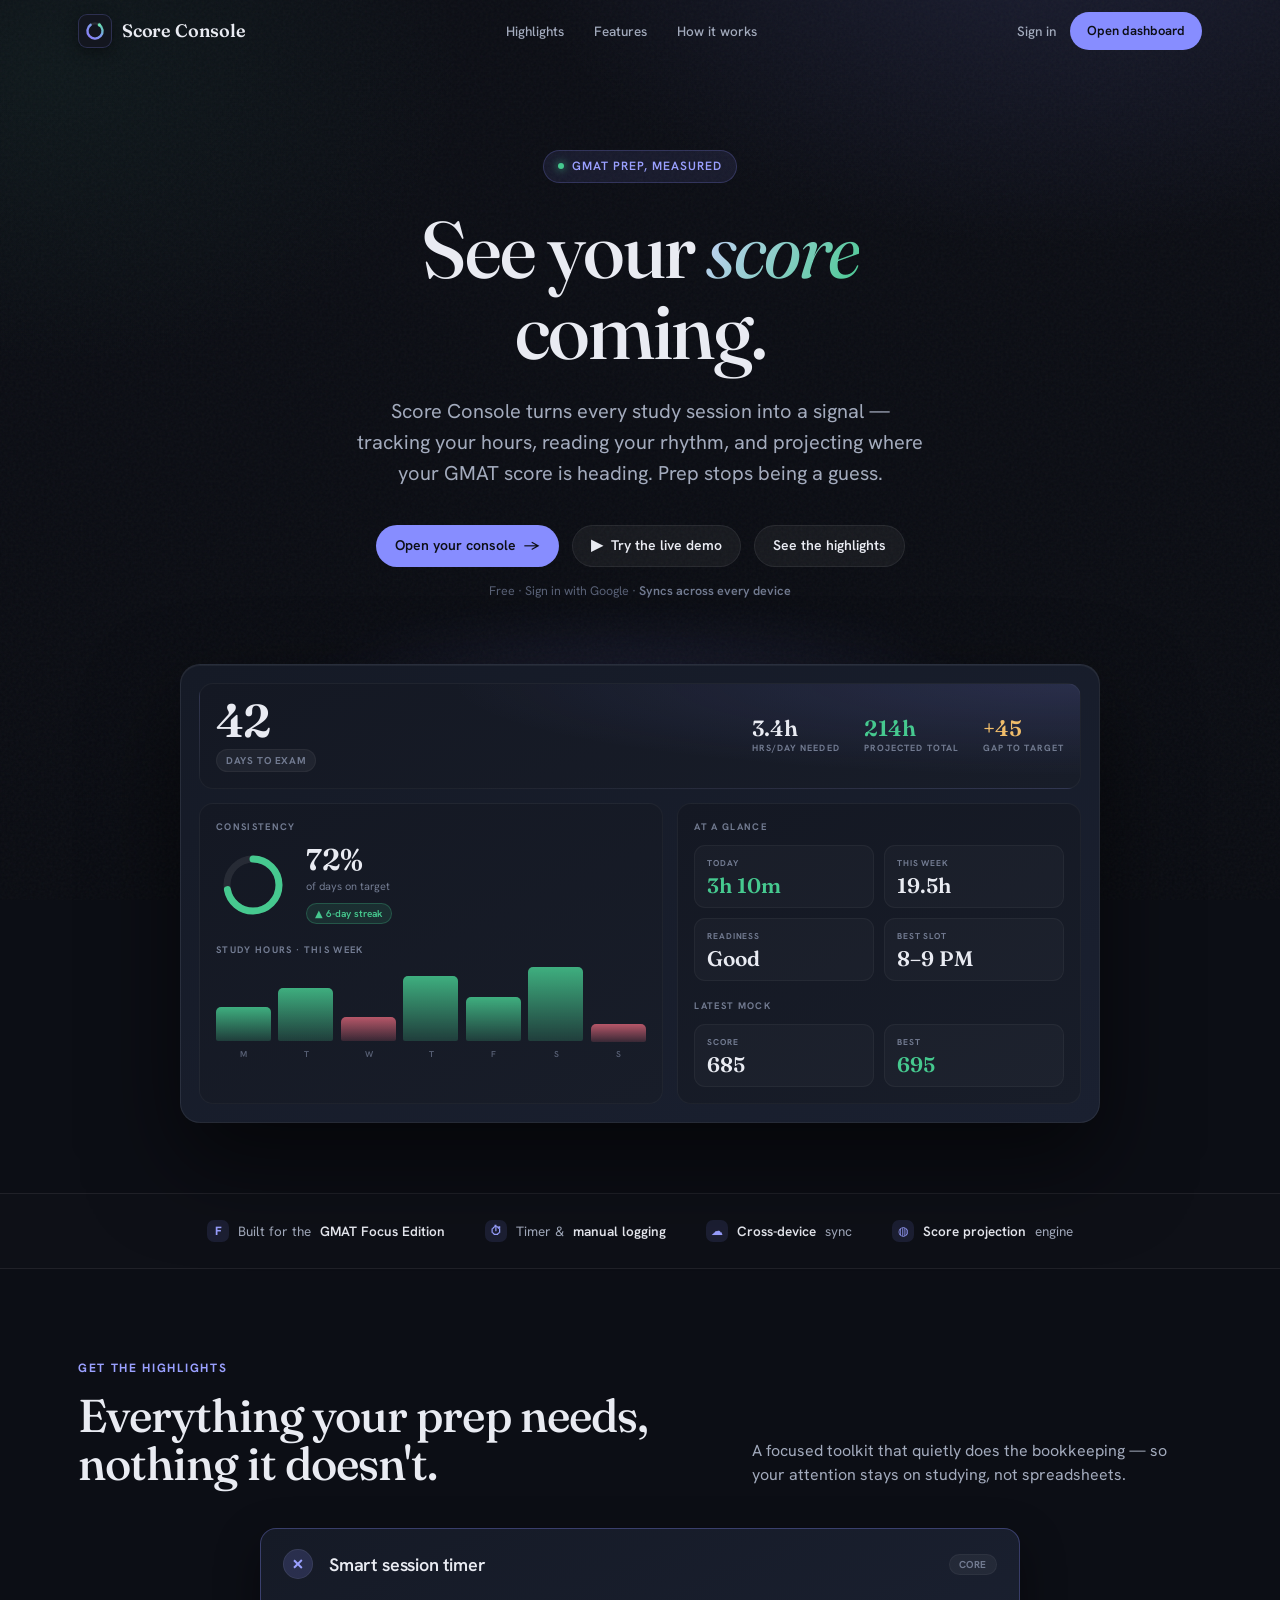
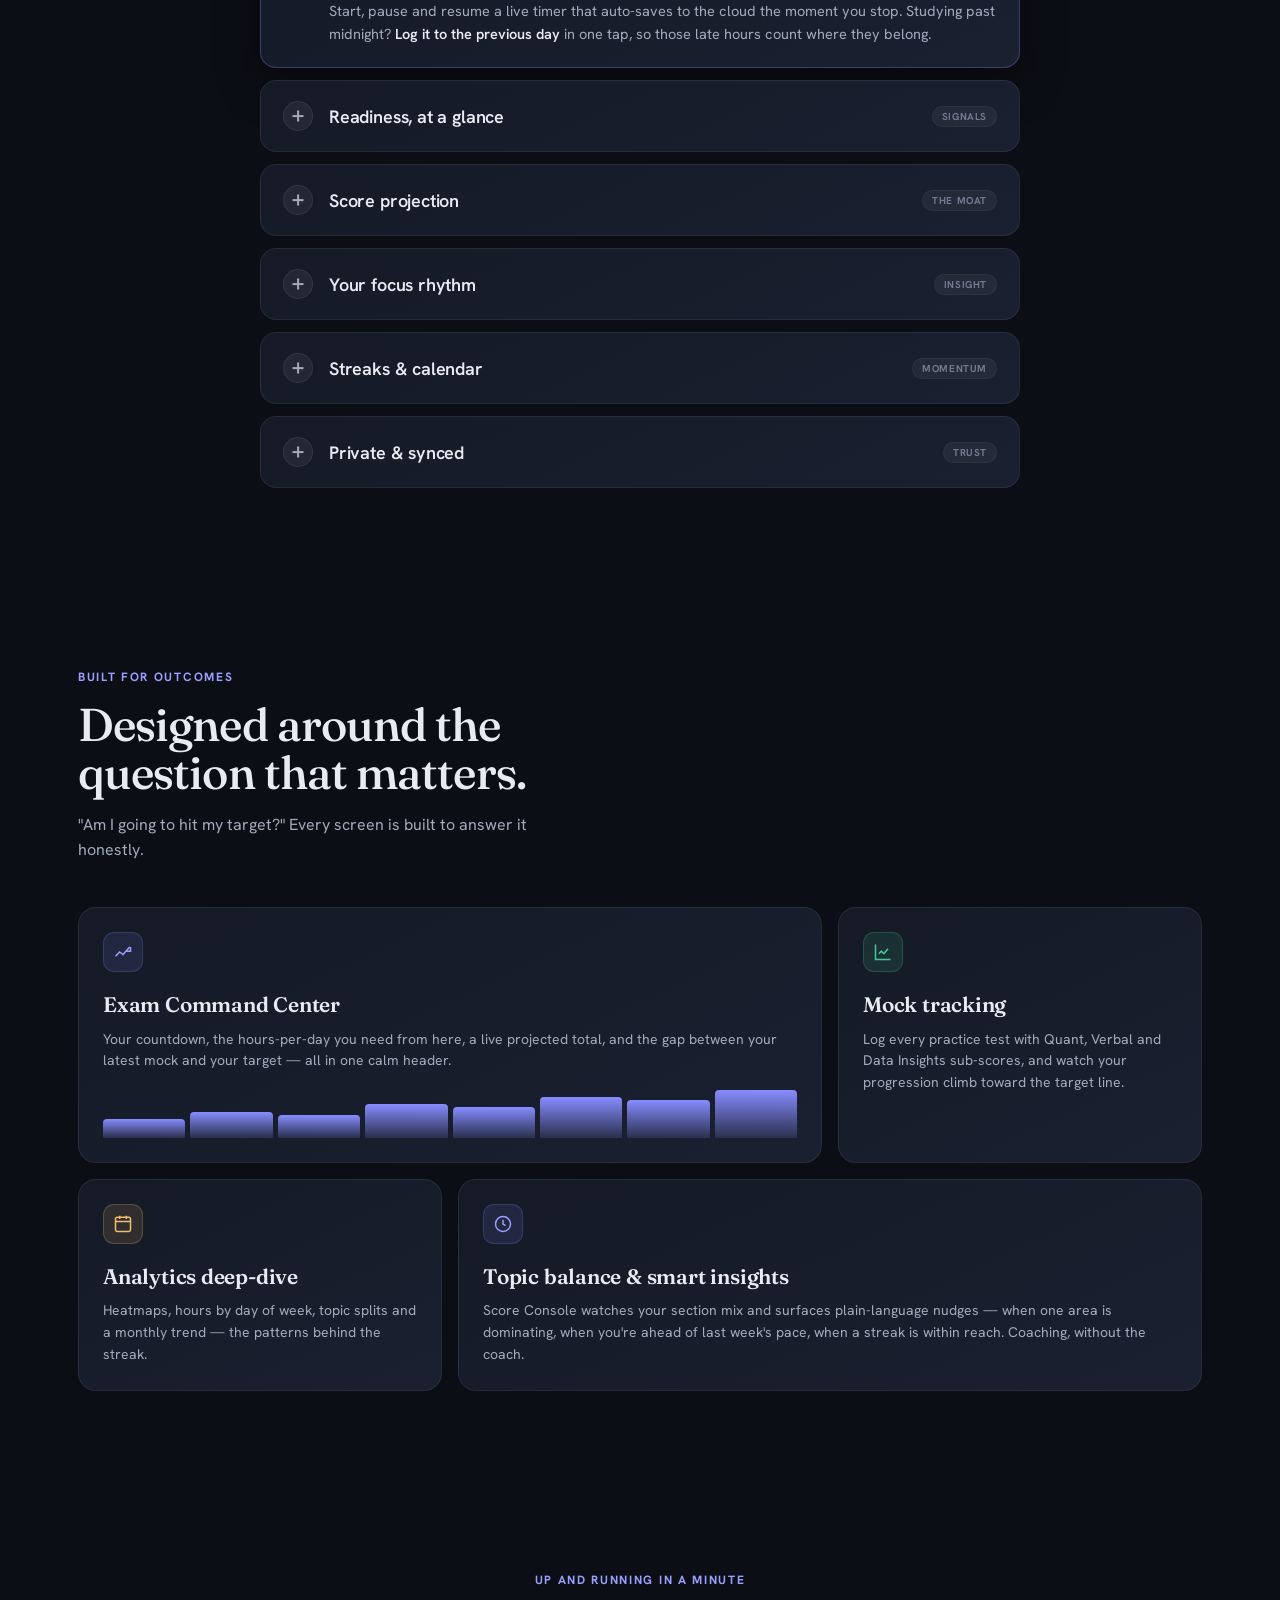
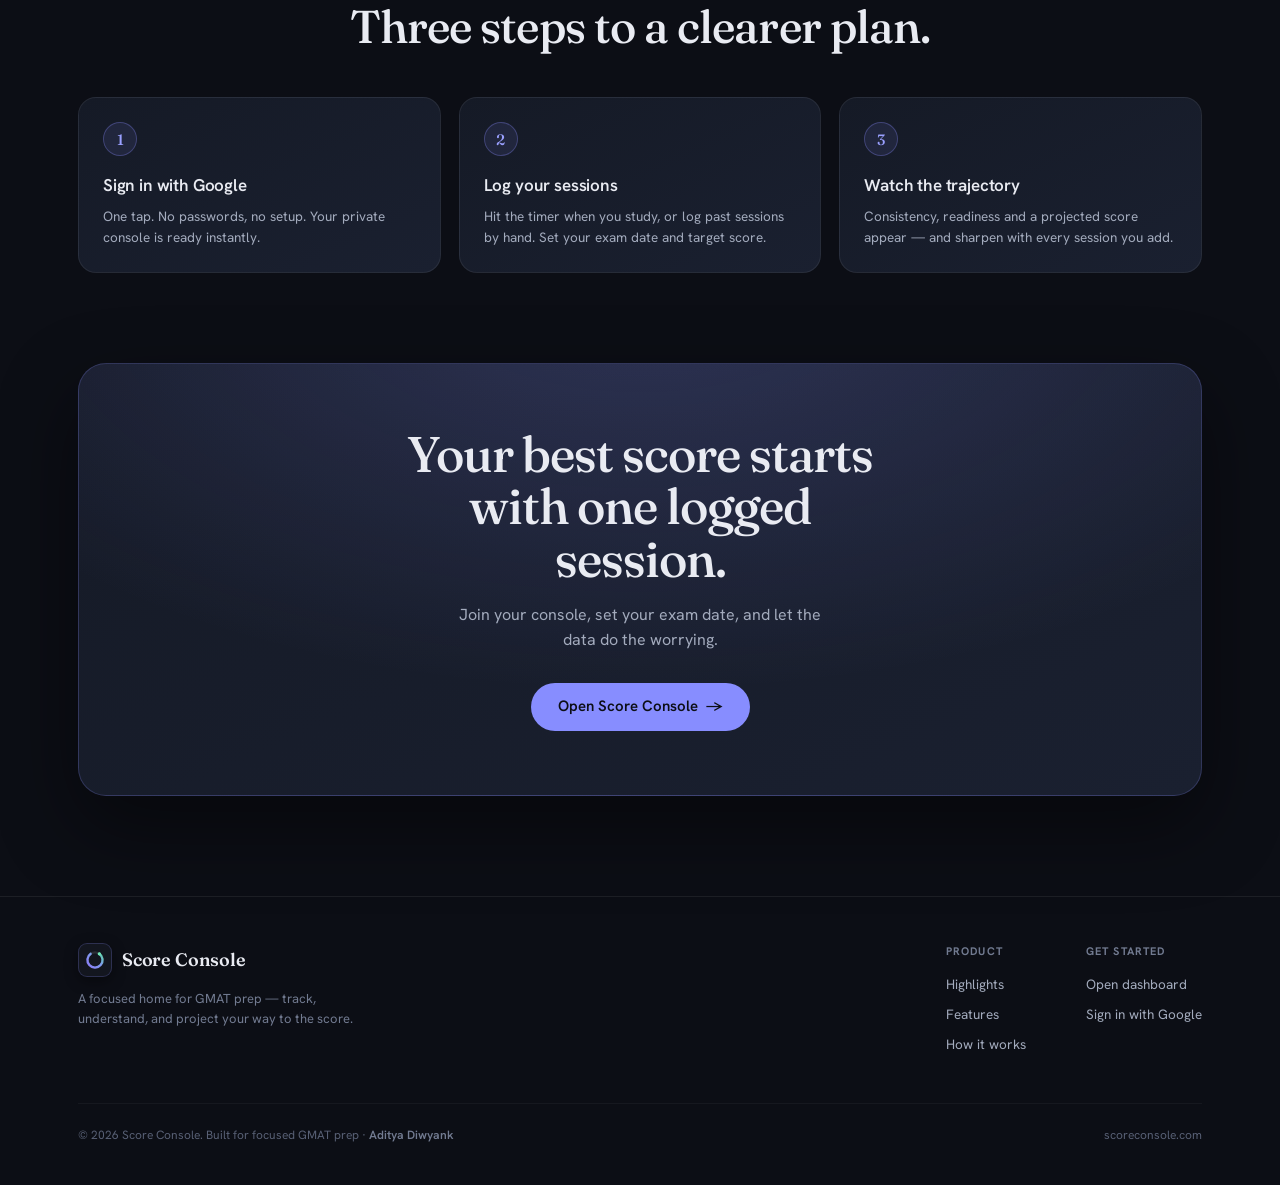
<file: index.html>
<!DOCTYPE html>
<html lang="en">
<head>
<meta charset="UTF-8">
<meta name="viewport" content="width=device-width, initial-scale=1.0">
<title>Score Console — See your GMAT score coming</title>
<meta name="description" content="Score Console tracks every study session, reads your rhythm, and projects where your GMAT score is heading.">
<!-- Open Graph / link sharing -->
<meta property="og:type" content="website">
<meta property="og:site_name" content="Score Console">
<meta property="og:title" content="Score Console — See your GMAT score coming">
<meta property="og:description" content="Track every study session, read your rhythm, and project where your GMAT score is heading.">
<meta property="og:url" content="https://scoreconsole.com/">
<meta property="og:image" content="https://scoreconsole.com/og.png">
<meta property="og:image:width" content="1200">
<meta property="og:image:height" content="630">
<meta property="og:image:alt" content="Score Console — GMAT prep tracker">
<meta name="twitter:card" content="summary_large_image">
<meta name="twitter:title" content="Score Console — See your GMAT score coming">
<meta name="twitter:description" content="Track every study session, read your rhythm, and project your GMAT score.">
<meta name="twitter:image" content="https://scoreconsole.com/og.png">
<meta name="theme-color" content="#0c0e15">
<link rel="icon" type="image/svg+xml" href="data:image/svg+xml,%3Csvg xmlns='http://www.w3.org/2000/svg' viewBox='0 0 32 32'%3E%3Cdefs%3E%3ClinearGradient id='r' x1='6' y1='26' x2='26' y2='6' gradientUnits='userSpaceOnUse'%3E%3Cstop stop-color='%238b7cf8'/%3E%3Cstop offset='1' stop-color='%235fd9a8'/%3E%3C/linearGradient%3E%3C/defs%3E%3Crect width='32' height='32' rx='8' fill='%2313161f'/%3E%3Ccircle cx='16' cy='16' r='9' fill='none' stroke='rgba(255,255,255,0.12)' stroke-width='3'/%3E%3Cpath d='M21.2 8.4 A 9 9 0 1 1 10.8 8.4' fill='none' stroke='url(%23r)' stroke-width='3' stroke-linecap='round'/%3E%3Ccircle cx='21.2' cy='8.4' r='2' fill='%235fd9a8'/%3E%3C/svg%3E">
<link rel="preconnect" href="https://fonts.googleapis.com">
<link rel="preconnect" href="https://fonts.gstatic.com" crossorigin>
<link href="https://fonts.googleapis.com/css2?family=Fraunces:opsz,wght@9..144,400;9..144,500;9..144,600&family=Hanken+Grotesk:wght@400;500;600;700&display=swap" rel="stylesheet">
<style>
*,*::before,*::after{box-sizing:border-box;margin:0;padding:0}
:root{
  --bg:#0c0e15;
  --bg-2:#0d1018;
  --surface:linear-gradient(155deg,#151a26,#1a2030);
  --surface-2:linear-gradient(155deg,#141823,#181d29);
  --border:rgba(255,255,255,0.07);
  --border-soft:rgba(255,255,255,0.045);
  --text:#e9ebf2;
  --text-2:#a3abbd;
  --text-3:#727b91;
  --text-4:#586075;
  --accent:#878dff;
  --accent-bright:#9aa0ff;
  --green:#46c98f;
  --amber:#f0bd6a;
  --maxw:1180px;
  --ease:cubic-bezier(.4,0,.2,1);
  --spring:cubic-bezier(.34,1.56,.64,1);
}
html{scroll-behavior:smooth;-webkit-text-size-adjust:100%}
body{
  font-family:'Hanken Grotesk',system-ui,sans-serif;
  background:var(--bg);
  color:var(--text);
  line-height:1.55;
  -webkit-font-smoothing:antialiased;
  overflow-x:hidden;
  font-variant-numeric:tabular-nums;
}
body::before{
  content:'';position:fixed;inset:0;z-index:-2;
  background:
    radial-gradient(900px 560px at 82% -10%, rgba(135,141,255,0.13), transparent 60%),
    radial-gradient(760px 540px at 4% 8%, rgba(70,201,143,0.055), transparent 55%),
    linear-gradient(180deg,#0c0e15,#0a0c12);
}
body::after{
  content:'';position:fixed;inset:0;z-index:-1;pointer-events:none;opacity:.04;
  background-image:url("data:image/svg+xml,%3Csvg viewBox='0 0 400 400' xmlns='http://www.w3.org/2000/svg'%3E%3Cfilter id='n'%3E%3CfeTurbulence type='fractalNoise' baseFrequency='0.8' numOctaves='4'/%3E%3C/filter%3E%3Crect width='100%25' height='100%25' filter='url(%23n)'/%3E%3C/svg%3E");
}
a{color:inherit;text-decoration:none}
.wrap{max-width:var(--maxw);margin:0 auto;padding:0 28px}
@media(max-width:560px){.wrap{padding:0 20px}}

/* ── NAV ── */
.nav{
  position:fixed;top:0;left:0;right:0;z-index:50;
  transition:background .3s var(--ease),border-color .3s var(--ease),backdrop-filter .3s;
  border-bottom:1px solid transparent;
}
.nav.scrolled{
  background:rgba(11,13,20,0.72);
  backdrop-filter:blur(20px) saturate(160%);
  -webkit-backdrop-filter:blur(20px) saturate(160%);
  border-bottom-color:var(--border);
}
.nav-inner{display:flex;align-items:center;justify-content:space-between;height:62px}
.brand{display:flex;align-items:center;gap:10px}
.brand-mark{
  width:34px;height:34px;border-radius:9px;background:#13161f;flex-shrink:0;
  display:flex;align-items:center;justify-content:center;
  box-shadow:inset 0 0 0 1px rgba(135,141,255,0.22),0 4px 14px rgba(0,0,0,0.4);
}
.brand-mark svg{width:22px;height:22px}
.brand-arc{stroke-dasharray:100;stroke-dashoffset:100;animation:draw 1.1s var(--ease) .25s forwards}
.brand-dot{opacity:0;transform-box:fill-box;transform-origin:center;animation:pop .45s var(--spring) 1.25s forwards}
@keyframes draw{to{stroke-dashoffset:0}}
@keyframes pop{from{opacity:0;transform:scale(.3)}to{opacity:1;transform:scale(1)}}
.brand-name{font-family:'Fraunces',serif;font-weight:600;font-size:18px;letter-spacing:-0.01em}
.nav-links{display:flex;align-items:center;gap:30px}
.nav-links a{font-size:13.5px;font-weight:500;color:var(--text-2);transition:color .15s}
.nav-links a:hover{color:var(--text)}
.nav-cta{display:flex;align-items:center;gap:14px}
.nav-signin{font-size:13.5px;font-weight:500;color:var(--text-2);transition:color .15s}
.nav-signin:hover{color:var(--text)}
@media(max-width:780px){.nav-links{display:none}.nav-signin{display:none}}

.btn{
  display:inline-flex;align-items:center;justify-content:center;gap:8px;
  font-family:'Hanken Grotesk',sans-serif;font-weight:600;font-size:14px;
  padding:0 18px;height:42px;border-radius:100px;cursor:pointer;border:1px solid transparent;
  transition:transform .2s var(--spring),box-shadow .2s,background .2s,border-color .2s;
  white-space:nowrap;
}
.btn-primary{background:var(--accent);color:#0c0e15}
.btn-primary:hover{background:var(--accent-bright);transform:translateY(-2px);box-shadow:0 10px 30px rgba(135,141,255,0.35)}
.btn-ghost{background:rgba(255,255,255,0.05);color:var(--text);border-color:var(--border)}
.btn-ghost:hover{background:rgba(255,255,255,0.09);border-color:rgba(255,255,255,0.14);transform:translateY(-2px)}
.btn-sm{height:38px;font-size:13px;padding:0 16px}
.btn .arr{transition:transform .2s var(--ease)}
.btn:hover .arr{transform:translateX(3px)}

/* ── HERO ── */
.hero{position:relative;padding:150px 0 70px;text-align:center}
.eyebrow{
  display:inline-flex;align-items:center;gap:8px;
  font-size:12px;font-weight:600;letter-spacing:0.08em;text-transform:uppercase;
  color:var(--accent-bright);
  background:rgba(135,141,255,0.10);border:1px solid rgba(135,141,255,0.22);
  padding:6px 14px;border-radius:100px;margin-bottom:26px;
}
.eyebrow .dot{width:6px;height:6px;border-radius:50%;background:var(--green);box-shadow:0 0 8px var(--green)}
h1{
  font-family:'Fraunces',serif;font-weight:500;letter-spacing:-0.025em;line-height:1.02;
  font-size:clamp(40px,7vw,80px);color:var(--text);
  max-width:14ch;margin:0 auto 24px;
}
h1 .em{font-style:italic;font-weight:400;background:linear-gradient(120deg,#cfd2ff,var(--green));-webkit-background-clip:text;background-clip:text;-webkit-text-fill-color:transparent;color:transparent}
.lede{font-size:clamp(16px,2.1vw,20px);color:var(--text-2);max-width:52ch;margin:0 auto 36px;line-height:1.55}
.hero-cta{display:flex;gap:13px;justify-content:center;flex-wrap:wrap;margin-bottom:14px}
.hero-note{font-size:12.5px;color:var(--text-4)}
.hero-note b{color:var(--text-3);font-weight:600}

.hero .eyebrow,.hero h1,.hero .lede,.hero .hero-cta,.hero .hero-note,.hero .preview{
  opacity:0;transform:translateY(18px);animation:rise .8s var(--ease) forwards;
}
.hero h1{animation-delay:.08s}
.hero .lede{animation-delay:.16s}
.hero .hero-cta{animation-delay:.24s}
.hero .hero-note{animation-delay:.30s}
.hero .preview{animation-delay:.38s;transform:translateY(34px)}
@keyframes rise{to{opacity:1;transform:translateY(0)}}

/* ── PRODUCT PREVIEW ── */
.preview{
  position:relative;max-width:920px;margin:64px auto 0;
}
.preview::before{
  content:'';position:absolute;inset:-8% -4% -22%;z-index:-1;
  background:radial-gradient(ellipse 60% 55% at 50% 30%,rgba(135,141,255,0.22),transparent 70%);
  filter:blur(20px);animation:glowpulse 7s ease-in-out infinite;
}
@keyframes glowpulse{0%,100%{opacity:.7;transform:scale(.98)}50%{opacity:1;transform:scale(1.04)}}
.console{
  position:relative;overflow:hidden;
  background:var(--surface);border:1px solid var(--border);border-radius:20px;
  padding:18px;box-shadow:0 40px 90px rgba(0,0,0,0.55),inset 0 1px 0 rgba(255,255,255,0.05);
  display:grid;grid-template-columns:1.15fr 1fr;gap:14px;text-align:left;
}
.console::after{
  content:'';position:absolute;top:0;bottom:0;left:-40%;width:34%;pointer-events:none;z-index:3;
  background:linear-gradient(100deg,transparent,rgba(255,255,255,0.06),transparent);
  transform:skewX(-12deg);
  animation:sweep 6.5s ease-in-out 2.2s infinite;
}
@keyframes sweep{0%{left:-45%}55%{left:135%}100%{left:135%}}
@media(max-width:680px){.console{grid-template-columns:1fr;padding:14px}}
.pcard{background:var(--surface-2);border:1px solid var(--border-soft);border-radius:14px;padding:16px}
.pcard-label{font-size:9.5px;font-weight:700;letter-spacing:0.14em;text-transform:uppercase;color:var(--text-3);margin-bottom:10px}
.p-exam{grid-column:1/-1;display:flex;align-items:center;gap:24px;flex-wrap:wrap;
  background:radial-gradient(130% 160% at 100% 0%,rgba(135,141,255,0.16),transparent 55%),var(--surface-2)}
.p-exam .num{font-family:'Fraunces',serif;font-weight:600;font-size:46px;line-height:.9;letter-spacing:-0.02em}
.p-exam .stat{display:flex;flex-direction:column;gap:3px}
.p-exam .stat .v{font-family:'Fraunces',serif;font-weight:600;font-size:22px;line-height:1}
.p-exam .stat .v.green{color:var(--green)}
.p-exam .stat .v.amber{color:var(--amber)}
.p-exam .stat .k{font-size:9px;font-weight:700;letter-spacing:0.12em;text-transform:uppercase;color:var(--text-3)}
.p-exam .spacer{flex:1;min-width:10px}
.p-ring{display:flex;align-items:center;gap:16px}
.p-ring svg{flex-shrink:0}
.ring-track{fill:none;stroke:rgba(255,255,255,0.08);stroke-width:7}
.ring-fill{fill:none;stroke:var(--green);stroke-width:7;stroke-linecap:round;transform:rotate(-90deg);transform-origin:center;
  stroke-dasharray:163;stroke-dashoffset:163;animation:ring 1.6s var(--ease) .9s forwards}
@keyframes ring{to{stroke-dashoffset:46}}
.p-ring .big{font-family:'Fraunces',serif;font-weight:600;font-size:30px;line-height:1}
.p-ring .sub{font-size:11px;color:var(--text-3);margin-top:3px}
.p-chart{display:flex;align-items:flex-end;gap:7px;height:74px;margin-top:4px}
.p-chart .bar{flex:1;border-radius:5px 5px 2px 2px;background:linear-gradient(180deg,rgba(70,201,143,.85),rgba(70,201,143,.2));transform-origin:bottom;animation:grow .9s var(--ease) both}
.p-chart .bar.low{background:linear-gradient(180deg,rgba(251,113,133,.7),rgba(251,113,133,.15))}
@keyframes grow{from{transform:scaleY(0)}}
.p-days{display:flex;gap:7px;margin-top:7px}
.p-days span{flex:1;text-align:center;font-size:8.5px;color:var(--text-4);font-weight:600}
.p-kpis{display:grid;grid-template-columns:1fr 1fr;gap:10px}
.p-kpi{background:rgba(255,255,255,0.025);border:1px solid var(--border-soft);border-radius:11px;padding:11px 12px}
.p-kpi .k{font-size:8.5px;font-weight:700;letter-spacing:0.1em;text-transform:uppercase;color:var(--text-3)}
.p-kpi .v{font-family:'Fraunces',serif;font-weight:600;font-size:21px;margin-top:5px;line-height:1}
.p-kpi .v.green{color:var(--green)}
.p-pill{display:inline-flex;align-items:center;gap:5px;font-size:10px;font-weight:600;color:var(--green);
  background:rgba(70,201,143,0.12);border:1px solid rgba(70,201,143,0.25);padding:2px 8px;border-radius:100px;margin-top:8px}

/* ── SECTION SCAFFOLD ── */
section{position:relative}
.sec-pad{padding:90px 0}
.kicker{font-size:12px;font-weight:700;letter-spacing:0.14em;text-transform:uppercase;color:var(--accent-bright);margin-bottom:14px}
.sec-title{font-family:'Fraunces',serif;font-weight:500;letter-spacing:-0.02em;line-height:1.05;font-size:clamp(28px,4.4vw,46px)}
.sec-lede{font-size:16px;color:var(--text-2);max-width:50ch;margin-top:16px}

.reveal{opacity:0;transform:translateY(26px);transition:opacity .7s var(--ease),transform .7s var(--ease)}
.reveal.in{opacity:1;transform:none}

/* ── TRUST STRIP ── */
.strip{border-top:1px solid var(--border);border-bottom:1px solid var(--border);background:rgba(255,255,255,0.012)}
.strip-inner{display:flex;flex-wrap:wrap;gap:14px 40px;justify-content:center;padding:26px 0}
.strip-item{display:flex;align-items:center;gap:9px;font-size:13.5px;color:var(--text-2)}
.strip-item .ic{width:22px;height:22px;border-radius:7px;display:flex;align-items:center;justify-content:center;
  background:rgba(135,141,255,0.12);color:var(--accent-bright);font-size:12px;font-weight:800}
.strip-item b{color:var(--text);font-weight:600}

/* ── ACCORDION ── */
.hl-head{display:flex;align-items:flex-end;justify-content:space-between;gap:24px;flex-wrap:wrap;margin-bottom:40px}
.acc{display:flex;flex-direction:column;gap:12px;max-width:760px;margin:0 auto}
.acc-item{
  background:var(--surface);border:1px solid var(--border);border-radius:16px;overflow:hidden;
  transition:border-color .25s,box-shadow .25s,background .25s;
}
.acc-item.open{border-color:rgba(135,141,255,0.30);box-shadow:0 16px 44px rgba(0,0,0,0.4)}
.acc-btn{
  width:100%;display:flex;align-items:center;gap:16px;
  padding:20px 22px;background:none;border:none;cursor:pointer;text-align:left;color:var(--text);
  font-family:'Hanken Grotesk',sans-serif;
}
.acc-plus{
  width:30px;height:30px;border-radius:50%;flex-shrink:0;position:relative;
  background:rgba(255,255,255,0.06);border:1px solid var(--border);transition:background .25s,transform .35s var(--spring);
}
.acc-plus::before,.acc-plus::after{content:'';position:absolute;top:50%;left:50%;background:var(--text-2);transition:transform .3s var(--ease),background .25s}
.acc-plus::before{width:11px;height:1.8px;transform:translate(-50%,-50%)}
.acc-plus::after{width:1.8px;height:11px;transform:translate(-50%,-50%)}
.acc-item.open .acc-plus{background:rgba(135,141,255,0.18);transform:rotate(135deg)}
.acc-item.open .acc-plus::before,.acc-item.open .acc-plus::after{background:var(--accent-bright)}
.acc-title{font-size:18px;font-weight:600;letter-spacing:-0.01em;flex:1}
.acc-tag{font-size:10px;font-weight:700;letter-spacing:0.06em;text-transform:uppercase;color:var(--text-3);
  background:rgba(255,255,255,0.05);border:1px solid var(--border-soft);padding:3px 9px;border-radius:100px}
.acc-panel{max-height:0;overflow:hidden;transition:max-height .4s var(--ease)}
.acc-body{padding:0 22px 22px 68px;font-size:14.5px;color:var(--text-2);line-height:1.6}
@media(max-width:560px){.acc-body{padding:0 22px 22px 22px}}
.acc-body b{color:var(--text);font-weight:600}

/* ── BENTO ── */
.bento{display:grid;grid-template-columns:repeat(3,1fr);gap:16px}
@media(max-width:900px){.bento{grid-template-columns:1fr 1fr}}
@media(max-width:600px){.bento{grid-template-columns:1fr}}
.bento .b-wide{grid-column:span 2}
@media(max-width:600px){.bento .b-wide{grid-column:span 1}}
.fcard{
  background:var(--surface);border:1px solid var(--border);border-radius:18px;padding:24px;
  position:relative;overflow:hidden;transition:transform .3s var(--spring),border-color .25s,box-shadow .25s;
}
.fcard:hover{transform:translateY(-4px);border-color:rgba(135,141,255,0.22);box-shadow:0 20px 50px rgba(0,0,0,0.4)}
.fcard h3{font-family:'Fraunces',serif;font-weight:600;font-size:21px;letter-spacing:-0.01em;margin-bottom:8px}
.fcard p{font-size:14px;color:var(--text-2);line-height:1.55}
.f-ic{width:40px;height:40px;border-radius:11px;display:flex;align-items:center;justify-content:center;margin-bottom:16px;
  background:rgba(135,141,255,0.12);border:1px solid rgba(135,141,255,0.2)}
.f-ic svg{width:20px;height:20px;stroke:var(--accent-bright);fill:none;stroke-width:1.8}
.f-ic.green{background:rgba(70,201,143,0.12);border-color:rgba(70,201,143,0.22)}
.f-ic.green svg{stroke:var(--green)}
.f-ic.amber{background:rgba(240,189,106,0.12);border-color:rgba(240,189,106,0.22)}
.f-ic.amber svg{stroke:var(--amber)}
.f-spark{display:flex;align-items:flex-end;gap:5px;height:48px;margin-top:18px}
.f-spark span{flex:1;border-radius:4px 4px 1px 1px;background:linear-gradient(180deg,var(--accent),rgba(135,141,255,.15))}

/* ── HOW IT WORKS ── */
.steps{display:grid;grid-template-columns:repeat(3,1fr);gap:18px;margin-top:46px}
@media(max-width:760px){.steps{grid-template-columns:1fr}}
.step{position:relative;padding:24px;border:1px solid var(--border);border-radius:18px;background:var(--surface)}
.step-n{font-family:'Fraunces',serif;font-weight:500;font-size:15px;color:var(--accent-bright);
  width:34px;height:34px;border-radius:50%;display:flex;align-items:center;justify-content:center;
  border:1px solid rgba(135,141,255,0.3);background:rgba(135,141,255,0.1);margin-bottom:16px}
.step h4{font-size:17px;font-weight:600;margin-bottom:7px;letter-spacing:-0.01em}
.step p{font-size:13.5px;color:var(--text-2);line-height:1.55}

/* ── FINAL CTA ── */
.cta-band{position:relative;border-radius:28px;overflow:hidden;padding:64px 32px;text-align:center;
  background:radial-gradient(120% 160% at 50% -20%,rgba(135,141,255,0.22),transparent 60%),var(--surface);
  border:1px solid rgba(135,141,255,0.22);box-shadow:0 30px 80px rgba(0,0,0,0.45)}
.cta-band h2{font-family:'Fraunces',serif;font-weight:500;letter-spacing:-0.02em;line-height:1.05;font-size:clamp(30px,4.6vw,50px);max-width:16ch;margin:0 auto 18px}
.cta-band p{font-size:16px;color:var(--text-2);max-width:44ch;margin:0 auto 30px}

/* ── FOOTER ── */
footer{border-top:1px solid var(--border);padding:46px 0 40px;margin-top:90px}
.foot-inner{display:flex;align-items:flex-start;justify-content:space-between;gap:28px;flex-wrap:wrap}
.foot-brand{max-width:300px}
.foot-brand .brand{margin-bottom:12px}
.foot-brand p{font-size:13px;color:var(--text-3);line-height:1.6}
.foot-cols{display:flex;gap:60px;flex-wrap:wrap}
.foot-col h5{font-size:11px;font-weight:700;letter-spacing:0.1em;text-transform:uppercase;color:var(--text-3);margin-bottom:14px}
.foot-col a{display:block;font-size:13.5px;color:var(--text-2);margin-bottom:9px;transition:color .15s}
.foot-col a:hover{color:var(--text)}
.foot-bottom{margin-top:40px;padding-top:22px;border-top:1px solid var(--border-soft);
  display:flex;justify-content:space-between;gap:16px;flex-wrap:wrap;font-size:12px;color:var(--text-4)}
.foot-bottom b{color:var(--text-3);font-weight:600}

@media(prefers-reduced-motion:reduce){
  *{animation:none!important;transition:none!important}
  .reveal{opacity:1;transform:none}
  .ring-fill{stroke-dashoffset:46}
}
</style>
</head>
<body>

<!-- NAV -->
<nav class="nav" id="nav">
  <div class="wrap nav-inner">
    <a class="brand" href="#top" aria-label="Score Console home">
      <span class="brand-mark">
        <svg viewBox="0 0 32 32" xmlns="http://www.w3.org/2000/svg"><defs><linearGradient id="bg1" x1="6" y1="26" x2="26" y2="6" gradientUnits="userSpaceOnUse"><stop stop-color="#8b7cf8"/><stop offset=".55" stop-color="#7e9bf0"/><stop offset="1" stop-color="#5fd9a8"/></linearGradient></defs><circle cx="16" cy="16" r="11" fill="none" stroke="rgba(255,255,255,0.1)" stroke-width="3.4"/><path class="brand-arc" d="M22.3 7 A 11 11 0 1 1 9.7 7" fill="none" stroke="url(#bg1)" stroke-width="3.4" stroke-linecap="round" pathLength="100"/><circle class="brand-dot" cx="22.3" cy="7" r="2.4" fill="#6fe7b6"/></svg>
      </span>
      <span class="brand-name">Score Console</span>
    </a>
    <div class="nav-links">
      <a href="#highlights">Highlights</a>
      <a href="#features">Features</a>
      <a href="#how">How it works</a>
    </div>
    <div class="nav-cta">
      <a class="nav-signin" href="https://scoreconsole.com/app.html">Sign in</a>
      <a class="btn btn-primary btn-sm" href="https://scoreconsole.com/app.html">Open dashboard</a>
    </div>
  </div>
</nav>

<!-- HERO -->
<header class="hero" id="top">
  <div class="wrap">
    <span class="eyebrow"><span class="dot"></span> GMAT prep, measured</span>
    <h1>See your <span class="em">score</span> coming.</h1>
    <p class="lede">Score Console turns every study session into a signal — tracking your hours, reading your rhythm, and projecting where your GMAT score is heading. Prep stops being a guess.</p>
    <div class="hero-cta">
      <a class="btn btn-primary" href="https://scoreconsole.com/app.html">Open your console <span class="arr">→</span></a>
      <a class="btn btn-ghost" href="app.html?demo=1"><span style="font-size:15px">▶</span> Try the live demo</a>
      <a class="btn btn-ghost" href="#highlights">See the highlights</a>
    </div>
    <p class="hero-note">Free · Sign in with Google · <b>Syncs across every device</b></p>

    <!-- CSS PRODUCT PREVIEW -->
    <div class="preview" aria-hidden="true">
      <div class="console">
        <div class="pcard p-exam">
          <div><div class="num">42</div><div class="acc-tag" style="margin-top:7px;display:inline-block">days to exam</div></div>
          <div class="spacer"></div>
          <div class="stat"><span class="v">3.4h</span><span class="k">hrs/day needed</span></div>
          <div class="stat"><span class="v green">214h</span><span class="k">projected total</span></div>
          <div class="stat"><span class="v amber">+45</span><span class="k">gap to target</span></div>
        </div>
        <div class="pcard">
          <div class="pcard-label">Consistency</div>
          <div class="p-ring">
            <svg width="74" height="74" viewBox="0 0 74 74"><circle class="ring-track" cx="37" cy="37" r="26"/><circle class="ring-fill" cx="37" cy="37" r="26"/></svg>
            <div><div class="big">72%</div><div class="sub">of days on target</div><span class="p-pill">▲ 6-day streak</span></div>
          </div>
          <div class="pcard-label" style="margin-top:18px">Study hours · this week</div>
          <div class="p-chart">
            <div class="bar" style="height:46%;animation-delay:.9s"></div>
            <div class="bar" style="height:72%;animation-delay:.97s"></div>
            <div class="bar low" style="height:33%;animation-delay:1.04s"></div>
            <div class="bar" style="height:88%;animation-delay:1.11s"></div>
            <div class="bar" style="height:60%;animation-delay:1.18s"></div>
            <div class="bar" style="height:100%;animation-delay:1.25s"></div>
            <div class="bar low" style="height:24%;animation-delay:1.32s"></div>
          </div>
          <div class="p-days"><span>M</span><span>T</span><span>W</span><span>T</span><span>F</span><span>S</span><span>S</span></div>
        </div>
        <div class="pcard">
          <div class="pcard-label">At a glance</div>
          <div class="p-kpis">
            <div class="p-kpi"><div class="k">Today</div><div class="v green">3h 10m</div></div>
            <div class="p-kpi"><div class="k">This week</div><div class="v">19.5h</div></div>
            <div class="p-kpi"><div class="k">Readiness</div><div class="v">Good</div></div>
            <div class="p-kpi"><div class="k">Best slot</div><div class="v">8–9 PM</div></div>
          </div>
          <div class="pcard-label" style="margin-top:18px">Latest mock</div>
          <div class="p-kpis">
            <div class="p-kpi"><div class="k">Score</div><div class="v">685</div></div>
            <div class="p-kpi"><div class="k">Best</div><div class="v green">695</div></div>
          </div>
        </div>
      </div>
    </div>
  </div>
</header>

<!-- TRUST STRIP -->
<div class="strip">
  <div class="wrap strip-inner">
    <div class="strip-item"><span class="ic">F</span> Built for the <b>GMAT Focus Edition</b></div>
    <div class="strip-item"><span class="ic">⏱</span> Timer &amp; <b>manual logging</b></div>
    <div class="strip-item"><span class="ic">☁</span> <b>Cross-device</b> sync</div>
    <div class="strip-item"><span class="ic">◍</span> <b>Score projection</b> engine</div>
  </div>
</div>

<!-- HIGHLIGHTS -->
<section class="sec-pad" id="highlights">
  <div class="wrap">
    <div class="hl-head reveal">
      <div>
        <div class="kicker">Get the highlights</div>
        <h2 class="sec-title">Everything your prep needs,<br>nothing it doesn't.</h2>
      </div>
      <p class="sec-lede">A focused toolkit that quietly does the bookkeeping — so your attention stays on studying, not spreadsheets.</p>
    </div>
    <div class="acc reveal" id="acc">
      <div class="acc-item open">
        <button class="acc-btn" aria-expanded="true"><span class="acc-plus"></span><span class="acc-title">Smart session timer</span><span class="acc-tag">Core</span></button>
        <div class="acc-panel"><div class="acc-body">Start, pause and resume a live timer that auto-saves to the cloud the moment you stop. Studying past midnight? <b>Log it to the previous day</b> in one tap, so those late hours count where they belong.</div></div>
      </div>
      <div class="acc-item">
        <button class="acc-btn" aria-expanded="false"><span class="acc-plus"></span><span class="acc-title">Readiness, at a glance</span><span class="acc-tag">Signals</span></button>
        <div class="acc-panel"><div class="acc-body">Four signature rings read your prep in a second: <b>Readiness</b>, <b>Weekly Pace</b>, <b>Focus</b> and a <b>Burnout meter</b> that tells you when to push and when to rest.</div></div>
      </div>
      <div class="acc-item">
        <button class="acc-btn" aria-expanded="false"><span class="acc-plus"></span><span class="acc-title">Score projection</span><span class="acc-tag">The moat</span></button>
        <div class="acc-panel"><div class="acc-body">A heuristic engine turns your mock scores and study consistency into a <b>predicted score range</b> — with a confidence band that tightens as you log more data, and a clear read on your biggest lever.</div></div>
      </div>
      <div class="acc-item">
        <button class="acc-btn" aria-expanded="false"><span class="acc-plus"></span><span class="acc-title">Your focus rhythm</span><span class="acc-tag">Insight</span></button>
        <div class="acc-panel"><div class="acc-body">Click any day to open a <b>24-hour timeline</b> of when you actually studied. Score Console learns your best slot, your most consistent hour, and your longest unbroken focus session.</div></div>
      </div>
      <div class="acc-item">
        <button class="acc-btn" aria-expanded="false"><span class="acc-plus"></span><span class="acc-title">Streaks &amp; calendar</span><span class="acc-tag">Momentum</span></button>
        <div class="acc-panel"><div class="acc-body">A 30-day streak grid, a 12-week heatmap, and milestone celebrations keep the habit alive. The numbers make showing up feel like progress — because it is.</div></div>
      </div>
      <div class="acc-item">
        <button class="acc-btn" aria-expanded="false"><span class="acc-plus"></span><span class="acc-title">Private &amp; synced</span><span class="acc-tag">Trust</span></button>
        <div class="acc-panel"><div class="acc-body">Sign in with Google and your data is yours alone — <b>per-user, encrypted at rest</b>, and synced across laptop, tablet and phone. Delete anything to a recoverable trash, not the void.</div></div>
      </div>
    </div>
  </div>
</section>

<!-- BENTO FEATURES -->
<section class="sec-pad" id="features">
  <div class="wrap">
    <div class="reveal" style="margin-bottom:44px">
      <div class="kicker">Built for outcomes</div>
      <h2 class="sec-title">Designed around the<br>question that matters.</h2>
      <p class="sec-lede">"Am I going to hit my target?" Every screen is built to answer it honestly.</p>
    </div>
    <div class="bento">
      <div class="fcard b-wide reveal">
        <div class="f-ic"><svg viewBox="0 0 24 24"><path d="M3 17l5-5 4 3 8-9"/><path d="M21 6v5h-5"/></svg></div>
        <h3>Exam Command Center</h3>
        <p>Your countdown, the hours-per-day you need from here, a live projected total, and the gap between your latest mock and your target — all in one calm header.</p>
        <div class="f-spark"><span style="height:40%"></span><span style="height:55%"></span><span style="height:48%"></span><span style="height:70%"></span><span style="height:64%"></span><span style="height:85%"></span><span style="height:78%"></span><span style="height:100%"></span></div>
      </div>
      <div class="fcard reveal">
        <div class="f-ic green"><svg viewBox="0 0 24 24"><path d="M3 3v18h18"/><path d="M7 14l3-3 3 3 5-6"/></svg></div>
        <h3>Mock tracking</h3>
        <p>Log every practice test with Quant, Verbal and Data Insights sub-scores, and watch your progression climb toward the target line.</p>
      </div>
      <div class="fcard reveal">
        <div class="f-ic amber"><svg viewBox="0 0 24 24"><rect x="3" y="4" width="18" height="17" rx="2"/><path d="M3 9h18M8 2v4M16 2v4"/></svg></div>
        <h3>Analytics deep-dive</h3>
        <p>Heatmaps, hours by day of week, topic splits and a monthly trend — the patterns behind the streak.</p>
      </div>
      <div class="fcard b-wide reveal">
        <div class="f-ic"><svg viewBox="0 0 24 24"><circle cx="12" cy="12" r="9"/><path d="M12 7v5l3 2"/></svg></div>
        <h3>Topic balance &amp; smart insights</h3>
        <p>Score Console watches your section mix and surfaces plain-language nudges — when one area is dominating, when you're ahead of last week's pace, when a streak is within reach. Coaching, without the coach.</p>
      </div>
    </div>
  </div>
</section>

<!-- HOW IT WORKS -->
<section class="sec-pad" id="how">
  <div class="wrap">
    <div class="reveal" style="text-align:center">
      <div class="kicker">Up and running in a minute</div>
      <h2 class="sec-title">Three steps to a clearer plan.</h2>
    </div>
    <div class="steps">
      <div class="step reveal"><div class="step-n">1</div><h4>Sign in with Google</h4><p>One tap. No passwords, no setup. Your private console is ready instantly.</p></div>
      <div class="step reveal"><div class="step-n">2</div><h4>Log your sessions</h4><p>Hit the timer when you study, or log past sessions by hand. Set your exam date and target score.</p></div>
      <div class="step reveal"><div class="step-n">3</div><h4>Watch the trajectory</h4><p>Consistency, readiness and a projected score appear — and sharpen with every session you add.</p></div>
    </div>
  </div>
</section>

<!-- FINAL CTA -->
<section class="wrap" style="padding-bottom:10px">
  <div class="cta-band reveal">
    <h2>Your best score starts with one logged session.</h2>
    <p>Join your console, set your exam date, and let the data do the worrying.</p>
    <a class="btn btn-primary" href="https://scoreconsole.com/app.html" style="height:48px;padding:0 26px;font-size:15px">Open Score Console <span class="arr">→</span></a>
  </div>
</section>

<!-- FOOTER -->
<footer>
  <div class="wrap">
    <div class="foot-inner">
      <div class="foot-brand">
        <a class="brand" href="#top">
          <span class="brand-mark"><svg viewBox="0 0 32 32"><defs><linearGradient id="bg2" x1="6" y1="26" x2="26" y2="6" gradientUnits="userSpaceOnUse"><stop stop-color="#8b7cf8"/><stop offset=".55" stop-color="#7e9bf0"/><stop offset="1" stop-color="#5fd9a8"/></linearGradient></defs><circle cx="16" cy="16" r="11" fill="none" stroke="rgba(255,255,255,0.1)" stroke-width="3.4"/><path d="M22.3 7 A 11 11 0 1 1 9.7 7" fill="none" stroke="url(#bg2)" stroke-width="3.4" stroke-linecap="round"/><circle cx="22.3" cy="7" r="2.4" fill="#6fe7b6"/></svg></span>
          <span class="brand-name">Score Console</span>
        </a>
        <p>A focused home for GMAT prep — track, understand, and project your way to the score.</p>
      </div>
      <div class="foot-cols">
        <div class="foot-col">
          <h5>Product</h5>
          <a href="#highlights">Highlights</a>
          <a href="#features">Features</a>
          <a href="#how">How it works</a>
        </div>
        <div class="foot-col">
          <h5>Get started</h5>
          <a href="https://scoreconsole.com/app.html">Open dashboard</a>
          <a href="https://scoreconsole.com/app.html">Sign in with Google</a>
        </div>
      </div>
    </div>
    <div class="foot-bottom">
      <span>© <span id="yr"></span> Score Console. Built for focused GMAT prep · <b>Aditya Diwyank</b></span>
      <span>scoreconsole.com</span>
    </div>
  </div>
</footer>

<script>
var nav=document.getElementById('nav');
function onScroll(){ nav.classList.toggle('scrolled', window.scrollY>12); }
onScroll(); window.addEventListener('scroll',onScroll,{passive:true});

document.getElementById('acc').addEventListener('click',function(e){
  var btn=e.target.closest('.acc-btn'); if(!btn) return;
  var item=btn.parentElement;
  var panel=item.querySelector('.acc-panel');
  var isOpen=item.classList.contains('open');
  document.querySelectorAll('.acc-item').forEach(function(it){
    it.classList.remove('open');
    it.querySelector('.acc-btn').setAttribute('aria-expanded','false');
    it.querySelector('.acc-panel').style.maxHeight='0px';
  });
  if(!isOpen){
    item.classList.add('open');
    btn.setAttribute('aria-expanded','true');
    panel.style.maxHeight=panel.scrollHeight+'px';
  }
});
(function(){var f=document.querySelector('.acc-item.open .acc-panel'); if(f) f.style.maxHeight=f.scrollHeight+'px';})();
window.addEventListener('resize',function(){
  var o=document.querySelector('.acc-item.open .acc-panel'); if(o) o.style.maxHeight=o.scrollHeight+'px';
});

if('IntersectionObserver' in window){
  var io=new IntersectionObserver(function(entries){
    entries.forEach(function(en){ if(en.isIntersecting){ en.target.classList.add('in'); io.unobserve(en.target); } });
  },{threshold:0.12, rootMargin:'0px 0px -40px 0px'});
  document.querySelectorAll('.reveal').forEach(function(el){ io.observe(el); });
} else {
  document.querySelectorAll('.reveal').forEach(function(el){ el.classList.add('in'); });
}

document.getElementById('yr').textContent=new Date().getFullYear();
</script>
</body>
</html>
</file>
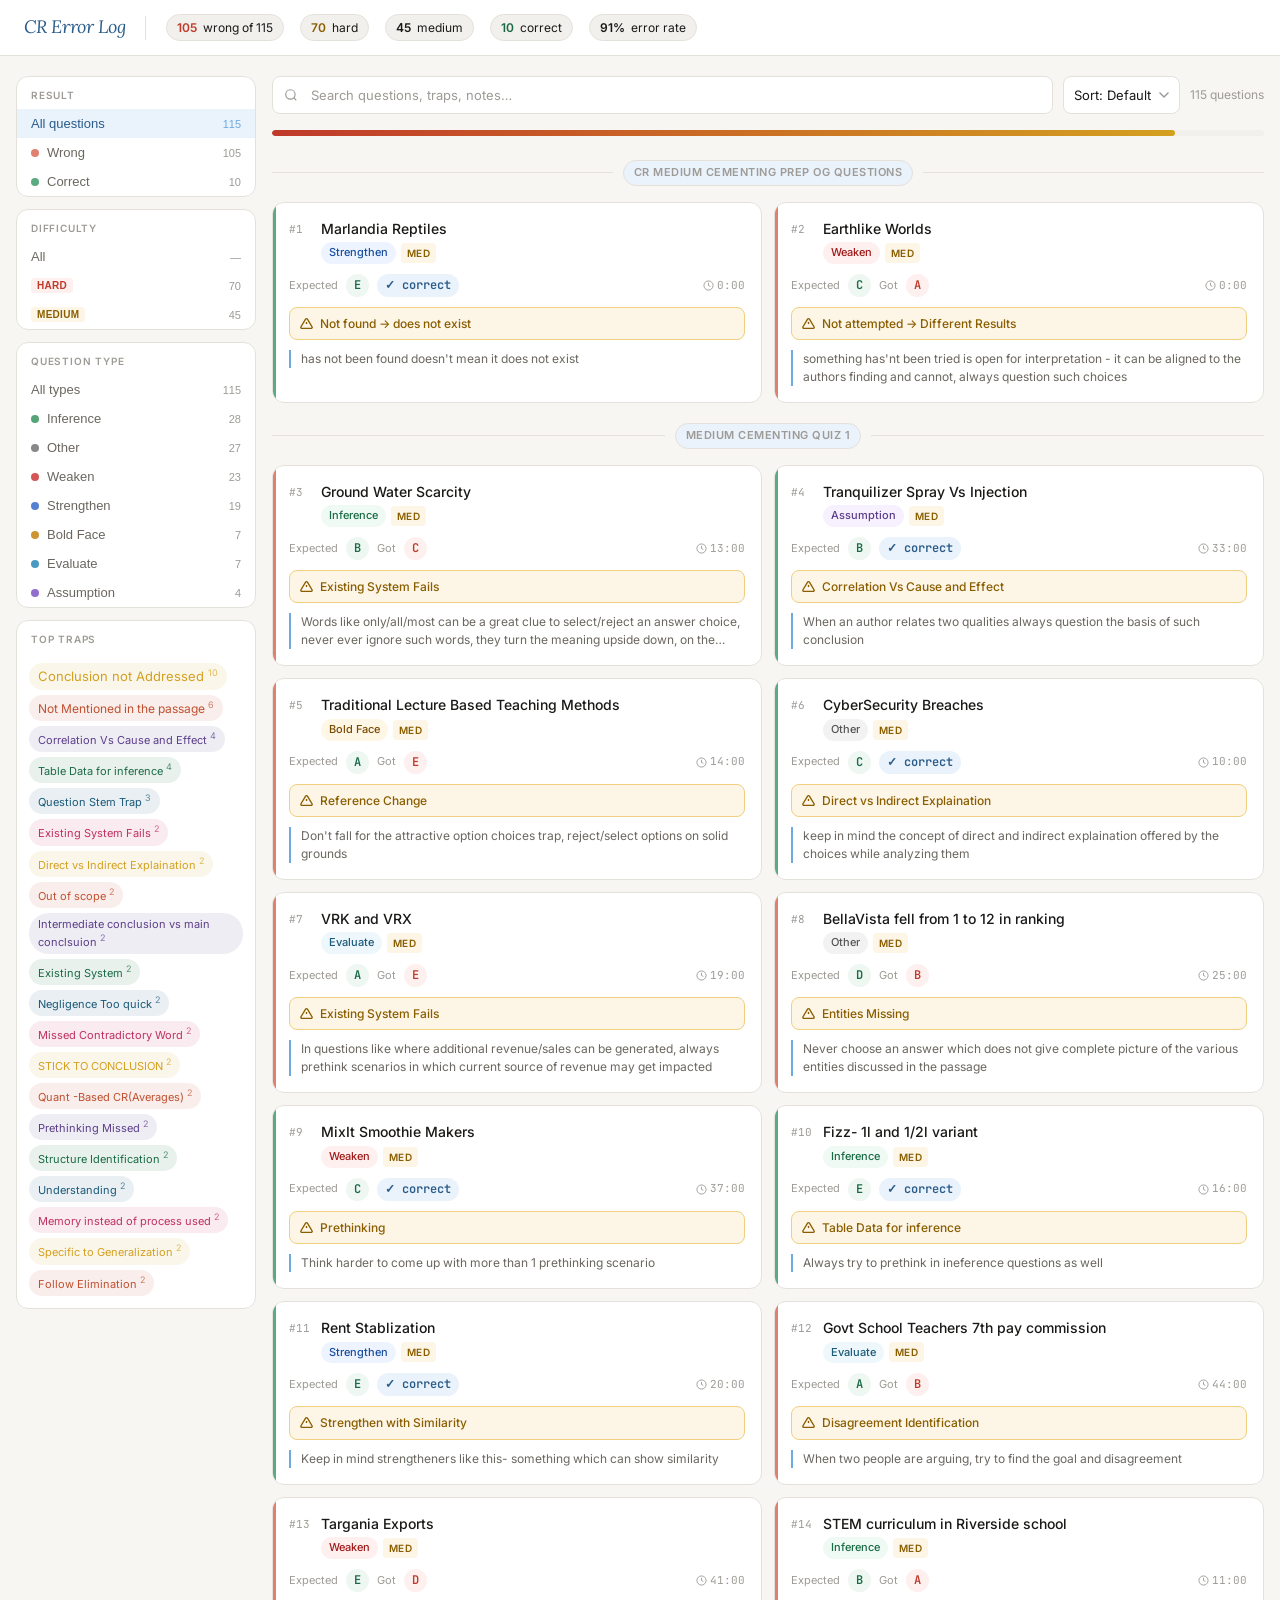
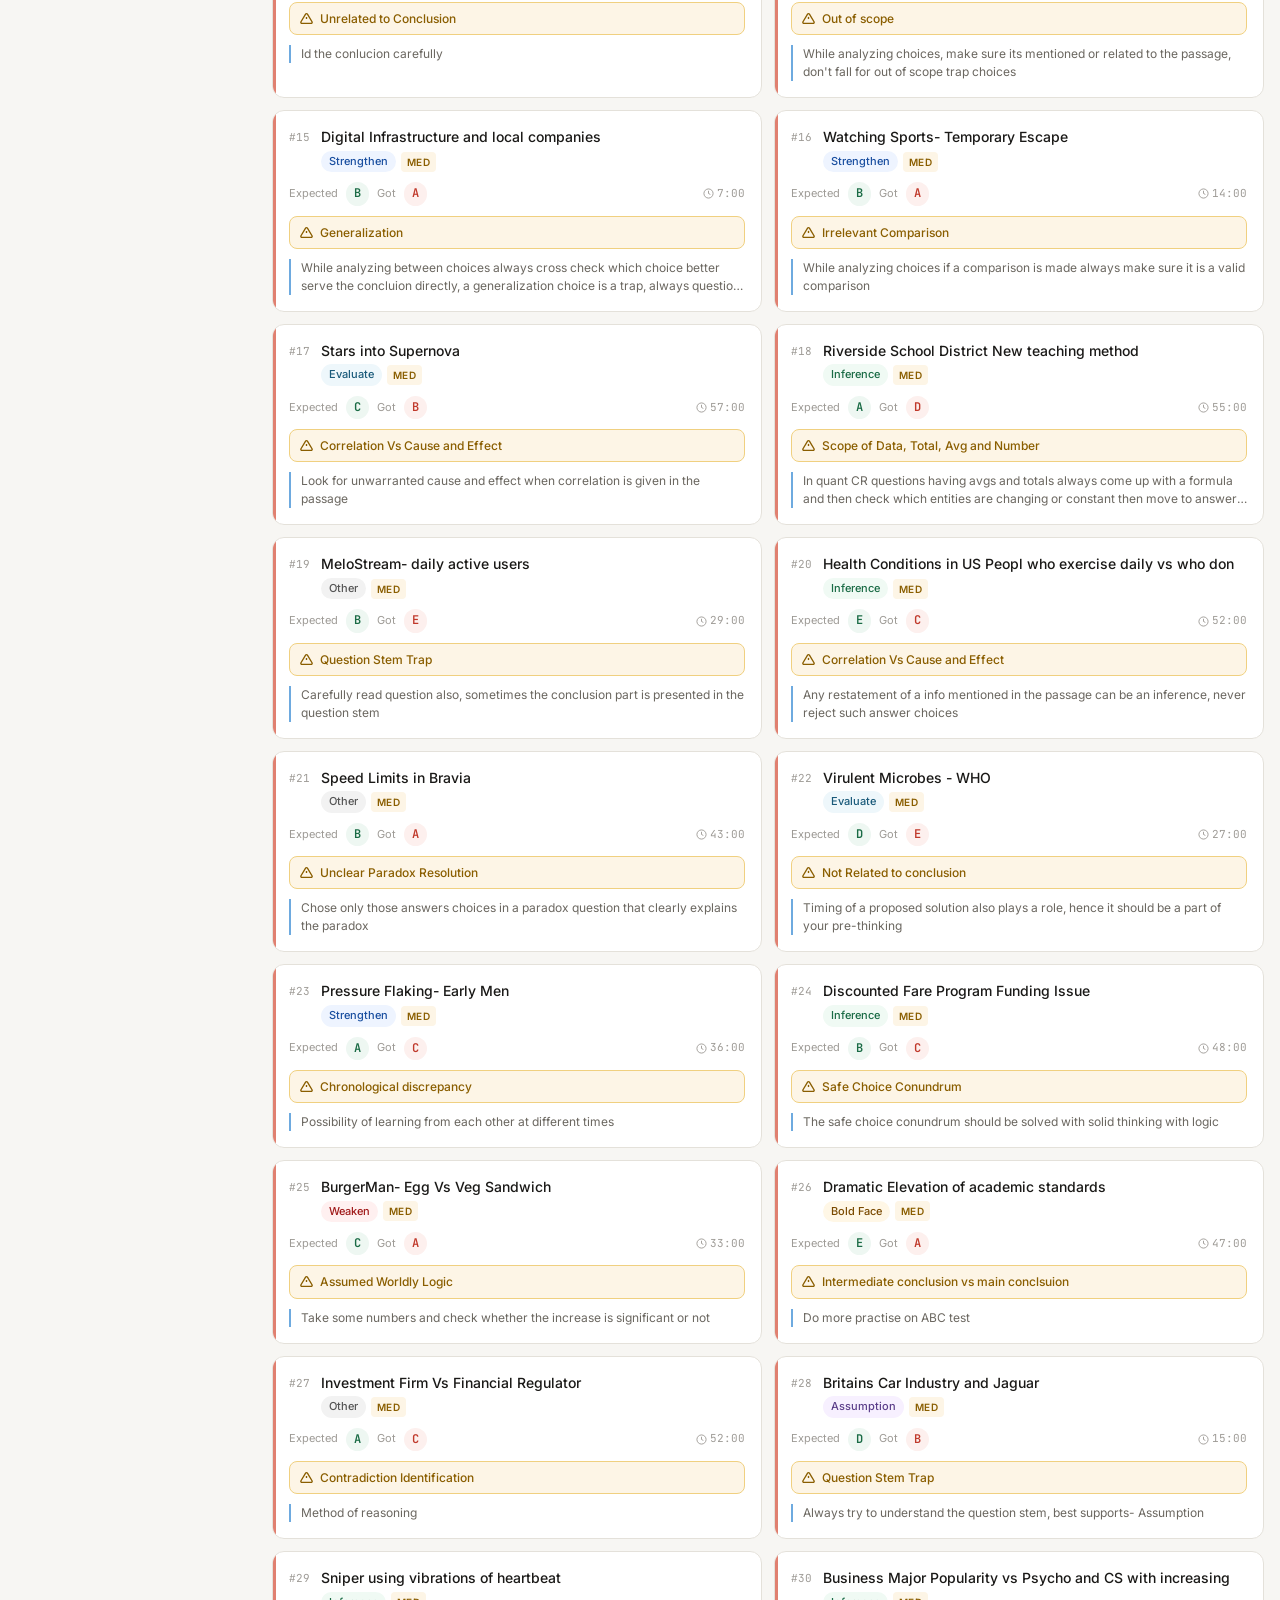
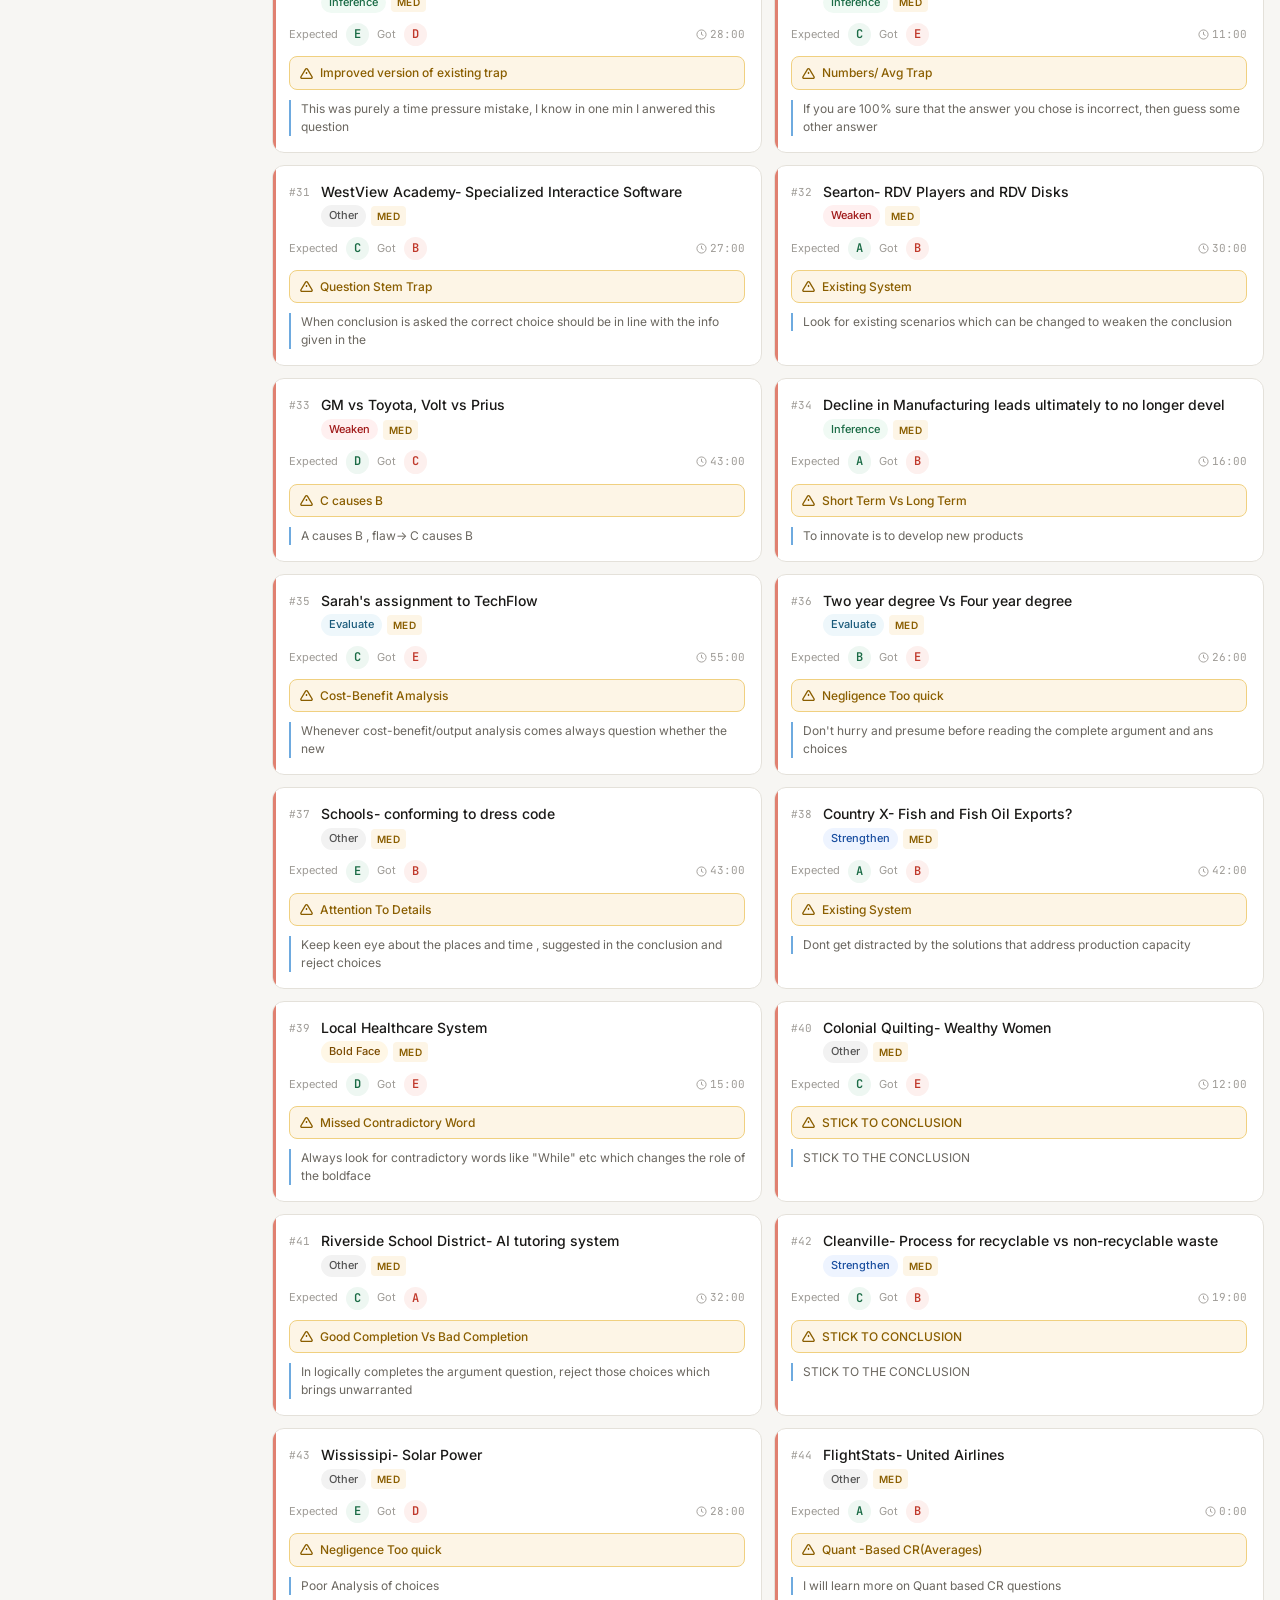
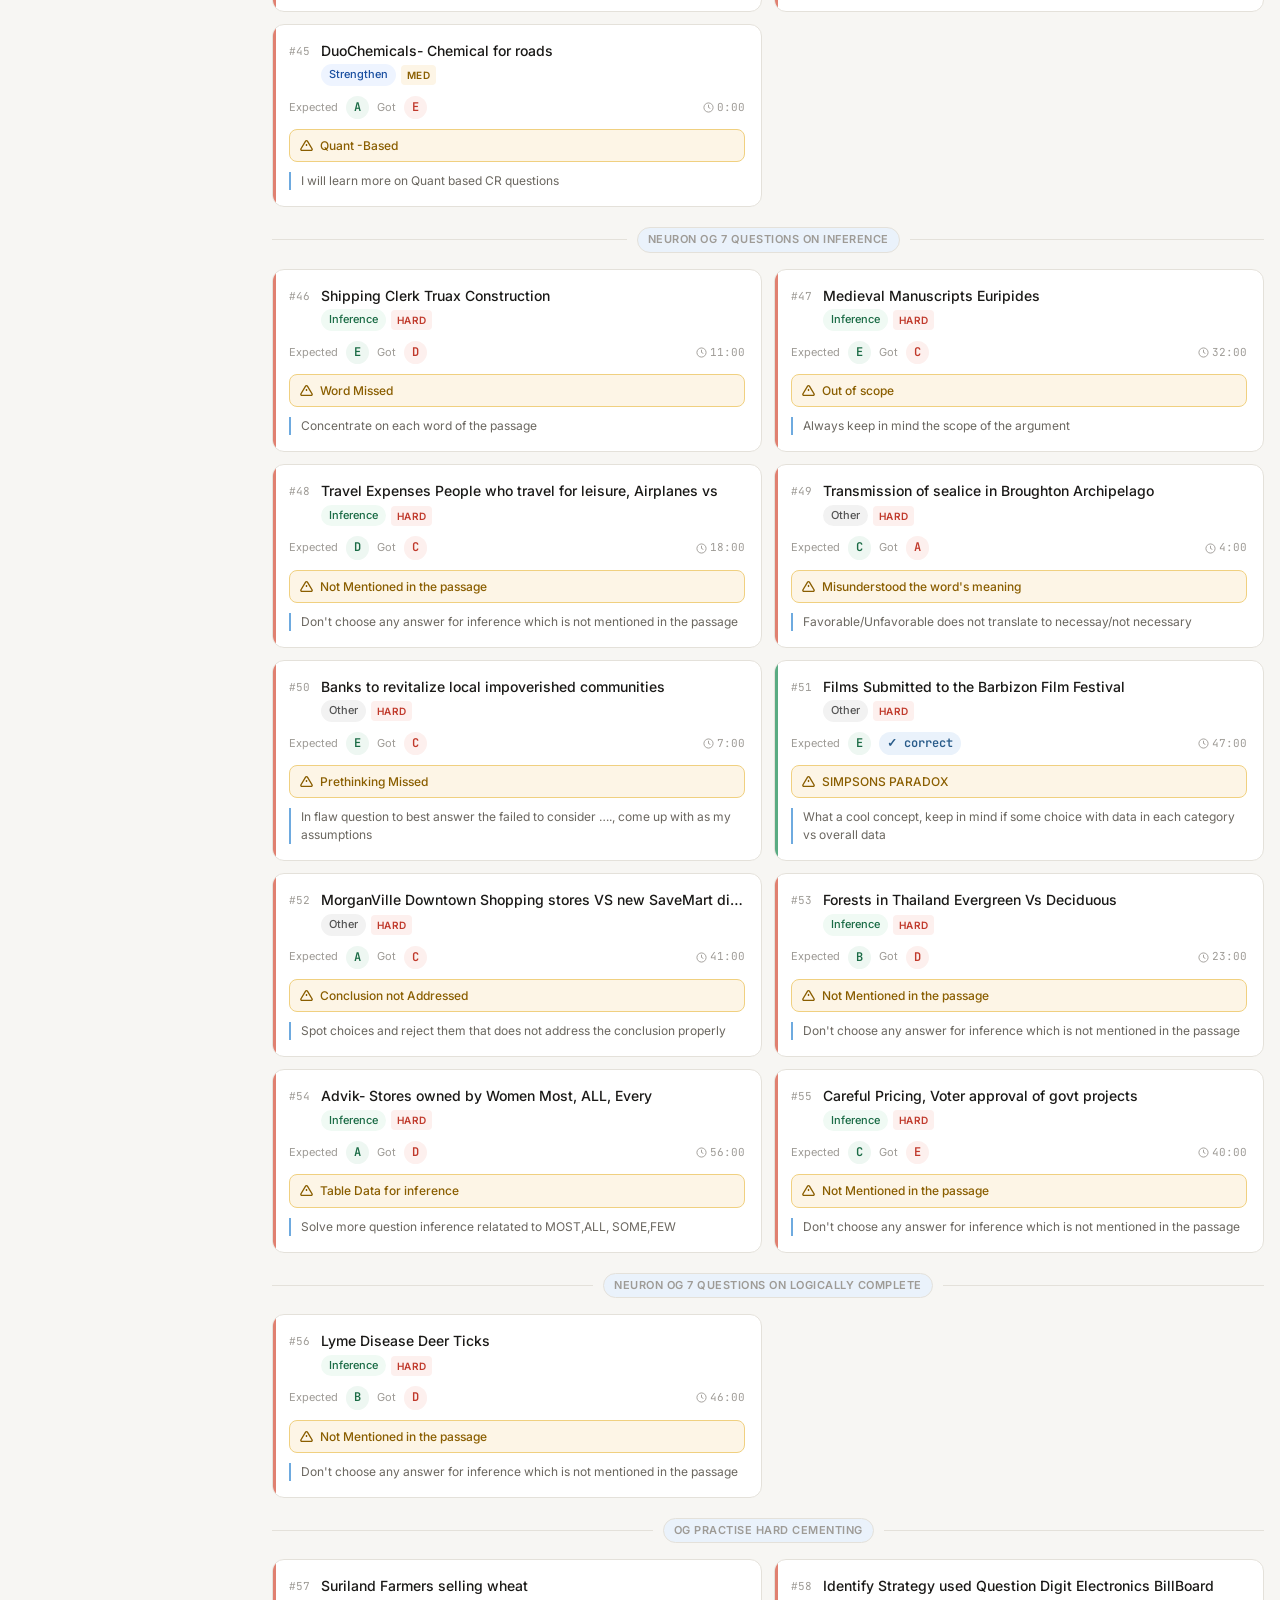
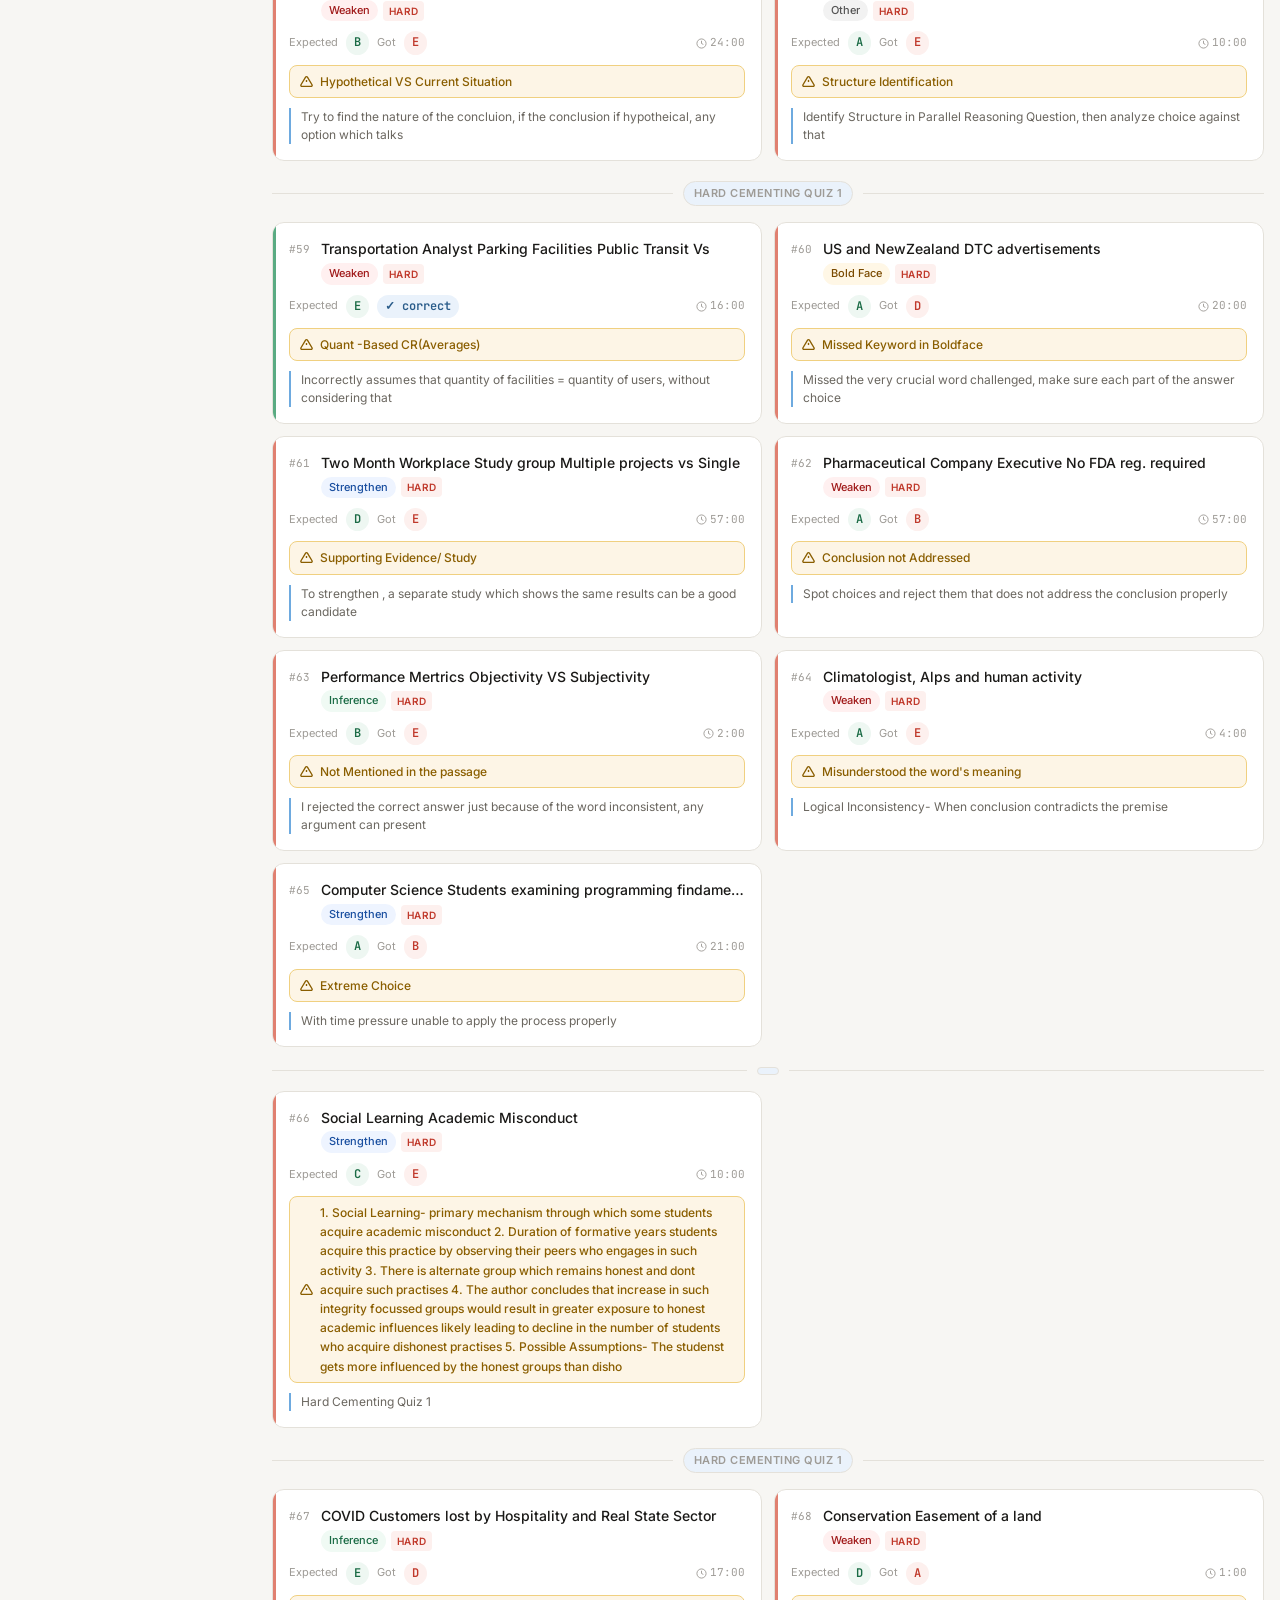
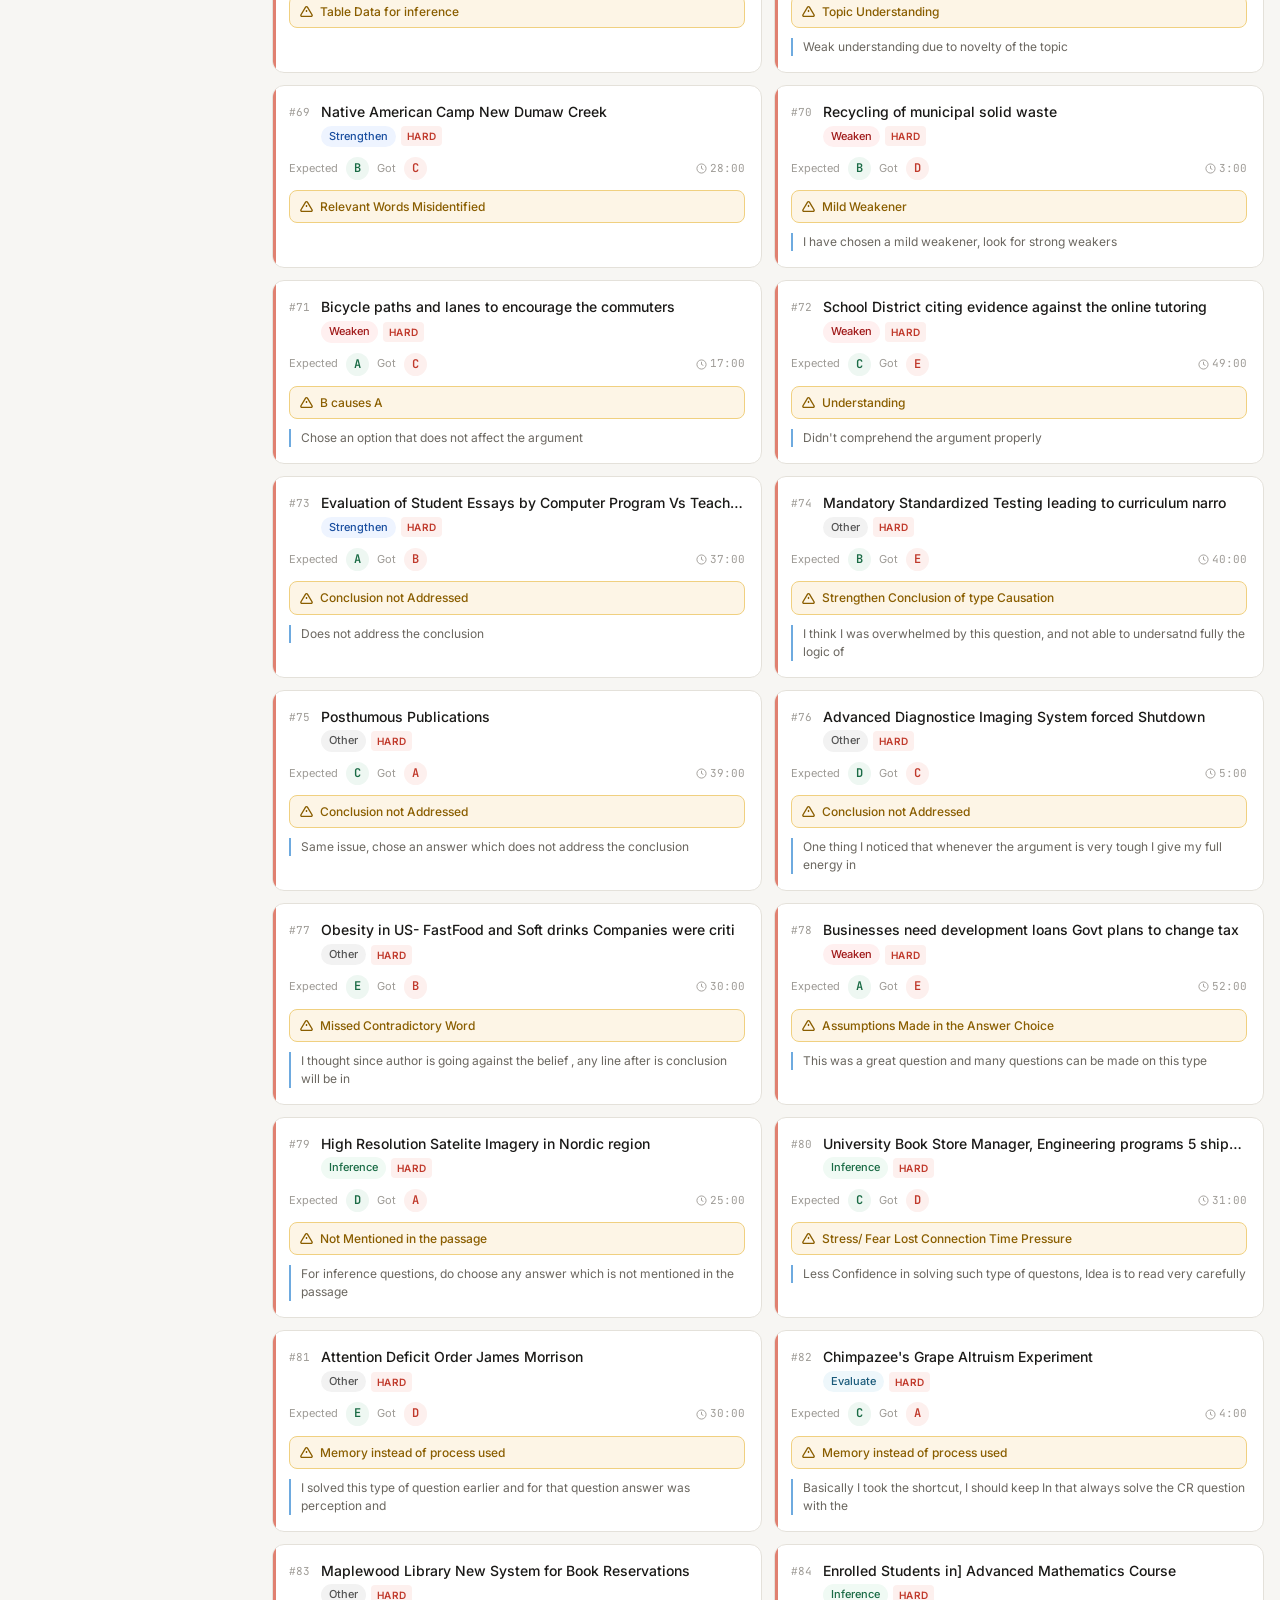
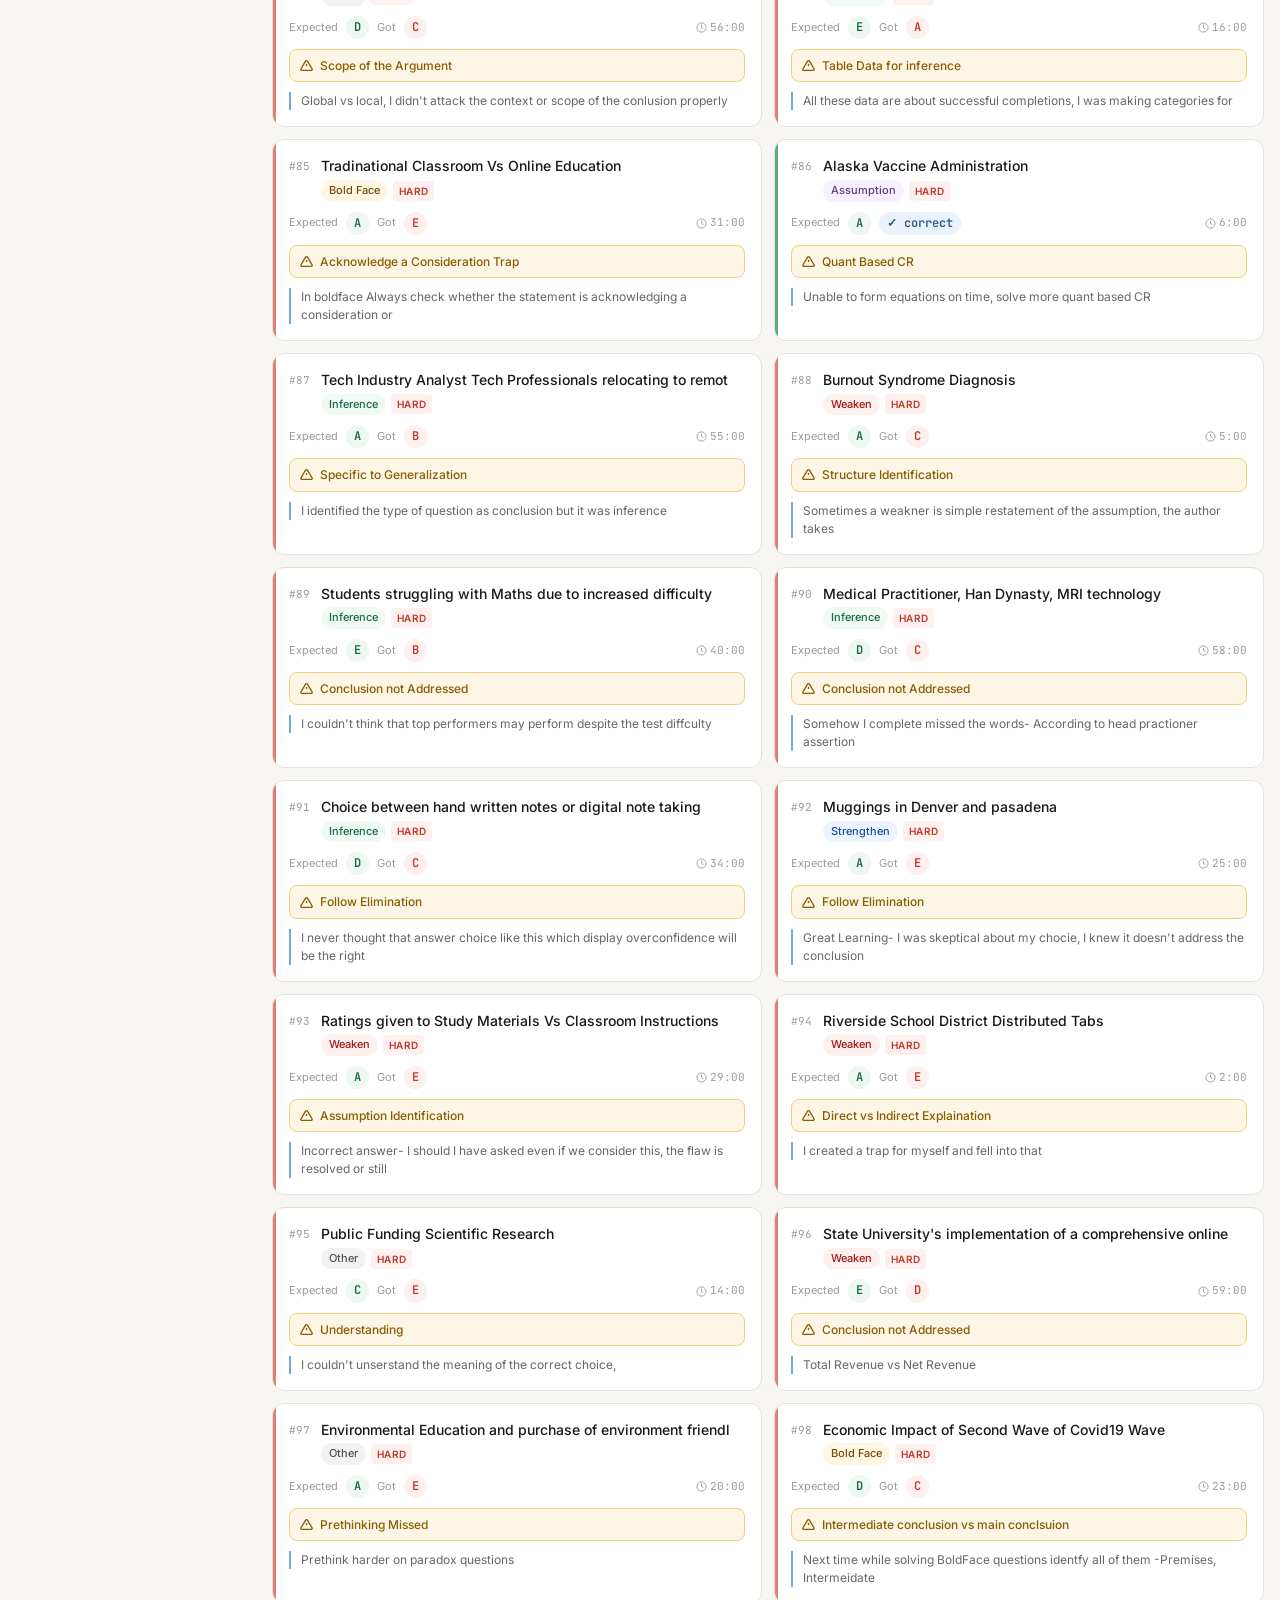
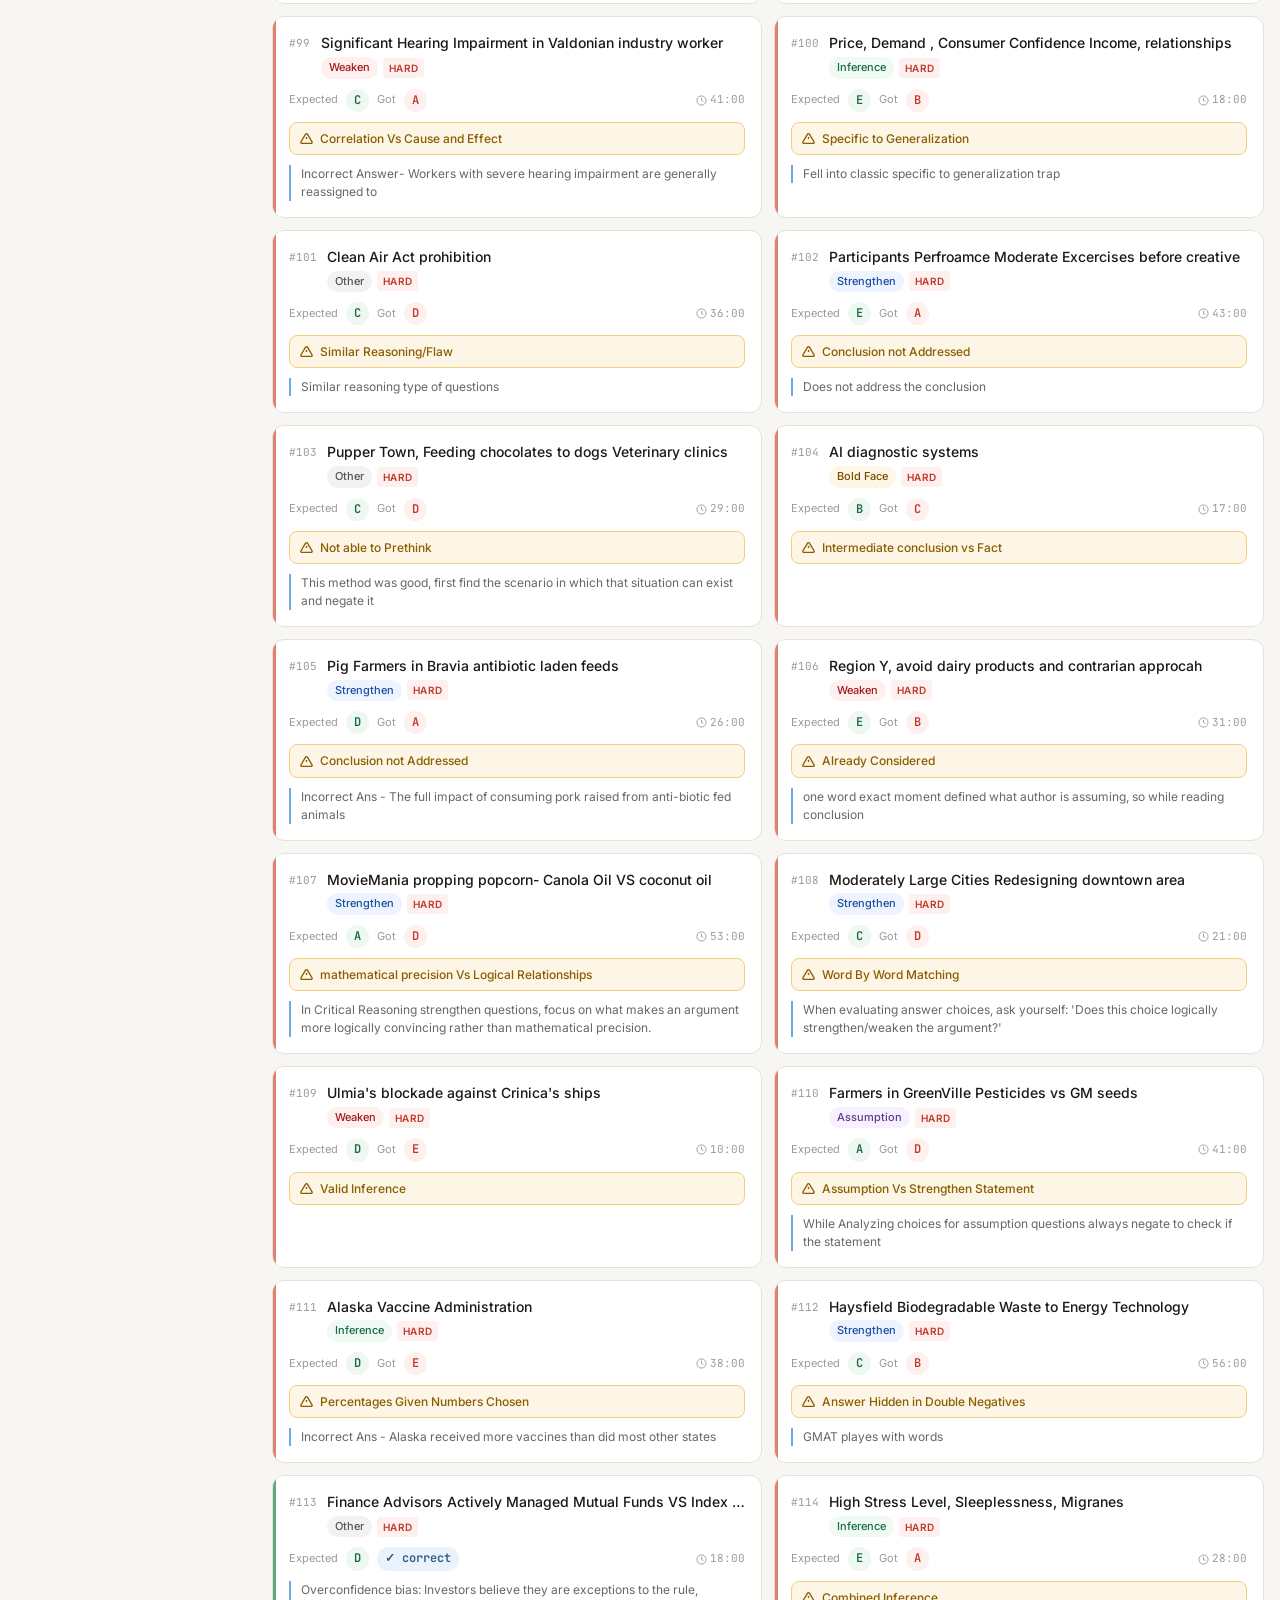
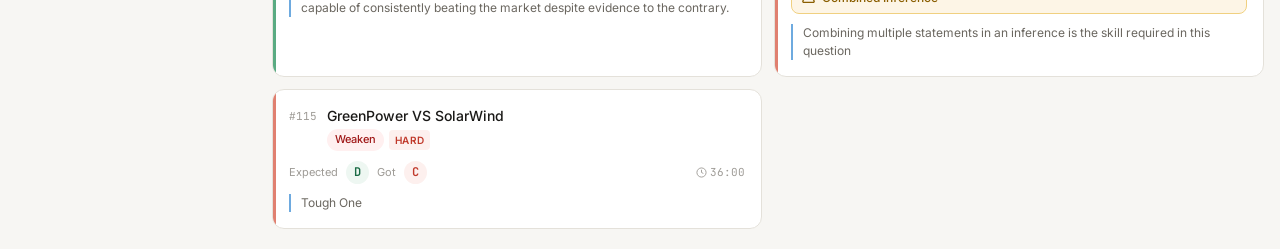
<file: my-errorlog.html>
<!DOCTYPE html>
<html lang="en">
<head>
<meta charset="UTF-8">
<meta name="viewport" content="width=device-width, initial-scale=1.0">
<title>Aditya's CR Error Log — GMAT</title>
<link rel="preconnect" href="https://fonts.googleapis.com">
<link href="https://fonts.googleapis.com/css2?family=Inter:wght@400;500;600&family=Lora:ital,wght@0,600;1,400&family=JetBrains+Mono:wght@400;500&display=swap" rel="stylesheet">
<style>
  :root {
    --bg: #f7f6f3;
    --surface: #ffffff;
    --surface2: #f2f0ec;
    --border: #e4e1da;
    --border-strong: #c8c4bb;
    --text: #1a1917;
    --text-2: #6b6760;
    --text-3: #9e9b96;
    --accent: #2a5c8a;
    --accent-light: #eaf2fb;
    --accent-mid: #6eaadf;
    --red: #c0392b;
    --red-light: #fdf0ee;
    --red-mid: #e08070;
    --green: #1a6b45;
    --green-light: #eef7f2;
    --green-mid: #5aab82;
    --amber: #8a5e00;
    --amber-light: #fdf5e6;
    --amber-mid: #d4a020;
    --purple: #5b3e8a;
    --purple-light: #f3effe;
    --teal: #1a6b6b;
    --teal-light: #eaf6f6;
    --coral: #8a3a2a;
    --coral-light: #fef0ee;
    --font-sans: 'Inter', system-ui, sans-serif;
    --font-serif: 'Lora', Georgia, serif;
    --font-mono: 'JetBrains Mono', monospace;
    --radius: 12px;
    --radius-sm: 8px;
    --shadow: 0 1px 3px rgba(0,0,0,0.06), 0 1px 2px rgba(0,0,0,0.04);
    --shadow-md: 0 4px 12px rgba(0,0,0,0.08), 0 2px 4px rgba(0,0,0,0.04);
  }

  * { box-sizing: border-box; margin: 0; padding: 0; }
  html { scroll-behavior: smooth; }

  body {
    font-family: var(--font-sans);
    background: var(--bg);
    color: var(--text);
    min-height: 100vh;
    font-size: 14px;
    line-height: 1.6;
  }

  /* HEADER */
  .header {
    background: var(--surface);
    border-bottom: 1px solid var(--border);
    padding: 0 24px;
    position: sticky;
    top: 0;
    z-index: 100;
    display: flex;
    align-items: center;
    gap: 20px;
    height: 56px;
  }

  .header-logo {
    font-family: var(--font-serif);
    font-size: 18px;
    font-style: italic;
    color: var(--accent);
    white-space: nowrap;
    letter-spacing: -0.3px;
  }

  .header-divider { width: 1px; height: 24px; background: var(--border); flex-shrink: 0; }

  .header-stats {
    display: flex;
    gap: 16px;
    flex: 1;
    overflow-x: auto;
    scrollbar-width: none;
  }
  .header-stats::-webkit-scrollbar { display: none; }

  .stat-pill {
    display: flex;
    align-items: center;
    gap: 6px;
    background: var(--surface2);
    border: 1px solid var(--border);
    border-radius: 20px;
    padding: 3px 10px;
    font-size: 12px;
    white-space: nowrap;
    flex-shrink: 0;
  }
  .stat-pill .val { font-weight: 600; }
  .stat-pill.red .val { color: var(--red); }
  .stat-pill.green .val { color: var(--green); }
  .stat-pill.amber .val { color: var(--amber); }

  /* SIDEBAR + MAIN */
  .layout {
    display: flex;
    max-width: 1400px;
    margin: 0 auto;
    padding: 20px 16px;
    gap: 16px;
    align-items: flex-start;
  }

  .sidebar {
    width: 240px;
    flex-shrink: 0;
    position: sticky;
    top: 72px;
    display: flex;
    flex-direction: column;
    gap: 12px;
  }

  .sidebar-section {
    background: var(--surface);
    border: 1px solid var(--border);
    border-radius: var(--radius);
    overflow: hidden;
  }

  .sidebar-label {
    font-size: 10px;
    font-weight: 600;
    letter-spacing: 0.8px;
    text-transform: uppercase;
    color: var(--text-3);
    padding: 10px 14px 6px;
  }

  .filter-btn {
    display: flex;
    align-items: center;
    justify-content: space-between;
    padding: 7px 14px;
    cursor: pointer;
    font-size: 13px;
    color: var(--text-2);
    border: none;
    background: none;
    width: 100%;
    text-align: left;
    transition: background 0.1s;
    gap: 8px;
  }
  .filter-btn:hover { background: var(--surface2); }
  .filter-btn.active { background: var(--accent-light); color: var(--accent); font-weight: 500; }
  .filter-btn .badge {
    font-size: 11px;
    font-variant-numeric: tabular-nums;
    color: var(--text-3);
    font-weight: 400;
    margin-left: auto;
  }
  .filter-btn.active .badge { color: var(--accent-mid); }

  .type-dot {
    width: 8px;
    height: 8px;
    border-radius: 50%;
    flex-shrink: 0;
  }

  /* TRAP CLOUD */
  .trap-cloud {
    padding: 10px 12px 12px;
    display: flex;
    flex-wrap: wrap;
    gap: 5px;
  }
  .trap-tag {
    font-size: 11px;
    padding: 3px 8px;
    border-radius: 20px;
    cursor: pointer;
    border: 1px solid transparent;
    transition: all 0.15s;
    line-height: 1.4;
  }
  .trap-tag:hover { transform: translateY(-1px); box-shadow: var(--shadow); }
  .trap-tag.active { border-color: currentColor; font-weight: 500; }

  /* MAIN CONTENT */
  .main { flex: 1; min-width: 0; }

  /* SEARCH + SORT BAR */
  .controls {
    display: flex;
    gap: 10px;
    margin-bottom: 16px;
    align-items: center;
  }

  .search-wrap {
    flex: 1;
    position: relative;
  }
  .search-wrap svg {
    position: absolute;
    left: 12px;
    top: 50%;
    transform: translateY(-50%);
    color: var(--text-3);
    pointer-events: none;
  }
  .search-input {
    width: 100%;
    height: 38px;
    padding: 0 12px 0 38px;
    border: 1px solid var(--border);
    border-radius: var(--radius-sm);
    background: var(--surface);
    font-family: var(--font-sans);
    font-size: 13px;
    color: var(--text);
    outline: none;
    transition: border-color 0.15s;
  }
  .search-input:focus { border-color: var(--accent-mid); }
  .search-input::placeholder { color: var(--text-3); }

  .sort-select {
    height: 38px;
    padding: 0 10px;
    border: 1px solid var(--border);
    border-radius: var(--radius-sm);
    background: var(--surface);
    font-family: var(--font-sans);
    font-size: 13px;
    color: var(--text);
    outline: none;
    cursor: pointer;
    appearance: none;
    padding-right: 28px;
    background-image: url("data:image/svg+xml,%3Csvg width='10' height='6' viewBox='0 0 10 6' fill='none' xmlns='http://www.w3.org/2000/svg'%3E%3Cpath d='M1 1L5 5L9 1' stroke='%239e9b96' stroke-width='1.5' stroke-linecap='round' stroke-linejoin='round'/%3E%3C/svg%3E");
    background-repeat: no-repeat;
    background-position: right 10px center;
  }

  .results-count {
    font-size: 12px;
    color: var(--text-3);
    white-space: nowrap;
  }

  /* CARDS GRID */
  .cards-grid {
    display: grid;
    grid-template-columns: repeat(auto-fill, minmax(340px, 1fr));
    gap: 12px;
  }

  /* CARD */
  .card {
    background: var(--surface);
    border: 1px solid var(--border);
    border-radius: var(--radius);
    padding: 16px;
    cursor: pointer;
    transition: border-color 0.15s, box-shadow 0.15s, transform 0.15s;
    position: relative;
    overflow: hidden;
  }
  .card::before {
    content: '';
    position: absolute;
    top: 0;
    left: 0;
    width: 3px;
    height: 100%;
    background: var(--card-accent, transparent);
    transition: width 0.2s;
  }
  .card:hover {
    border-color: var(--border-strong);
    box-shadow: var(--shadow-md);
    transform: translateY(-1px);
  }
  .card:hover::before { width: 4px; }
  .card.wrong { --card-accent: #e08070; }
  .card.correct { --card-accent: #5aab82; }

  .card-header {
    display: flex;
    align-items: flex-start;
    gap: 10px;
    margin-bottom: 10px;
  }

  .card-num {
    font-family: var(--font-mono);
    font-size: 11px;
    color: var(--text-3);
    margin-top: 2px;
    min-width: 22px;
  }

  .card-meta { flex: 1; min-width: 0; }

  .card-title {
    font-size: 14px;
    font-weight: 500;
    color: var(--text);
    line-height: 1.4;
    margin-bottom: 4px;
    white-space: nowrap;
    overflow: hidden;
    text-overflow: ellipsis;
  }

  .card-badges {
    display: flex;
    align-items: center;
    gap: 5px;
    flex-wrap: wrap;
  }

  .badge-type {
    font-size: 11px;
    font-weight: 500;
    padding: 2px 8px;
    border-radius: 20px;
    white-space: nowrap;
  }

  .badge-diff {
    font-size: 10px;
    font-weight: 600;
    padding: 2px 6px;
    border-radius: 4px;
    letter-spacing: 0.3px;
    white-space: nowrap;
  }

  .diff-H { background: #fdf0ee; color: #c0392b; }
  .diff-M { background: #fdf5e6; color: #8a5e00; }
  .diff-E { background: #eef7f2; color: #1a6b45; }

  .card-answer {
    display: flex;
    align-items: center;
    gap: 8px;
    margin-bottom: 10px;
    font-size: 12px;
    color: var(--text-2);
  }

  .ans-chip {
    display: inline-flex;
    align-items: center;
    gap: 4px;
    padding: 2px 8px;
    border-radius: 20px;
    font-weight: 600;
    font-family: var(--font-mono);
    font-size: 12px;
  }
  .ans-chip.correct { background: var(--green-light); color: var(--green); }
  .ans-chip.wrong { background: var(--red-light); color: var(--red); }
  .ans-chip.got-right { background: var(--accent-light); color: var(--accent); }

  .time-chip {
    display: inline-flex;
    align-items: center;
    gap: 3px;
    font-family: var(--font-mono);
    font-size: 11px;
    color: var(--text-3);
    margin-left: auto;
  }

  /* TRAP HIGHLIGHT */
  .trap-banner {
    display: flex;
    align-items: center;
    gap: 7px;
    background: var(--amber-light);
    border: 1px solid #f0d080;
    border-radius: var(--radius-sm);
    padding: 6px 10px;
    font-size: 12px;
    color: var(--amber);
    font-weight: 500;
    margin-bottom: 10px;
    animation: trapPulse 3s ease-in-out infinite;
  }
  .trap-banner svg { flex-shrink: 0; }

  @keyframes trapPulse {
    0%, 100% { border-color: #f0d080; }
    50% { border-color: #d4a020; }
  }

  .card-corrective {
    font-size: 12px;
    color: var(--text-2);
    border-left: 2px solid var(--accent-mid);
    padding-left: 10px;
    line-height: 1.5;
    display: -webkit-box;
    -webkit-line-clamp: 2;
    -webkit-box-orient: vertical;
    overflow: hidden;
  }

  /* EXPANDED MODAL */
  .modal-overlay {
    position: fixed;
    inset: 0;
    background: rgba(26, 25, 23, 0.5);
    z-index: 200;
    display: flex;
    align-items: center;
    justify-content: center;
    padding: 20px;
    opacity: 0;
    pointer-events: none;
    transition: opacity 0.2s;
    backdrop-filter: blur(2px);
  }
  .modal-overlay.open { opacity: 1; pointer-events: all; }

  .modal {
    background: var(--surface);
    border-radius: 16px;
    width: 100%;
    max-width: 680px;
    max-height: 88vh;
    overflow-y: auto;
    box-shadow: 0 20px 60px rgba(0,0,0,0.2);
    transform: translateY(12px) scale(0.98);
    transition: transform 0.2s;
    scrollbar-width: thin;
    scrollbar-color: var(--border) transparent;
  }
  .modal-overlay.open .modal { transform: translateY(0) scale(1); }

  .modal-header {
    padding: 20px 24px 16px;
    border-bottom: 1px solid var(--border);
    position: sticky;
    top: 0;
    background: var(--surface);
    z-index: 1;
  }

  .modal-close {
    position: absolute;
    top: 16px;
    right: 16px;
    width: 28px;
    height: 28px;
    border-radius: 50%;
    border: none;
    background: var(--surface2);
    cursor: pointer;
    display: flex;
    align-items: center;
    justify-content: center;
    color: var(--text-2);
    transition: background 0.1s;
  }
  .modal-close:hover { background: var(--border); }

  .modal-title {
    font-family: var(--font-serif);
    font-size: 20px;
    line-height: 1.3;
    margin-bottom: 8px;
    padding-right: 32px;
  }

  .modal-body { padding: 20px 24px 24px; }

  .modal-section {
    margin-bottom: 20px;
  }

  .modal-section-label {
    font-size: 10px;
    font-weight: 600;
    letter-spacing: 0.8px;
    text-transform: uppercase;
    color: var(--text-3);
    margin-bottom: 8px;
    display: flex;
    align-items: center;
    gap: 6px;
  }
  .modal-section-label::after {
    content: '';
    flex: 1;
    height: 1px;
    background: var(--border);
  }

  .insights-list {
    list-style: none;
    counter-reset: insight;
    display: flex;
    flex-direction: column;
    gap: 8px;
  }
  .insights-list li {
    counter-increment: insight;
    display: flex;
    gap: 10px;
    font-size: 13.5px;
    line-height: 1.6;
    color: var(--text);
  }
  .insights-list li::before {
    content: counter(insight);
    flex-shrink: 0;
    width: 20px;
    height: 20px;
    background: var(--accent-light);
    color: var(--accent);
    border-radius: 50%;
    display: flex;
    align-items: center;
    justify-content: center;
    font-size: 11px;
    font-weight: 600;
    margin-top: 2px;
    font-family: var(--font-mono);
  }

  .corrective-list {
    list-style: none;
    display: flex;
    flex-direction: column;
    gap: 6px;
  }
  .corrective-list li {
    display: flex;
    gap: 8px;
    font-size: 13.5px;
    line-height: 1.6;
    color: var(--text);
    padding: 8px 12px;
    background: var(--accent-light);
    border-radius: var(--radius-sm);
    border-left: 3px solid var(--accent-mid);
  }

  .modal-trap {
    display: flex;
    align-items: center;
    gap: 10px;
    background: var(--amber-light);
    border: 1.5px solid #e0c060;
    border-radius: var(--radius-sm);
    padding: 12px 16px;
    font-size: 14px;
    font-weight: 600;
    color: var(--amber);
    margin-bottom: 20px;
  }
  .modal-trap .trap-emoji { font-size: 20px; }

  .skill-grid {
    display: grid;
    grid-template-columns: repeat(3, 1fr);
    gap: 8px;
  }
  .skill-item {
    background: var(--surface2);
    border-radius: var(--radius-sm);
    padding: 8px 10px;
    text-align: center;
  }
  .skill-label { font-size: 10px; color: var(--text-3); margin-bottom: 4px; line-height: 1.3; }
  .skill-val {
    font-size: 11px;
    font-weight: 600;
    padding: 2px 8px;
    border-radius: 20px;
  }
  .skill-val.dw { background: var(--green-light); color: var(--green); }
  .skill-val.tried { background: var(--amber-light); color: var(--amber); }
  .skill-val.dnt { background: var(--red-light); color: var(--red); }
  .skill-val.empty { background: var(--surface); color: var(--text-3); border: 1px dashed var(--border); }

  /* PROGRESS BAR */
  .progress-bar {
    height: 6px;
    background: var(--surface2);
    border-radius: 10px;
    overflow: hidden;
    margin-bottom: 16px;
  }
  .progress-fill {
    height: 100%;
    border-radius: 10px;
    background: linear-gradient(90deg, var(--red) 0%, var(--amber-mid) 50%, var(--green-mid) 100%);
    background-size: 200% 100%;
    transition: width 0.5s ease;
  }

  /* EMPTY STATE */
  .empty-state {
    text-align: center;
    padding: 60px 20px;
    color: var(--text-3);
  }
  .empty-state p { font-size: 14px; margin-top: 8px; }

  /* QUIZ DIVIDER */
  .quiz-divider {
    grid-column: 1 / -1;
    display: flex;
    align-items: center;
    gap: 10px;
    padding: 4px 0;
    margin-top: 4px;
  }
  .quiz-divider-label {
    font-size: 11px;
    font-weight: 600;
    letter-spacing: 0.5px;
    text-transform: uppercase;
    color: var(--text-3);
    white-space: nowrap;
    background: var(--accent-light);
    border: 1px solid var(--border);
    padding: 3px 10px;
    border-radius: 20px;
  }
  .quiz-divider-line { flex: 1; height: 1px; background: var(--border); }

  /* SCROLLBAR */
  ::-webkit-scrollbar { width: 6px; height: 6px; }
  ::-webkit-scrollbar-track { background: transparent; }
  ::-webkit-scrollbar-thumb { background: var(--border); border-radius: 3px; }

  /* FLASH animation for trap */
  @keyframes flashIn {
    0% { transform: scale(0.95); opacity: 0; }
    100% { transform: scale(1); opacity: 1; }
  }
  .card { animation: flashIn 0.15s ease; }

  /* Keyboard hint */
  .kbd-hint {
    font-size: 11px;
    color: var(--text-3);
    display: flex;
    align-items: center;
    gap: 4px;
  }
  .kbd {
    background: var(--surface2);
    border: 1px solid var(--border);
    border-radius: 4px;
    padding: 1px 5px;
    font-family: var(--font-mono);
    font-size: 10px;
  }

  @media (max-width: 900px) {
    .sidebar { display: none; }
    .layout { padding: 12px; }
    .cards-grid { grid-template-columns: 1fr; }
  }
</style>
</head>
<body>

<header class="header">
  <div class="header-logo">CR Error Log</div>
  <div class="header-divider"></div>
  <div class="header-stats" id="headerStats"></div>
</header>

<div class="layout">
  <aside class="sidebar">
    <div class="sidebar-section">
      <div class="sidebar-label">Result</div>
      <button class="filter-btn active" data-filter="result" data-value="all" onclick="setFilter('result','all')">
        All questions <span class="badge" id="cnt-all">—</span>
      </button>
      <button class="filter-btn" data-filter="result" data-value="wrong" onclick="setFilter('result','wrong')">
        <span style="width:8px;height:8px;border-radius:50%;background:#e08070;flex-shrink:0;"></span>
        Wrong <span class="badge" id="cnt-wrong">—</span>
      </button>
      <button class="filter-btn" data-filter="result" data-value="correct" onclick="setFilter('result','correct')">
        <span style="width:8px;height:8px;border-radius:50%;background:#5aab82;flex-shrink:0;"></span>
        Correct <span class="badge" id="cnt-correct">—</span>
      </button>
    </div>

    <div class="sidebar-section">
      <div class="sidebar-label">Difficulty</div>
      <button class="filter-btn" data-filter="diff" data-value="all" onclick="setFilter('diff','all')">All <span class="badge">—</span></button>
      <button class="filter-btn" data-filter="diff" data-value="H" onclick="setFilter('diff','H')">
        <span class="badge-diff diff-H">HARD</span> <span class="badge" id="cnt-H">—</span>
      </button>
      <button class="filter-btn" data-filter="diff" data-value="M" onclick="setFilter('diff','M')">
        <span class="badge-diff diff-M">MEDIUM</span> <span class="badge" id="cnt-M">—</span>
      </button>
    </div>

    <div class="sidebar-section">
      <div class="sidebar-label">Question Type</div>
      <button class="filter-btn" data-filter="type" data-value="all" onclick="setFilter('type','all')">All types <span class="badge" id="cnt-type-all">—</span></button>
      <div id="typeFilters"></div>
    </div>

    <div class="sidebar-section">
      <div class="sidebar-label">Top Traps</div>
      <div class="trap-cloud" id="trapCloud"></div>
    </div>
  </aside>

  <main class="main">
    <div class="controls">
      <div class="search-wrap">
        <svg width="14" height="14" viewBox="0 0 24 24" fill="none" stroke="currentColor" stroke-width="2"><circle cx="11" cy="11" r="8"/><path d="m21 21-4.35-4.35"/></svg>
        <input class="search-input" type="text" id="searchInput" placeholder="Search questions, traps, notes…" oninput="applyFilters()">
      </div>
      <select class="sort-select" id="sortSelect" onchange="applyFilters()">
        <option value="default">Sort: Default</option>
        <option value="wrong-first">Wrong first</option>
        <option value="hard-first">Hard first</option>
        <option value="type">By type</option>
        <option value="trap">By trap</option>
      </select>
      <div class="results-count" id="resultsCount"></div>
    </div>

    <div class="progress-bar"><div class="progress-fill" id="progressFill" style="width:91%"></div></div>

    <div class="cards-grid" id="cardsGrid"></div>
    <div class="empty-state" id="emptyState" style="display:none">
      <svg width="32" height="32" viewBox="0 0 24 24" fill="none" stroke="currentColor" stroke-width="1.5"><circle cx="11" cy="11" r="8"/><path d="m21 21-4.35-4.35"/></svg>
      <p>No questions match your filters.</p>
    </div>
  </main>
</div>

<!-- MODAL -->
<div class="modal-overlay" id="modalOverlay" onclick="closeModal(event)">
  <div class="modal" id="modal">
    <div class="modal-header">
      <div id="modalBadges" style="display:flex;gap:6px;margin-bottom:8px;align-items:center;flex-wrap:wrap;"></div>
      <div class="modal-title" id="modalTitle"></div>
      <button class="modal-close" onclick="closeModalDirect()">
        <svg width="12" height="12" viewBox="0 0 24 24" fill="none" stroke="currentColor" stroke-width="2.5"><path d="M18 6 6 18M6 6l12 12"/></svg>
      </button>
    </div>
    <div class="modal-body" id="modalBody"></div>
  </div>
</div>

<script>
const DATA = [[1,"Strengthen","Marlandia Reptiles","M","E","E","0:00",1,"Not found -> does not exist","1. An anwer choice can be related to our\nprethought idea, but still worded in an \nincorrect way\n2. No fossil have been found does not mean that fossil does not exist","1. has not been found doesn't mean it does not exist","CR Medium Cementing  Prep OG questions","Not able to \napply framewrok quickly"],[2,"Weaken","Earthlike Worlds","M","C","A","0:00",0,"Not attempted -> Different  Results","Something astromers does not attempt to \nstudy  does not mean that it will lead to different result.\nHence it does not weaken the authors conculsion from sample data","1. something has'nt been tried is open for interpretation - it can be aligned to the authors finding and cannot, always question such choices","CR Medium Cementing  Prep OG questions","Answer Choice Analysis"],[3,"Inference","Ground Water Scarcity","M","B","C","13:00",0,"Existing System Fails","1. Passage has given that only way\nto meet water demand is rainwater harvesting\n2. I should have thought on those lines only\n3. I couldn't think that maybe rainwater \nharvesting is currently not very efficient and can be improved then the people shouldn't have to reduce their water consumption severly\n4. I was confuse between B and C, and rejected B as it starts with Unless it figures out a way.., Unless word put me off,It seemed to me as a must be true, what if other options are available but in the passage it was clearly mentioned that rainwater harvesting is the only other option available.","1. Words like only/all/most can be a great clue to select/reject an answer choice, never ever ignore such words, they turn the meaning upside down, on the brighter side they are helpful in narrowing the scope of the argument and hence rejecting/selecting an option choice becomes easy\n2. If a process already exist or used by people, you can always question it if it is getting used in an efficient w","Medium Cementing  Quiz 1",""],[4,"Assumption","Tranquilizer Spray  Vs Injection","M","B","B","33:00",1,"Correlation Vs  Cause and Effect","1. I was unable to come up with an assumption scenario\n2. Two factors were there delivery time and time to tranquilize.\n3. Author concluded since time to tranquilize is less for injection, injection is more effective than sprays\n4. I couldn't think that to arrive at such a conclusion, there must be some relationship exiist between time to tranquilize and effectiveness\n5. And if it does not exist the concluion will break and hence that connection must be our assumption","1. When an author relates two qualities always question the basis of such conclusion","Medium Cementing  Quiz 1",""],[5,"Bold Face","Traditional Lecture  Based Teaching Methods","M","A","E","14:00",0,"Reference Change","1. Correct option choice A looked okay to me at first glance but when I comapared with E, that choice seemed attaractive but couldn't find the trap\n2. Rejected A just because it used a word older to refer traditional methods\n3. And chose E as I found no issues there\n4. But the rationale provided by consultant was wrong, I didn't cross check, It was the university that provided the rationale not the consultant\n5. The second part of the bold face was also wrong as I couldn't catch the issue with the first boldface , in 2nd boldface it mentioned that rationale which was of the univeristy and not ","1. Don't fall for the attractive option choices trap, reject/select options on solid grounds\n2. Option choices may not use the exact same words given in the passage, even different words can tell the same meaning, never reject on the basis of different vocab\n3. Read carefully the option choices and always verify each word from the passage, sometimes even a small refernce change can make you fall i","Medium Cementing  Quiz 1",""],[6,"Other","CyberSecurity Breaches","M","C","C","10:00",1,"Direct vs Indirect  Explaination","1. This question has a very subtle difference in the correct and incorrect choice\n2. Companies with updated tech infra reduced their investment in employee security training\nprograms, this is giving indirect explanation by suggesting reduced training makes employees more vulnerable to social engineering \n3. I rejected this option because of the word employee security, the passage was about cyber security, I am not sure if that logic is correct\n4. On the other hand, Companies maintaing outdated tech invest heavily in the employee cybersecuirty awareness and training programs directly explains h","1. keep in mind the concept of direct and indirect explaination offered by the choices while analyzing them","Medium Cementing  Quiz 1",""],[7,"Evaluate","VRK and VRX","M","A","E","19:00",0,"Existing System Fails","1. This question was similar to AWS data analytics question, in which a company who uses data analytics service from AWS starts his own data analytics service, and the answer was what if AWS stop providing services to this company because it sees it as its competitor\n2. Same logic here VRK starts his own brand VRX, but he also endorses other brands and overall revenue will increase only if these companies do not hire some competitor actor to endorse their brand , in that case we can not say for sure that revenue will increase","1. In questions like where additional revenue/sales can be generated, always prethink scenarios in which current source of revenue may get impacted","Medium Cementing  Quiz 1",""],[8,"Other","BellaVista fell from 1 to 12 in ranking","M","D","B","25:00",0,"Entities  Missing","1. Great trap, I chose the incorrect option which mentioned that BellaVista reduced its operating capacity by 15% due to increasing ingredient prices but this situation can be a general trend for the industry, hence couldn't explain why only BellaVista ranking fell from 1 to 12\n2. Correct answer choice gave a solid reason of outdoor seating spaces provided by BellaVista. So in pleasant weather its ranking was one, and in bad weather ranking fell.\n3. Note the correct option clearly compares between BellaVista and other restaurants saying they focused on indoor sittings\n4. Learning- When two ent","1. Never choose an answer which does not give complete picture of the various entities discussed in the passage","Medium Cementing  Quiz 1",""],[9,"Weaken","MixIt Smoothie Makers","M","C","C","37:00",1,"Prethinking","1. I was able to mark the correct answer with my line of prethinking\n2. But I was not able to come up with more than 1 prethinking scenario\n3. MixIt should no longer continue making spare parts, why? One of the possibilty can be MixIt can outsource the spare making parts at a cheaper price and hence generate costs savings","1. Think harder to come up with more than 1 prethinking scenario","Medium Cementing  Quiz 1",""],[10,"Inference","Fizz- 1l and 1/2l variant","M","E","E","16:00",1,"Table Data for inference","1. My weak area - Quant based CR questions\n2. I picked random data and was able to come up with the right answer\n3. But that approach took time and I was not very confident with my selection\n4. Didn't prethink or try to infer what the data is trying to tell\n5. If the answer choice doesn't match with our representative data then reject that choice, inference must be true at all cost\n6. Beware of the timeline of the data, there traps in choices, for ex- data is about last year and choice is comparing last year and this year","1. Always try to prethink in ineference questions as well\n2. In quant based questions try to come up table if the data seems like a set\n3. Try to fill in the table with easy numbers in the set, so you can visualize\nfor ex- 1l variant -100, 1/2l variant - 100, total 200\n4. Dont fall for the timeline trap","Medium Cementing  Quiz 1",""],[11,"Strengthen","Rent Stablization","M","E","E","20:00",1,"Strengthen  with Similarity","1. Rent - These type of questions seems hard to me\n2. Here the author mentions two groups tenants of apartments and owners of mobile homes(tenants of mobile home parks)\n3. The owner of mobile home parks says the rent stabilization law does not apply to owners of mobile homes\n4.The author says no RS laws are applicable for owners of mobile homes as well\n5. To strengthen this we need a statement that says that RS laws are are based on the consideration of similar factors that must be applicable to both tenants and owners of mobile homes","1. Keep in mind strengtheners like this- something which can show similarity","Medium Cementing  Quiz 1",""],[12,"Evaluate","Govt School Teachers 7th pay  commission","M","A","B","44:00",0,"Disagreement Identification","1. Few of the govt teachers has given up the job- I don't know for some reason in mind it sounded like There are a number of teachers who are switching from govt to private jobs\n2. But few means very few or none, so it was strengthenin the conclusion that the teachers are going to stay for 5 years to reap the benefits from 7th pay commission.\n3. The first conclusion was whether qualified candidates will be attracted to the govt jobs\n4. To evaluate this doubt the correct answer choice must address this","1. When two people are arguing, try to find the goal and disagreement \nand stick only to those answer choices that addresses that","Medium Cementing  Quiz 1",""],[13,"Weaken","Targania Exports","M","E","D","41:00",0,"Unrelated to Conclusion","1. This was a repeated question so I solved it using my previous logic instead of reading the question more carefully , writing the conclusion\n2. The conclusion was to not hurt local manufacturers profit margib, Targania should shelve the plan of increasing exports\n3. The answer choice contain both of these aspects exports and local manufactures\n4. I chose option which says local manufacturers can increase their profit from selling aggressively other products, but the conclusion is about exports\n5. So the correct weakener should address increasing exports will not result in decrease of the pro","1. Id the conlucion carefully\n2. The weakener must address the conclusion reasoning not anything unrelated","Medium Cementing  Quiz 1",""],[14,"Inference","STEM curriculum in Riverside school","M","B","A","11:00",0,"Out of scope","1. I chose an answer which was clearly not mentioned in the passage \n2. It talked about a survey which was not mentioned by either critics or district spokesperson\n3. While in hurry \"Most\" word in the correct answer choice made me question the answer choice\n4. The whole disagreement was whether the new curriculum is good for students or will the students will find the new curriculum beneficial","1. While analyzing choices, make sure its mentioned or related to the passage, don't fall for out of scope trap choices","Medium Cementing  Quiz 1",""],[15,"Strengthen","Digital Infrastructure and local companies","M","B","A","7:00",0,"Generalization","1. I marked the correct choice first but changed it to incorrect one\n2. What generated the doubt in my mind is that in the passage it was mentioned that connectivity and technological tools must reach majority of the population for digital economies to advance\n3. In the correct choice only connectivity was mentioned, I thoght it is a weak strengthener as only one aspect was mentioned\n4. The answer could be in lines with both whether the rural areas have the ability to contribute to growth if connectivity/technological tools are provided and secondly the local companies have some kind of advant","1. While analyzing between choices always cross check which choice better serve the concluion directly, a generalization choice is a trap, always question such types of choices","Medium Cementing  Quiz 1",""],[16,"Strengthen","Watching Sports- Temporary Escape","M","B","A","14:00",0,"Irrelevant Comparison","1. The correct and incorrect choice both introduces a comparision\n2. The skillset required to identify relevant comparision\n3. Conclusion was temporray escape can increase performance in work related activites\n4. Correct choice which strengthens the conclusion neurological energy increases when the brain alternates between different types of activities\n5. Incorrect choice- Work related activities consumes more neurological energy than other activities not related to work- Consumes more neurological energy does not mean while doing other activites will improve performance in work","1. While analyzing choices if a comparison is made always make sure it is a valid comparison","Medium Cementing  Quiz 1",""],[17,"Evaluate","Stars into Supernova","M","C","B","57:00",0,"Correlation Vs  Cause and Effect","1. I rejected the correct answer choice as I thought it was already mentioned in the passage\n2. But in thepassage it only mentions two activities happening\n3. And in the answer choices it was pointing to cause and effect, answer to which will increase or decrease our belief in the author's conclusion\n4. Always try to find if author is trying cause and effect to come up with the conclusion when two events are simply correlated","1. Look for unwarranted cause and effect when correlation is given in the passage","Medium Cementing  Quiz 1",""],[18,"Inference","Riverside School District New teaching method","M","A","D","55:00",0,"Scope of Data, Total, Avg and Number","1. In my mind aggregate meant average, noooo, aggregate means total\n2. Total aggregated score = test scores per student * number of students\n3. According to passage test scores per student doubled in 5 years\n4. Valid Ineference- If number of students remained same then according to the above formula, total aggregate scores would also have doubled in five years\n5. Incorrect answer choice was making assumptions about individual schools when only district wide data is mentioned in the passage","1. In quant CR questions having avgs and totals always come up with a formula and then check which entities are changing or constant then move to answer choices and validate\n2. Always try to find scope of data, if data is broader, wecannot make assumptions about individual values\n3. Hence, only inference can be drawn for entities which are part of the formula","Medium Cementing  Quiz 1",""],[19,"Other","MeloStream- daily active users","M","B","E","29:00",0,"Question Stem Trap","1. MeloStreaming -> New Feature to Share Playlist -> Daily Active increases increase\n2. I didn't read the question carefully-it said despite a surge in playlist creation MeloStream's daily active users did not increase\n3. So the answer choice must address both of the aspects - 1. Increase in playlist creation 2. But no increase in daily active users\n4. Incorrect Choice -It talked about niche users similar features for genres that MeloStream does not cover- This choice explains why active user did not increase but it does not explain why there was surge in playlist in the first place\n5. Correct","1. Carefully read question also, sometimes the conclusion part is presented in the question stem","Medium Cementing  Quiz 1",""],[20,"Inference","Health Conditions in US Peopl who exercise daily  vs who don","M","E","C","52:00",0,"Correlation Vs  Cause and Effect","1. I forgot that Inference can be a restatement of the information given in the passage\n2. People who exercise consume lesser carbs than people who don't exercise\n3. Valid Inference- People who don't exercise consume more carbs than people who exercise\n4. Incorrect Option - Consuming lesser carbs and Execising daily can help in maintaining optimal weight\n5. Can- felt same , but this option introduces causality, but only correlations are mentioned in the passage , hence I should have rejected it right away\n6. Correct Answer was simply restatement which I rejected as it feels like already given ","1. Any restatement of a info mentioned in the passage can be an inference, never reject such answer choices","Medium Cementing  Quiz 1",""],[21,"Other","Speed Limits in Bravia","M","B","A","43:00",0,"Unclear Paradox Resolution","1. The passage was about after introducing speed limit in Bravia in 2005, no of fatalities significantly decreased but proportion of high speed drivers didn't change\n2. Prethinking- i.may there was some other factor that resulted in significant reduction in fatalities\n      ii. Or total number of drivers significantly reduced\n3. I rejected the correct answer which was aligned with 1st prethinking just because it mentioned post 2004.\n4. Post 2004 is noting but from 2005\n5. Incorrect choice - It says proportion of car being driven post 2005 is not same as prior to 2005\n6. Not Same means it could","1. Chose only those answers choices in a paradox question that clearly explains the paradox","Medium Cementing  Quiz 1",""],[22,"Evaluate","Virulent Microbes - WHO","M","D","E","27:00",0,"Not Related to conclusion","1. The passage only talked about reduction in \nmicrobial orgranism and hence diseases caused by it\n2. Incorrect- This choice was irrelavant to the argument as it talked about presence of other contaminant in water\n3. Conclusion- The number of fatalities can be reduced if water is treated with anti-microbial agaents before supplying to customers\n4. The argument assumes that treating water before supply will reduce contamination\n5. If contamination happens during or after the delivery , treating water beforehand wont help\n6. So if water is contaminated in at processing plants- it will help\n7. Bu","1. Timing of a proposed solution also plays a role, hence it should be a part of your pre-thinking\n2. Don't choose irrelevant choices which have new bearing on the conclusion","Medium Cementing  Quiz 1",""],[23,"Strengthen","Pressure Flaking- Early Men","M","A","C","36:00",0,"Chronological discrepancy","1. Whenever there is question related related to\ntime period, and author is making concluion, oh this tool was found in some region, and similar evidence found in some another region at an earlier date, so first party did not pioneer that tool\n2. Ask questions what if second party learn from first party in some way\n3. Incorrect Answer- I chose an incorrect answer that was talking about some new technique 'Stone Filing', this should have been rejected as it is out of scope","1. Possibility of learning from each other at different times","Medium Cementing  Quiz 1",""],[24,"Inference","Discounted Fare Program  Funding Issue","M","B","C","48:00",0,"Safe Choice  Conundrum","1. Govt Subsidies-> Restricted Scope->\nNo funding for discounted programs\n2. I rejected the answer choice because I\nthought its too extreme to conclude that If transit systems do not find ways of raising additional revenues for discounted programs they must either reduce these service or face financial loss\n3. Again chose a same choice starting with Some","1. The safe choice conundrum should be solved with solid thinking with logic","Medium Cementing  Quiz 1",""],[25,"Weaken","BurgerMan- Egg Vs Veg Sandwich","M","C","A","33:00",0,"Assumed Worldly Logic","1. When Non veg numbers are 2/3rd and veg are only 1/3rd, if veg order value is 10% more than non veg, It is not a significant number which will weaken the conlusion that introducing new non veg burger will not increase the revenues\n2. I rejected correct choice because it says non veg can eat veg sandwiches, seems far fetched\nBut it was a correct weakener, since non veg eaters can switch to veg burger but veg burger cannot , hence BurgerMan is catering to a bigger veg customer base , and introduction of new non veg burger will not increase the revenue\n3. Choosing new veg burger - 100% can buy\n","1. Take some numbers and check whether the increase is significant or not\n2. Don't reject choices as per your assumption, take it as true and analyze logically","Medium Cementing  Quiz 1",""],[26,"Bold Face","Dramatic Elevation  of academic standards","M","E","A","47:00",0,"Intermediate conclusion vs main conclsuion","1. ABC test wrongly applied","1. Do more practise on ABC test","Medium Cementing  Quiz 1",""],[27,"Other","Investment Firm Vs Financial Regulator","M","A","C","52:00",0,"Contradiction Identification","1. Everyone knows toys guns are fake, so there's \nno harm if I walk into a bank carrying gun . Let me do it\n2. Counter argument - If everyone knows toys guns are fake and serves no real purpose, why you need to carry a toy gun at all in a bank, just go normally.\n3. The same logic was used in diffult words in the passage\n4. Investment firm says the audience are able to identify that the person in the advertisement is not just an actor and not a real Financial Advisor,\nThen it still asks to ease restriction, allowing their own commercial.\n5. Finance regulator responded by the same logic as menti","1. Method of reasoning\n2. Pointing out contradictions\n3. Accepting a premise and showing it leads to a different conclusion\n4. Questioning Assumptions\n5. Providing Counter Examples","Medium Cementing  Quiz 1",""],[28,"Assumption","Britains Car Industry  and Jaguar","M","D","B","15:00",0,"Question Stem Trap","1. I didn't understand the type of question\n2. Best Explains the doubt - Assumption\n3. The author concludes that even though Jaguar \ncan solve the problem of manufaturing output and export the problem of new jobs being created will not be solved\n4. What best explains author doubt?\n5. If more automation , less number of jobs\n6. If current productivity increases, no\nneed to hire new people, less number of jobs\n7. Outsource cheap labor from outside the country, less number of jobs in Britain","1. Always try to understand the question stem, best supports- Assumption","Medium Cementing  Quiz 1",""],[29,"Inference","Sniper using vibrations of heartbeat","M","E","D","28:00",0,"Improved version of existing  trap","1. Sniper using common software, underlying\nprinciples- faceial features, biometric data\n2. New tool, underlying principle- vibrations of heartbeat\n3. Incorrect Choice- the new tool is improved version of old tool, NOOOOO, they are different, underlying principles are different so we cannont say that this is an improved version of the older one\n4. The conclusion was heatbeat is unique so sniper using this tool will be able to eliminate the possibility of mistaken identity\n5. If this info is true , then we can infer that the minute observations induced in clothing by a person's heartbeat cannot","1. This was purely a time pressure mistake, I know in one min I anwered this question \nand fell right into the trap\n2. But still learning - You cannot say new tool is an improved version of the old one if the underlying principles are different","Medium Cementing  Quiz 1",""],[30,"Inference","Business Major Popularity vs Psycho and CS  with increasing ","M","C","E","11:00",0,"Numbers/ Avg Trap","1. Business Major was the most popular, students \nfrom all age group\n2. Psych and CS major are at 2nd and 3rd place\nthey have slightler higher aged students\n3. Now the passage mentions that avg age is \ngoing to increase\n4. What we can say about the popularity\nof these majors in 2035\n5. We can say that Psych and CS popularity\nmight increase as they enroll higher aged \nstudents\n6. We can also say avg age of students enrolled\nin Business major will also increase \nsince they enroll from each age group \nequally, and avg age of all college\nstudents is going to increase\n7. I reject this answer choice","1. If you are 100% sure that the answer you chose is incorrect, then guess some other answer","Medium Cementing  Quiz 1",""],[31,"Other","WestView Academy-  Specialized Interactice Software","M","C","B","27:00",0,"Question Stem Trap","1. Question Statement - The information given,\nif accurate, supports which of the following\npositions\n2. So basically it was a conclusion identification\nquestion\n3. For these type of question all those choices\ncan be rejected which brings new info not \nmentioned in the passage\n4. Incorrect- I chose that choice whic brings new \ninfo- training required for new software which\nwas not at all mentioned in the passage\n5. Despite this limited application, all\nstudent would see improvement, I was not able \ncompletely understand this line\n6. This line meant though all students could be\nbenefitted from ","1. When conclusion is asked the correct choice should be in line with the info given in the \npassage\n2. Any choice which brings new data, or historical prediction will be eliminated as we cant\ncomment on such info","Medium Cementing  Quiz 1",""],[32,"Weaken","Searton- RDV Players and RDV Disks","M","A","B","30:00",0,"Existing System","1. Searton- sole manufacturer of RDV disks,\nRDV disks can run only on RDV players\n500 new kioks were open to sell RDV disks\n2. Conslusion- RDV playes sales did not \nincrease so RDV disks sales also will not\nincrease\n3. What if the significant number of people\nwho only own RDV players go access to RDV\ndisks through opening of new kiosks\n4. This means that even though RDV Players\nsales did not increase, the RDV disk sales will\nincrease and existing RDV Player owners \nwill buy them\n5. Learning- Whenever author predicts\nsomething about the future always think\nwhat can be changed in existing scenar","1. Look for existing scenarios which can be changed to weaken the conclusion","Medium Cementing  Quiz 1",""],[33,"Weaken","GM vs Toyota, Volt vs Prius","M","D","C","43:00",0,"C causes B","1. GM spend less on Marketing Volt that Toyota\nspend on Prius, so despite Volt winning the \nCar of the Year award, Totoyta sold Prius 4\ntimes as Volt\n2. So seems author is citing marketing the \nreason behind higher sales\n3. Causal argument- More marketing -> Higher\nSales\n4. To find a flaw we can say that what if other \nfactors than marketing are responsible for\nmore sales for Toyota Prius","1. A causes B , flaw-> C causes B","Medium Cementing  Quiz 1",""],[34,"Inference","Decline in Manufacturing leads ultimately to no longer devel","M","A","B","16:00",0,"Short Term Vs Long Term","1. Decline in Manufaturing leads to -> Process\nEngineering expertise can't be maintained \nwhich leads to-> Difficulty in conducting advance\nreasearch which leads to ->no longer develop\nnew products\n2. Great Question - This was a timing question\nOutsourcing manufacturing in the long term\n3. Short term we can cut manufacturing with \nno drawbacks\n4. Incorrect answer- To develop new products\na company must never cut down its\nmanufacturing\n5. Here the problem is never word, companies can cut down for the short term\n6. Correct Ans- I rejected this answer because it was talking about losing ability t","1. To innovate is to develop new products\n2. Timing also matters in questions like this where manufacturing, \nindustrialization or economy concepts are involved","Medium Cementing  Quiz 1",""],[35,"Evaluate","Sarah's assignment to TechFlow","M","C","E","55:00",0,"Cost-Benefit Amalysis","1. Cost- Benefit Analysis\n2. The directior said overall output of the company\nwill decline if we reassign Sarah to TechFlow\nassignment as the project will take 2X time\nthan app development project, given \nTechflow project will give an automation\nsuite which will imporve code quality and \nreduce product development lifecycle\n3. SO the director is basically questioning\nwhether reassignment of sarah and \nthe benefits of automation testing suite\nwill outweigh the production output lost\ndue to trading sarah, since she is our most\nproductive developer\n4. Incorrect Choice- Whether TechFlow\nor project","1. Whenever cost-benefit/output analysis comes always question whether the new\narrangement will outweigh the benefits from old arrangement","Medium Cementing  Quiz 1",""],[36,"Evaluate","Two year degree Vs Four year degree","M","B","E","26:00",0,"Negligence Too quick","1. I was in too much hurry while solving this ques\n2. I saw the averages and immediately presumed\nthe something related to numbers will help\nin evaluate the argument\n3. But I was wrong , the whole argument was\nabout whether two year degree is \neconomically better for students\nthan a four year degree given avg salaries\nof graduates from a two-year degree\nis 1000 dollars more than avg salaries\nof four yr degree and they two extra years\nto earn\n4. I should have asked one pertinent ques-\nwht if in the long term 4-year degree\ngraduates' total salaries is more than\ngraduates from 2-year degree?\n5. W","1. Don't hurry and presume before reading the complete argument and ans choices\n2. Never try to solve to fast, always give due diligence to the question, take time,\nanalyze and mark confidently","Medium Cementing  Quiz 1",""],[37,"Other","Schools- conforming to  dress code","M","E","B","43:00",0,"Attention To Details","1. This was a clear attention to detail error\n2. The argument concludes by saying students\ncan show their individuality and express themselves\nin schools , activities like_____________\n3. In school, this I missed while selecting ans\nchoices\n4. Incorrect choice - Various out of school volunteer work activities that showcase individual interests, \n5. I got attracted to the word individual  and chose this choice\n6. Correct choice- Mediums such as schoolwork\ninvolving creative writing, debates etc.","1. Keep keen eye about the places and time , suggested in the conclusion and reject choices \nwhich don't align with that","Medium Cementing  Quiz 1",""],[38,"Strengthen","Country X- Fish and Fish Oil Exports?","M","A","B","42:00",0,"Existing System","1. People are consuming more fish oil\n2. Huge amount of fish is required to produce\nfish oil\n. 3. Fish production cannot be increased\n4. So import either fish or fish oil\n5. Import question that can be asked is- Is\nthere a way to reduce fish consumption?\n6. If people consume less, then no need to \nimport\n7. So to strengthen that we need to import,\nwe need an answer choice which tells\nthat fish consumption is not going to decrease\nanytime sooner\n8. Correct Ans - I rejected this ans choice \nbecause it was talking about veganism and people are not opting for plant based diet\n9. But this option te","Dont get distracted by the solutions that address production capacity \nwhen the core issue about the raw material availability","Medium Cementing  Quiz 1",""],[39,"Bold Face","Local Healthcare System","M","D","E","15:00",0,"Missed Contradictory Word","1. I missed the very important word WHILE\n2.This word suggests that the author is going to suggest opposite of the claim mentioned after the while word\n3. And that changes the role of the bold face statements","1. Always look for contradictory words like \"While\" etc which changes the role of the boldface\nstatements","Medium Cementing  Quiz 1",""],[40,"Other","Colonial Quilting-  Wealthy Women","M","C","E","12:00",0,"STICK TO CONCLUSION","1. The author makes a logical jump from quilt \nmaking as hobby to most wealthy women must have engaged in colonial style of quilt making\n2. Logically complete sentence question started with because_________\n3. The answer choice must strengthen our belief on the conclusion that yes, most wealthy women could have involved in colonial style of quilt making\n4. I rejected the correct choice as it mentions that the wealthy women have more leisure time to engage in activities that were not a part of daily schedule\n5. This gives a reason to believe that most wealthy women in their leisure time could h","1. STICK TO THE CONCLUSION\n2. Reject all choices that does not serve the conclusion while strenghthening/Weakening","Medium Cementing  Quiz 1",""],[41,"Other","Riverside School District- AI tutoring system","M","C","A","32:00",0,"Good Completion Vs Bad Completion","1. Very important learning for logically complete\nquestions\n2. AI tutoring system benefits are unlikely to\ncompensate for the concers raised by the teachers union, concern 1. AI will resuce the meaningful human interaction 2. AI will diminish the personalized attention that student receive\n3. Incorrect choice- Improvements in feedback consistency typically decrease student engagement unless personalized attention is maintained. (Bad Completion)\n4. This answer choice brings a specific causality which is not present or implied in the passage\nHence these type of choices should be rejected\n5. Corr","1. In logically completes the argument question, reject those choices which brings unwarranted\ncausality not mentioned/implied by the passage","Medium Cementing  Quiz 1",""],[42,"Strengthen","Cleanville- Process for recyclable vs  non-recyclable waste","M","C","B","19:00",0,"STICK TO CONCLUSION","1. Same issue not sticking to the conclusion\n2. How the new method of submerging waste into oil will save lot of costs\n3. Correct - If extract oil before disposing non recyclable waste does not add up to significant extra cost then the conclusion will be strengthened\n4. Incorrect - This choice only talks about additional cost of existing existing methods, this doesn't strengthen that the new method will save up significant cost","1. STICK TO THE CONCLUSION\n2. If any choice talks about the existing system and the conlusion is about the new system that\nchoice should be eliminated","Medium Cementing  Quiz 1",""],[43,"Other","Wississipi- Solar Power","M","E","D","28:00",0,"Negligence Too quick","1. Great trap, Paradox question\n2. So govt is giving subsidy to use solar plates\n25% people took advantage of it, so it is expected that the overall demand of electricity would reduce, but on the contrary overall demand increased. Why this happened, resolve the paradox\n3. Incorrect Option - Many people wasted most of the energy they got from solar generators in unwanted uses they might have avoided if solar energy had not been available at the first place\n4. By reading this option it looks correct - many people wasted most of their electricity and hence overall the electricity demand increased","1. Poor Analysis of choices\n2. Unable to prethink more than 1 scenario","Medium Cementing  Quiz 1",""],[44,"Other","FlightStats- United Airlines","M","A","B","0:00",0,"Quant -Based CR(Averages)","1. Average on-time arrival of all the US Airlines declined from 80% to 70%\n2. Only United Airlines showed an improvement from 75% to 80%\n3. What can we say about other AirLines?\n4. Note - 80% overall us airlines last year is equal to united airlines 80% this year\n5. This means United Airlines only match up to the overall percent this year\n6. Other lines should have been more than 80% and since united airlines is at 75% , then only average can some to  value of 80%\n7. So last year average on arrival time of other lines(>80%) must be more than that of United Airlines this year(80%)\n8. Incorrect ","1. I will learn more on Quant based CR questions","Medium Cementing  Quiz 1",""],[45,"Strengthen","DuoChemicals- Chemical for roads","M","A","E","0:00",0,"Quant -Based","1. DuoChemicals ha developed a chemical that can increase the time between repairs of the highwys to 20 years\n2. Currently Governemnt need to repair the highways every 5 years\n3. The cost to apply chemical once 20 years is less than the cost of single repair made every 5 years\n4. The company claims the govt must use this chemical to minimize its overall costs involving highway repairs, We need to weaken this\n5. Lets create equations\nCa - Cost of applying chemical\nCr - Cost of repair after 20 years\nX - Cost of repair every 5 years\n4X - Total cost of repair for 20 years\nGiven , Ca < X\nConclusion","1. I will learn more on Quant based CR questions","Medium Cementing  Quiz 1",""],[46,"Inference","Shipping Clerk Truax Construction","H","E","D","11:00",0,"Word Missed","While Reading missed one important word\nThursday, 5 special order shipments sent\non Thursday","Concentrate on each word of the passage","Neuron OG 7  questions on Inference",""],[47,"Inference","Medieval Manuscripts Euripides","H","E","C","32:00",0,"Out of scope","1. The passage was talking about only medieval\nmanuscripts\n2. Incorrect Choice - No commentaries were written about Euripides'Electra in ancient times\n3. This we cant infer about the entire ancient times since passage only talks about the medieval times\n4. Correct Answer choice- Euripide's Electra does not appear by a commentary in any extant medieval manuscript","Always keep in mind the scope of the argument","Neuron OG 7  questions on Inference",""],[48,"Inference","Travel Expenses People who travel for leisure, Airplanes vs ","H","D","C","18:00",0,"Not Mentioned in the passage","1. Transportation expenses are larger proportion of dollars spent on trips by people who travle for leisure\n2. And people who travel through airplanes accounted for 1/2 of the total transportation costs\n3. But majority of the people chose other means of transport than airplanes\n4. Imp question that can be asked- What can we say about the avg amount spent on transportation by people who travelled by airplanes and who did not?\n5. Lets say $1000 for entire trip, larger proportion on transportation lets say $900, half of it will be airplane fare- $450\nFor people who dont travel by airplanes their ","Don't choose any answer for inference which is not mentioned in the passage","Neuron OG 7  questions on Inference",""],[49,"Other","Transmission of sealice in Broughton Archipelago","H","C","A","4:00",0,"Misunderstood the word's meaning","1. The biologist never discusses a condition that is necessary for sea-lice survival -- he/she only talks about a condition (low salinity) that is unfavorable to sea-life survival\n2. We can only infer that high salinity may be favorable to survial , not necessary\n3. Correct Ans- By mentioning the study data that the sea lice can survive in low salinity 25-30 parts million under cooler springs, The author is claiming that one of the premises of the marine biologists is not true","Favorable/Unfavorable does not translate to necessay/not necessary","Neuron OG 7  questions on Inference",""],[50,"Other","Banks to revitalize local  impoverished communities","H","E","C","7:00",0,"Prethinking Missed","1. I didn't prethink in this question\n2. Laws require every bank to invest in local\ncommunities. Goal is to revitalize impoverished communities.\n3. But there are many banks going online so intended goal will not be met\n4. What could be the assumptios the author is making? \n5. One could be, physical banks cease to exist and hence the goals cannot be met\n6. Another could be, what if online banks are also covered by the law.\n7. So these two can be the flaws that the author failed to consider\n8. Correct Answer- It fails to adequately address the possibility that an increase in the number of banks ","1. In flaw question to best answer the failed to consider …., come up with as my assumptions \nas possible while prethinking and then attack answer choices","Neuron OG 7  questions on Inference",""],[51,"Other","Films Submitted to the  Barbizon Film Festival","H","E","E","47:00",1,"SIMPSONS PARADOX","SIMPSONS PARADOX\nIt is a statistical phenomenon in which a trend or relationship that appears within several separate groups reverses or disappears when the groups are combined.\n\nWithin every category: domestic films and foreign films had the same acceptance rate.\nOverall: domestic films had a much higher acceptance rate.\n\nAt first, this seems impossible.\nHow can they be equal in every category, but different overall?\n\nThe trick is that the number of films submitted in each category was different","What a cool concept, keep in mind if some choice with data in each category vs overall data\n\n\n\"Acceptance rates were equal in every category\"\n\ndoes NOT imply the overall acceptance rates must also be equal.\n\nOverall rates depend on:\n\nhow many applicants/items are in each subgroup.\n\nThat's the entire paradox.","Neuron OG 7  questions on Inference",""],[52,"Other","MorganVille Downtown Shopping stores VS new SaveMart discoun","H","A","C","41:00",0,"Conclusion not  Addressed","1. Why the downtown shopping stores will not \nrebound this time when the SaveMart opened?\n2. Whats different in the past when they rebounded than now?\n3. The answer choice address the past and present situation to explain the conclusion.\n4. Correct Ans- The stores which will go out of business will be anchor stores on whose ability to  draw shoppers, many downtown stores were dependent\n5. Incorrect Ans - when the downtown shopping district has rebounded before, the business premises of a failed business were typically taken over by a business of same kind as had been there before\n\n6. This simp","1. Spot choices and reject them that does not address the conclusion properly","Neuron OG 7  questions on Inference",""],[53,"Inference","Forests in Thailand Evergreen Vs Deciduous","H","B","D","23:00",0,"Not Mentioned in the passage","1. Deciduous Forests- Annual fires\n2. Evergreen Forests - Heaviest Rainfall, most\neconomically important, rubber trees are abundant\n3. Incorrect Ans- Forest Fires that cause most damage to property occurs in deciduous forests\n4. No where it is mentioned about the damage to property, how could you choose this answer choice???\n5. Correct Ans- A thai forest is more apt for rubber trees, if it gets more rain than other forests\n6. Absolutely correct, Since Tropical Evergreen forests receives the heaviest rainfall, heaviest meaning more than other forests, and rubber trees are abundant there, so we ","Don't choose any answer for inference which is not mentioned in the passage","Neuron OG 7  questions on Inference",""],[54,"Inference","Advik- Stores owned by  Women Most, ALL, Every","H","A","D","56:00",0,"Table Data for inference","1. I need to solve more questions on Most, few \nthis question completely threw me off","Solve more question inference relatated to MOST,ALL, SOME,FEW","Neuron OG 7  questions on Inference",""],[55,"Inference","Careful Pricing, Voter approval of govt projects","H","C","E","40:00",0,"Not Mentioned in the passage","1. I rejected the correct answer just because of the word should, can should be inferable, Yes it can be \n2. Voter approval of government projects that benefit the public does not vary with small differences in estimates of their projected cost.\n3. Correct Ans- Anyone wishing to increase or decrease voter support for projects that benefit the public should not focus on small cost differences.\n4. Incorrect Ans- The purchase of consumer products such as televisions can be postponed more easily than can expenditures for projects that benefit the public.\u00ad\n5. The passage presents only a contrast be","Don't choose any answer for inference which is not mentioned in the passage","Neuron OG 7  questions on Inference",""],[56,"Inference","Lyme Disease Deer Ticks","H","B","D","46:00",0,"Not Mentioned in the passage","1. First mistake - In logically complete question\nI didn't identify the type of question and stick to the process of solving the question according to that type\n2. In this question the type was ineference and I chose an incorrect option that was not mentioned in the passage \n3. What was given in the passage, Lyme disease is caused by bacterium transmitted to people by deer ticks\n4. The deer ticks are not born infected with the bacterium but they get infected in one of their development stage while feed on infected host\n5. Three stages of development -> Larvae->Nymph-> Adult\n6. If infected in o","Don't choose any answer for inference which is not mentioned in the passage","Neuron OG 7  questions on Logically complete",""],[57,"Weaken","Suriland Farmers selling wheat","H","B","E","24:00",0,"Hypothetical VS Current Situation","1. Govt pays 1 dollar per bushel less than the world market price for wheat to farmers\n2. If farmer sells their wheat in the world market they will get 1 dollar more per bushel. Less any additional transportation and brokerage costs they would have to pay\n3. they would earn $1 more per bushel than they currently do — but they would also have to pay extra costs themselves, such as:transportation costs brokerage/trading fees\nSo their actual extra profit would be:\n$1\u2212(transportation + brokerage costs)\n4. Correct Ans- Sales of substantial portion of wheat crop in the world market would probably de","1. Try to find the nature of the concluion, if the conclusion if hypotheical, any option which talks \nabout the current/real situation can be eliminated","OG Practise Hard Cementing",""],[58,"Other","Identify Strategy used Question  Digit Electronics BillBoard","H","A","E","10:00",0,"Structure  Identification","1. Identify the structure of the argument used by\nthe author\n2. In this question he used a test and further claim to support its final conclsion\n3. I missed the structure, I should have pin pointed claims, facts and the conclusion and then should have attacked the question\n4. The correct answer choice may partially follow the structure and can still be the right answer","1. Identify Structure in Parallel Reasoning Question, then analyze choice against that \nrequired structure","OG Practise Hard Cementing",""],[59,"Weaken","Transportation Analyst Parking Facilities Public Transit Vs ","H","E","E","16:00",1,"Quant -Based CR(Averages)","1. Parking Facilities = 2 x Public Transit stations\n2. Author concludes that, \nPrivate Vehilce Usage = 2 x Public Transit Users\n3. What can we say about total public and private users?\n4. Total Public Transit Users = avg. no of user per public transit stations x number of public transit stations\n5. Total Private users = avg. no of user per parking space x number of parking space\n6. Lets say number of public transit stations are 100, then number of parking facilities will be 200\n7. Let say avg number of users per public transit stations are 500, and avg number of users per parking space are 50\n","Incorrectly assumes that quantity of facilities = quantity of users, without considering that\ndifferent facilities types can have different user rates","Hard Cementing Quiz  1",""],[60,"Bold Face","US and NewZealand DTC advertisements","H","A","D","20:00",0,"Missed Keyword in Boldface","1. Two opinion were presented\n2. The author presents his main conclusion by\nsaying the data recently published supports the latter one\n3. BF1(Fact)-  avg number of prescriptions drugs with dtc ads is 9 times the avg number of prescription drugs without dtc ads(this fact supports the main conclusion of the argument)\n4. BF2(Claim) - Only the most relaible companies pusue the dtc ads(against the main conclusion)\n5. Correct answer- The first is the evidence that supports the judgement given in the argument and the second forms the basis of an objection to that support\n6. Incorrect Answer - The fir","Missed the very crucial word challenged, make sure each part of the answer choice \ncorrectly categorize each part of bf statements\nIn this boldface I was not able to identify the main conclusion correctly, first identify\nmain conclusion, intermediate conclusion and premises before analyzing the answer choices","Hard Cementing Quiz  1",""],[61,"Strengthen","Two Month Workplace Study group Multiple projects vs Single ","H","D","E","57:00",0,"Supporting Evidence/ Study","1. Before the study majority of the employees\nsaid they prefer multiple projects simultaneously as they like the variety of the work\n2. But Greater job satisfaction came from the single project, it was the result of the study\n3. The author concluded that the beliefs of most of the people was mistaken that they prefer multiple projects than a single project\n4. Which evidence can increase our belief in the author's conclusion?\n5. Correct Ans- A separate study confirmed that most of the people found mulitasking less appealing than any kind of other projects\n6. This clearly supports the conclusion","1. To strengthen , a separate study which shows the same results can be a good candidate\nfor a strengthener, don't reject this type of studies as irrelevant","Hard Cementing Quiz  1",""],[62,"Weaken","Pharmaceutical Company Executive No FDA reg. required","H","A","B","57:00",0,"Conclusion not  Addressed","1. This question I attempted in a hurry, long passage\n2. The govt FDA regulations main goal is to provide consumer protection and maintain drug safety standards\n3. Pharmaceutical executive says that, the market competition's fundamental mechanism is consumer protection, So no FDA is required to provide consumer protection\n4. Incorrect Answer- fail to consider that absence of additional regulation will lead to unsafe products entering the market\n5. Note- the conclusion is about consumer protection not the unsafe products hence this could have been eliminated\n6. Correct Answer- Pharmaceutical Ex","1. Spot choices and reject them that does not address the conclusion properly","Hard Cementing Quiz  1",""],[63,"Inference","Performance Mertrics Objectivity VS Subjectivity","H","B","E","2:00",0,"Not Mentioned in the passage","1. Performance metrics typically includes quantifiable outputs like sales figure and productivity excluding mentorship activities, team collaboration and cultural leadership\n2. The HR professional says that these other contributions are subjective and performance metrics should be measured objectively only\n3. The author presents his contradictory opinion that by excluding these contributions you are already passing a value judgement whose value is assigned 0\n4. Correct Ans. - The HR professionals are inconsistent in excluding subjective contibutions on the grounds that including them would not","I rejected the correct answer just because of the word inconsistent, any argument can present\nan inconsistency which an author can refute","Hard Cementing Quiz  1",""],[64,"Weaken","Climatologist, Alps and human activity","H","A","E","4:00",0,"Misunderstood  the word's meaning","1. Climatolgist says the glacier retreat cannot be\nattributed to human activity\n2. Regional temperature variation under 2 degree celcius does not lead to significatnt ice loss\n3. He cites evidence that in Alps summer critical melting season ,the temparture fuctuates between 1.5 to 1.8 degrees\n4. The author cites another evidence that in temperature fluctuation of precisely 1.5-1.8 combined with Alps summer reduced summer precipitation patterns create ideal conditions of glacial retreat\n5. The author does not say the climatologists conclusion is inconsistent with the evidence provided, he cites","Logical Inconsistency- When conclusion contradicts the premise\nKey Takeaway: In GMAT Critical Reasoning, undermining an argument often means showing that the evidence doesn't support the conclusion as strongly as claimed, not necessarily proving the opposite conclusion.","Hard Cementing Quiz  1",""],[65,"Strengthen","Computer Science Students examining programming findamentals","H","A","B","21:00",0,"Extreme Choice","1. In programming fundamental books cs students found that the languages and frameworks from last decade have minimum coverage\n2. He concluded that it must be the case that the authors believed that the most fundamental knowledge predates last decade\n3. What could be the assumption abouth the belief here\n4. Less Covergae because Belief fundamental knowledge predates\n5. Valid assumption would be The author also intends to give coverage in proportion to how much of programmings's fundamental knowledge developed in that era\n6. Because if this was not author intention and some other reason may be ","With time pressure unable to apply the process properly\nUnable to find the connection between less coverage and belief in the fundamental knowledge\nFell for the extreme ans choice\nThe least I could do is to reject extreme choices, even if I am guessing dont guess extreme choices","Hard Cementing Quiz  1",""],[66,"Strengthen","Social Learning Academic Misconduct","H","C","E","10:00","","1. Social Learning- primary mechanism through\nwhich some students acquire academic misconduct\n2. Duration of formative years students acquire this practice by observing their peers who engages in such activity\n3. There is alternate group which remains honest and dont acquire such practises\n4. The author concludes that increase in such integrity focussed groups would result in greater exposure to honest academic influences likely leading to decline in the number of students who acquire dishonest practises\n5. Possible Assumptions- The studenst gets more influenced by the honest groups than disho","On strengthen question - Beware of options:\n1. That elminate potential objects and concerns\n2. Defend the argument from criticism\n3. Show that something isn't bad\n\nInstead look for options that:\n1. provide positive evidence for the conclusion\n2. Strengthen the causal link or assumption\n3. Show that something \"will work\" or \"is effective\"","Hard Cementing Quiz  1",""],[67,"Inference","COVID Customers lost by  Hospitality and  Real State Sector","H","E","D","17:00",0,"Table Data for inference","1. The Hospitality Sector is the highest in which\ncompanies lost more than 30% of its customers\n2. The real state sector is the highest in which companies lost more than 50% of its customers\n3. I was not able to create a table and make cases for the data  \n4. If you look at three cases, in all the cases whether general or extreme there are atleast some companies in the hospitality sector which lost 30-50% of their customers\n5. Also to note that the number of companies that lost 30-50% of their customers in the real state sector can be 0","","Hard Cementing Quiz  1",""],[68,"Weaken","Conservation Easement of a land","H","D","A","1:00",0,"Topic  Understanding","1. I couldn't understand the argument fully- it was talking about a legal concept- conservation easement an agreement that restricts use of land\n2. If someone giveup its right and sell that easement he can avail tax benefits equal to the difference in the land's market value - cost of land undereasement\n3. Many landowners who have farmed or unused land are under pressure to sell their lands to the developers who can offer much more than renting the property\n4.The author concludes with saying the owners could use the easement to prevent unwanted development\n5. Here the author assumes that the f","Weak understanding due to novelty of the topic\nI face difficulty while handling legal based argument","Hard Cementing Quiz  1",""],[69,"Strengthen","Native American Camp New Dumaw Creek","H","B","C","28:00",0,"Relevant Words Misidentified","1. Radio carbon dating says the Native American \nCamp dates between 1605 and 1755\n2. But the author says the camp probably dates \nto no later than 1630, since no Eurpoean goods were found at that site and European traders were active in the region from 1620s in the region  \n3. Correct Ans- At all the camps in the region that have been reliably dated to late 1620s, remains of the Europeans have been found\n4. Incorrect Ans- The first European trade goods to reach the area would have been considered especially valuable and preserved as much as possible from loss or destruction.\nEven if goods were","","Hard Cementing Quiz  1",""],[70,"Weaken","Recycling of municipal solid waste","H","B","D","3:00",0,"Mild  Weakener","1. Recycling is good for environment and\n profitable also\n2. So the proposal is implement recycling of 50%\nof solid waste within 5 years\n3. We have to weaken this- One concept if we find something in current recycling scenario which will not be suitable for recycling of 50% of solid waste\n4. Existing recycling programs have been restricted to that 20 percent of solid waste that, when reprocessed, can match processed raw materials in quality and price. \n5. It reveals a critical limitation of current recycling programs - they only handle 20% of solid waste, and specifically the 20% that can matc","I have chosen a mild weakener, look for strong weakers","Hard Cementing Quiz  1",""],[71,"Weaken","Bicycle paths and lanes to encourage the commuters","H","A","C","17:00",0,"B  causes A","1. Survey- more bicycle paths and more bicycle\nlanes per capita more people commute to their work on bicycle\n2. Conclusion - We should create more bicycle paths and lanes to encourage citizens of our country to go to work on bike\n3. Prethink- What if Since more people commute by bicycles it put pressure on politicians to build bicycle paths and lanes, hence reverse causality is possible and it will weaken the conclusion\nand that was our correct answer\n4. Incorrect ans- There are many peopel in the cities where extensive bicycle paths are there still choose to drive to work due to danger of bic","Chose an option that does not affect the argument","Hard Cementing Quiz  1",""],[72,"Weaken","School District citing evidence against the online tutoring ","H","C","E","49:00",0,"Understanding","1. Many school districts are against the online \ntutoring platform in improving students' academic underperformance\n2. Evidence supporting the opponents of online tutoring is given - In one of the school district despite increase in 12000 new enrollments recorded a decline of 4.2 points in standardized test scores among students who participated in three comprehensive online tutoring programs\n3. The officials who supports the online tutoring programs counter this by saying standardized tests are mere 30% of the comprehensive student assessment\n4. See, what the officials are doing here , they o","Didn't comprehend the argument properly","Hard Cementing Quiz  1",""],[73,"Strengthen","Evaluation of Student Essays by Computer Program Vs Teachers","H","A","B","37:00",0,"Conclusion not  Addressed","1. Automatic Scoring of student essays is provided by computer programs\n2. They draw their evaluations from measurable elements including grammar accuracy, sentence structure and vocabulary complexity\n3. Then the author proceed on saying however when it comes to assessing true qualities of essay, teacher who are familiar with both student writing and academic development achieve far greater accuracy than any automated grading program \n4. The intagible creative factors within essays elements such as originality and authentic voice are aspects that teacher incontrast with computer programs have ","Does not address the conclusion\nWhile analyzing choices for strengthen question always ask , does this chooice address the\nconclusion or not. In this case it should have address the comparison that the author did \nbetween teachers and computer program\n\nIn this question I didn't find the conclusion properly","Hard Cementing Quiz  1",""],[74,"Other","Mandatory Standardized  Testing leading to  curriculum narro","H","B","E","40:00",0,"Strengthen Conclusion of type Causation","1. A statement is given that mandatory testing is\nsolution for region's Y school district who intends to adotpt academic performance tracking and educational accountability assurance  \n2. But the author says that this plan will further increase the curriculum narrowing issue given how test taking requirements continues to outpace the growth of comprehensive learning opportunities.\n3. The supports his conclusion by saying the tendency of mandatory testing to diminish instructional flexibility avaiable to teachers explain this outcome, along with the fact that .......\n4. Correct Ans - teachers w","I think I was overwhelmed by this question, and not able to undersatnd fully the logic of\ncurriculum narrowing\nThe best way would have simply id the conclusion and look for answer choice that supports it\nHere in the question the author was establishing a causality between mandatory test requirements and curriculum narrowing issue, any choice which strengthens that quality whoud have been the corre","Hard Cementing Quiz  1",""],[75,"Other","Posthumous Publications","H","C","A","39:00",0,"Conclusion not  Addressed","1. The author says posthumous publications are \nproblematic, since the write is not present to attest some facts\n2. Then he continues, the problem arises when writer forgot to date the drafts of their manuscripts\n3. The author concludes that to eliminate this problem the author should not only date their scripts but also specify which previous version the new scripts replaces\n4. Dates + Version = Problem Eliminated\n5. Prethinking- Since writer is dead and no there to attest, what if the scripts with version and dates is not the latest version written by the writers, maybe the editors dont have","Same issue, chose an answer which does not address the conclusion\nEven in flaw question keep that in mind, reject answer choices which does not address the \nconclusion","Hard Cementing Quiz  1",""],[76,"Other","Advanced Diagnostice Imaging System forced Shutdown","H","D","C","5:00",0,"Conclusion not  Addressed","1. Medical Imaging systems can be forced offline\nwhen patient data misuse causes harm \n2. Visualization - Patient A's scan data accessed\nby B, -> Pateint A suffers harm -> System vulnerable to shutdown\n3. If investigators show tampering prevention is needed because system is part of an incident scene , authorities will definitely shut it down\n4. Why?? they will definitely shut, we need to find a reason for that \n5. Prethinking- Correct Ans- any continued operation of the imaging system could constitute tampering\n6. Incorrect Ans- The imaging system may provide investigators with evidence valua","1. One thing I noticed that whenever the argument is very tough I give my full energy in \nunderstanding each and every word, instead if I focus on the structure and stick to conclusion\nthe correct option will automatically crack open\n\n2. Here I chose an option again which doesn't address the conclusion and i failed to do so\nbecause I deviated from the structure","Hard Cementing Quiz  1",""],[77,"Other","Obesity in US- FastFood and Soft drinks Companies were criti","H","E","B","30:00",0,"Missed Contradictory Word","A recent survey indicates that over 50% of the US population is struggling with obesity. Outraged by this information, certain activist groups have organized protests against fast food and soft drink chains in the US as they believe that these companies are directly responsible for the obesity problem. Such thinking is inaccurate, to say the least. While it is true that the fast food and soft drink companies have done their best to sell their products, which are no doubt harmful, they cannot be blamed for the choices we as individuals make in buying these products, and so, they cannot be consi","1. I thought since author is going against the belief , any line after is conclusion will be in\nsupport of that conclusion\n2. But here I missed the contrast word WHILE,which means the author is going to acknowledge a consideration against his main conclusion","Hard Cementing Quiz  1",""],[78,"Weaken","Businesses need  development loans Govt plans to change tax ","H","A","E","52:00",0,"Assumptions Made in the Answer Choice","1. Banks are suffering because lack of money \navailable for development loans\n2. The govt plans to change the tax structure so that more people will keep their money in the retirement funds\n3. Assumption- More money in retirement funds-> more money available for developement loans-> Banks will not suffer\n4. What if more money in retirement doesn't translate to more money for development loans?\n5. Consumer Loans-  What if people who increase their retirement savings also corresponingly increase borrowing money for their perosnal use maybe - mortage, education etc.\n6. In that case more in retire","This was a great question and many questions can be made on this type\nGovt plans to help by doing something and assumes their plan will work \nBut we have to find an alternate cause that can destroy their plan\n\nIn this question I chose the incorrect option, because I assumed if high earners are not motivated\nto put thier money in savings account then less money will be available for development\nloa","Hard Cementing Quiz  1",""],[79,"Inference","High Resolution Satelite Imagery in Nordic region","H","D","A","25:00",0,"Not Mentioned in the passage","1. Missed the meaning for this sentence- Since 1982, when attempting to predict ice loss rates over subsequent five-year periods, the Center had significantly underestimated the actual melt rates that would later be recorded in the region.\n\n2. Valid Inference- The center had evidence that some of its five year projections were incaccurate\n3. Ice rate loss varied significantly between 1982  and 2018, this information is not mentioned in the passage and we have to make an assumption","For inference questions, do choose any answer which is not mentioned in the passage","Hard Cementing Quiz  1",""],[80,"Inference","University Book Store Manager, Engineering programs 5 shipme","H","C","D","31:00",0,"Stress/ Fear Lost Connection Time Pressure","1. This was a similar question which I have already solved\n2. No science shipments on Wednesday\n3. All rush ordered shipements from last week  were on Tuesday and all are science ones\n4. English department sent shipments, none of them were of science.\n5. Valid Inference - None of the shipments from English department were rush ordered, because all rush hour shipment from last week were on tuesday and all were science, hence English cannot be one of rush ordered\n6.Invalid Inference- None of the shipments were sent on Tuesday\nInvalid Logic Applied- Since all rush hour shipments were on tuesday a","Less Confidence in solving such type of questons, Idea is to read very carefully\neach and every word becomes important which can alter the meaning\n\nBest way is to prethink even in such questions to get to the questions easily","Hard Cementing Quiz  1",""],[81,"Other","Attention Deficit Order James Morrison","H","E","D","30:00",0,"Memory  instead  of process used","1. Attention Deficit Disorder impaires linear information processing and the emergence of fragmented thinking pattern\n2. Literary scholars confronted James Morrison unconventional use of non-chronological and scattered narrative structures throughout his novels , so they said James Morrison had ADD which he himself never recognized\n3. Wow, how conveniently they assume that since James morrison writing style is unique he must had ADD, what if he choses to write in that way, what if more creative writers process information differently than non-writers, and that is our answer\n4. Incorrect - They","I solved this type of question earlier and for that question answer was perception and \nused my memory to solve this question and ignored the subtle differences\n\nBasically I took the shortcut, I should keep In that always solve the CR question with the \nprocess and technique learned instead of using shortcuts, no learning\ngained and an incorrect answer","Hard Cementing Quiz  1",""],[82,"Evaluate","Chimpazee's Grape  Altruism Experiment","H","C","A","4:00",0,"Memory  instead  of process used","1. Species of Chimpanzees exchange tokens for \nrewards\n2. Grey Token - 1 token for the chimpanzee\n3. Red Token - 1 token for the chimpanzee + \n1 token for an unfamiliar chimpanzee whom he \ncan see through a visible window\n4. The experiment found that the chimpazees\npredominantly chose red token over grey token, this data suggests that the chimpazees have altruist nature since they want to help other unfamiliar chimapzees as well \n5. What other experiment can verify this conclusion?\n6. Incorrect- Whether chimpanzees generally preferred red color?\n7. This cannot strengther or weaken the conclusi","Basically I took the shortcut, I should keep In that always solve the CR question with the \nprocess and technique learned instead of using shortcuts, no learning\ngained and an incorrect answer","Hard Cementing Quiz  1",""],[83,"Other","Maplewood Library New System for Book Reservations","H","D","C","56:00",0,"Scope of the  Argument","1. Maplewood implemented a new system for book reservations giving priority to local school teachers \n2. Expectations- Increase community enagagement and local memberships\n3. But despite showing great interest by the school teachers its memberships didn't increase \n4. Why?\n5. Incorrect Answer- A global popular e-reader was launched which solved many potential needs of the local teachers , This might change how people across the county access reading materials, But this doesnot address the issue of not increase membership in Maplewood library despite local teachers showing interest\n6. Correct A","Global vs local, I didn't attack the context or scope of the conlusion properly","Hard Cementing Quiz  1",""],[84,"Inference","Enrolled Students in] Advanced Mathematics  Course","H","E","A","16:00",0,"Table Data for inference","1. This question was similar to subscription \nmagazines question but I was not able to figure\nout under time pressure\n2. The part most timing take was understanding the argument and come up with the data table with correct categories\n3. What made this question tricky is the language it used\n4. Data Collected from enrolled students in a advanced mathematics course shows that students from public school backgrounds accounted for 25% of the total successful completions that enrolled students achieved last semester\n5. Imference - Talking about only enrolled students successful completions from las","All these data are about successful completions, I was making categories for \nsuccessful vs not successful and got lost\n\nFrom the data we can clearly see that many students who did the successful\ncompletions are not enrolled in the course. And that is our answer\n\nAnswer choices talking about something other than last semester or not successful\ncompletions can be eliminated","Hard Cementing Quiz  1",""],[85,"Bold Face","Tradinational Classroom Vs Online Education","H","A","E","31:00",0,"Acknowledge a Consideration Trap","One Mistake - Compared to traditional classroom learning, the elimination of geographical barriers and significant cost reduction are achieved through online education.\nThe argument started with this statement \n\nIf we look at the tone of this statement- it acknowledges a consideration why online eduction is good\n\nAnything that acknowledges a conclusion is not a conclusion in itself , its a premise supporting the conclusion\n\nCorrect Ans- The first makes a concession to a position that the argument disputes\nIncorrect Ans- The first reports a conclusion that the author disputes\n\nMakes a concessio","In boldface Always check whether the statement is acknowledging a consideration or \nnot , if it is doing so its not a conclusion, it's a premise supporting the conclusion","Hard Cementing Quiz  1",""],[86,"Assumption","Alaska Vaccine  Administration","H","A","A","6:00",1,"Quant Based CR","1. Alaska one of 50 states of united states, has\nfully vaccinated 16% of its population, the highest rate in the country\n2. The state rank 46th in vaccine administration having used 69% of the supply\n3. Hence Alaska has vaccinated more people than any other state\n4. N(Vaccinated) = %Vaccinated x Population\n5. Also , N(Vaccinated) = %Supply Used x Total Supply\n6.If we want to conclude that N(Vaccinated) is more for Alaska than any other state give %Supply used is almost at the lower end for Alaska\nWe have to assume that More supply/vaccines have been delivered to Alaska than to most other state","Unable to form equations on time, solve more quant based CR","Hard Cementing Quiz  1",""],[87,"Inference","Tech Industry Analyst Tech Professionals relocating to remot","H","A","B","55:00",0,"Specific to  Generalization","1. Explosive growth in tech hubs -> Housing\ncosts increased\n2. Remote work along with relocation to more affordable areas represented what appeared to be the highly skilled tech professioanls as the sole viable path towards home ownership and the financial ability\n3. Notice the language - The author is talking only about highy skilled tech professionals,\nand speculating the only option\n4. Correct Ans- Highly Skilled tech professionals from expensive housing markets were strongly represented among those who relocated to pursue remote work opportunities\n5. \"Strongly represented\" doesn't mean tec","1. I identified the type of question as conclusion but it was inference","Hard Cementing Quiz  1",""],[88,"Weaken","Burnout Syndrome  Diagnosis","H","A","C","5:00",0,"Structure  Identification","1. It was plain argument structure mapping\nquestion , while structuring his argument he \nassumes something and that is our weakner","Sometimes a weakner is simple restatement of the assumption, the author takes \nsomethingfor granted","Hard Cementing Quiz  1",""],[89,"Inference","Students struggling with Maths due to increased  difficulty","H","E","B","40:00",0,"Conclusion not  Addressed","1. Proportion of students struggling in maths\nhas increased\n2. Instructors believe that this due to increased difficulty solely due to more focused Arithmetic questions\n3. Increased difficulty is not the core issue because ……\n4. Potential answer- Alternative or more logical explaination for this or could give a reason why \"testing rigor\" is not the indicator or cause of students struggling with mathematics\n5. Correct Answer- Performance Issues were observed in both easy arithmetic and hard algebra questions, this option clearly indicates that increased difficulty is not the sole reason since","I couldn't think that top performers may perform despite the test diffculty\nThough I was able to figure out what kind of answer choices to look for \nI missed the option that directly address the conclusion","Hard Cementing Quiz  1",""],[90,"Inference","Medical Practitioner, Han Dynasty, MRI technology","H","D","C","58:00",0,"Conclusion not  Addressed","1. Hans Dynasty, traditional Chinese Medicine, 2000 years old, these ancient healing form foundation of Harmony Wellness Clinic's practices\n2. Head Practitioner Assertion - Modern Medical settings impose certain constraints\n3. Then the author supports the assertion by saying its true that MRI tech resembles western diagnostic medicine , modern imaging technology actually continue the diagnostic observation tradition whose origins trace back to chinese medicine\n4. Correct Ans- The use MRI at Harmony Wellness does not undermine the Head practioner assertion\n5. Incorrect answer was talking about ","1. Somehow I complete missed the words- According to head practioner assertion\n2. Because of which I couldn't find the conclusion\n3. Whole argument was structured arounf to support that assertion\n4. Also I couldn't identify the question type \n5. The considerations best serve as part of an argument that - Inference\nmust be tru","Hard Cementing Quiz  1",""],[91,"Inference","Choice between hand written notes or digital note taking","H","D","C","34:00",0,"Follow  Elimination","1. In their coursework, majority of students\npreferred hand written notes over digital note taking\n2. Controlled academic studies reveals the persistence of this preference including in students who openly recognize the organizational , searchablity and backup advantages that digital note-taking provides over hand-written notes\n3. Why students are preferring handwritten notes despite the advantages of digit note taking?\n4. To explain this paradox - 1. Either some additional important advantage of hand written notes\n2. Some hidden disadvantage of digital note taking\n5. Correct Ans- Even student","I never thought that answer choice like this which display overconfidence will be the right\nanswer, I rejected it right away and also eliminated all other , and guessed the wrong answer","Hard Cementing Quiz  1",""],[92,"Strengthen","Muggings in Denver  and pasadena","H","A","E","25:00",0,"Follow  Elimination","1. The number muggings reported is approxima-\ntely equal in Denver and Pasadena\n2. But the amount reported in Denver is 20% less than in Pasadena \n3. Denver is home for much more affluent people than pasadena , conclusion- wealthier people on average are less likely to carry cash on person while travelling the road\n4. Note- Reported Amount Stolen is not same as Actual Amount Stolen\n5. What if wealthier person reports higher amount as robbed\n6. Then In Denver actual money stolen will be less and it will strengthen the conclusion that wealthier people carry less cash on person\n7. Incorrect ans -","Great Learning- I was skeptical about my chocie, I knew it doesn't address the conclusion\nBut couldn't mark the right answer because I didn't understand it at all\n\nStrategy to follow- When you are down to two choices and sure that one of the choices\ncant be correct, dont wait or try to understand the correct answer why \ncorrect? just mark and move on","Hard Cementing Quiz  1",""],[93,"Weaken","Ratings given to  Study Materials Vs Classroom Instructions","H","A","E","29:00",0,"Assumption  Identification","1. Survey- students numerically rated\nStudy Materials and Classroom Instructions\n2. Survey revealed students expressed less satisfaction with Study Materials compared to Classroom Instructions\n3. Conclusion - Upgrading Study materials would be more effective strategy for our school to improve overall academic performance \n4. This is a huge leap, less rating -> upgrade on that category-> improved academic performance\n5. What if ratings does not actually affect the academic performance \n6. The connection between satisfaction ratings and academic impact is assumed and not established\n7. Correct A","Incorrect answer- I should I have asked even if we consider this, the flaw is resolved or still\nexists\nIn flaw question idea is to identify the funcamental flaw\n\nAlso in this question I didn't identify the leap the author took, the correct answer should have\naddressed the impact on academic performance\n\nEven if something is rated higher, still we should put efforts towards that because its imapct ","Hard Cementing Quiz  1",""],[94,"Weaken","Riverside School District Distributed Tabs","H","A","E","2:00",0,"Direct vs Indirect  Explaination","1.Riverside School has distributed tabs to its\nstudents but Performance didn't improve\n2. I was able to prethink that maybe they used \nfor entertainment purpose more than their studies\n3. And that was our ans, but I thought how could the answer be so easy, there must be trap \n4. Ans I chose a option that was not directly expalining the conclusion\n5. Incorrect Ans - Teachers typically adjust their intruction intensity based on available resources and reduced direct teaching time\nWhile this could theoritically impact performance its too indirect and doesn't specify why tablet access itself didn'","I created a trap for myself and fell into that\nI should have been confident with my prethinking","Hard Cementing Quiz  1",""],[95,"Other","Public Funding  Scientific Research","H","C","E","14:00",0,"Understanding","1. Sarah - Public Funding of scientific research stems form technical breakthroughs, draw high tech companies and skills to our shores , with the result enhanced economic growth and global competitiveness \n2. Marcus - This has fundamental flaw. The expansion of human knowledge and our comprehension of nature's working should be the purpose. Reducing research support to mere tool for economic advancement , we diminish our science\n3. Question- They most clearly disagree abouth whether\n4. Correct Ans- a sufficient rationale for public funding of scientific research is the potential effects on eco","I couldn't unserstand the meaning of the correct choice,\nEven though I was able to prethink that they are agreeing on the basis of public research\nfunding, but the wording of the correct ans tricked me\n\nI need to solve more questions on where two people speaking- agree/disagree types","Hard Cementing Quiz  1",""],[96,"Weaken","State University's  implementation of a comprehensive online","H","E","D","59:00",0,"Conclusion not  Addressed","1. State University implemented a comprehensive online learning platform, with enhanced capabalities resulted in attracting prospective students with enrollment figure showing 15000 students last semester vs 12500 in the preceding semester\n2. Despite this enrollment the system's development and maintenance costs exceeded additional tuition revenue by a substantial margin\n3. Conclusion- The University's financial interests as a result gained no benefit from implementing the platform\n\n4. Incorrect Ans- State University earned positive revenue from student tuition payments last semester. This add","Total Revenue vs Net Revenue\nI marked correctly with my first intuition but changed later to incorrect one \nNow, new problem- question the intuition, should I don't secong guess myself\nonce I marked the answer?","Hard Cementing Quiz  1",""],[97,"Other","Environmental Education and purchase of  environment friendl","H","A","E","20:00",0,"Prethinking Missed","1. Environment Education increases the \nlikelihood that consumers will select eco-friendly products during their shopping activites\n2. Urban population have higher proportion of educated people than rural population\n3. Yet rate of people buying eco-friendly products are similar in both urban and rural poulation\n4. What can explain this paradox?\n5. Possible lines of thinking could have in terms of market availability urban vs rural , consumers' priroity urban vs rural, is there any factor that can override their decision to buy environment friendly products despite having that education\n6. Corr","Prethink harder on paradox questions","Hard Cementing Quiz  1",""],[98,"Bold Face","Economic Impact of Second Wave of Covid19 Wave","H","D","C","23:00",0,"Intermediate conclusion vs main conclsuion","1. This was great Boldface question, must revisit\n2. BF1 was a fact supporting intermediate\nconclusion\n3. That IC supported the main conclusion\n4. I was able to correctly identify both the statements, but got trapped in the wordings\n5. Correct Ans- The first introduces a consideration made while reaching a conclusion that supports the main conclusion. The second is a claim that is supported by that conclusion\n6. I got confused by the word claim and was trying to find which option says BF2 as main conclusion\n7. But main conlusion is itself a claim which is rightly said in the correct ans","Next time while solving BoldFace questions identfy all of them -Premises, Intermeidate\nconclusios and the main conclusion\nWhile writing role of the BFs write explicitly what it is supporting and what it is being\nsupported by","Hard Cementing Quiz  1",""],[99,"Weaken","Significant Hearing  Impairment in Valdonian industry worker","H","C","A","41:00",0,"Correlation Vs  Cause and Effect","1. 8% of the Valdonian industry\n workers aged under 40 who suffered serious workplace accidents are diagnosed with Significant Hearing Impairment \n2. Occupational Health Record shows that 4% of the under-40 industrial workforce are diagnosed with significant hearing impairment\n3. Conclusion - The presence of hearing impairment in Valdonian indurstrial workers under age 40 creates a significant elevation in their probability of experiencing serious workplace accidents\n4. If we look closely, what author is doing- Statistical Correlation to Causal relationship \n5. Serious accidents = 2x overall\n6","Incorrect Answer- Workers with severe hearing impairment are generally reassigned to \npositions that do not involve operating dangerous equipment\nThis strengthens the argument, despite being in safer positions, hearing-impaired workers\nstill have higher accident rates, making their condition even more problematic\n\nOpposite could have been a weakner - Workers with severe hearing impairment are gene","Hard Cementing Quiz  1",""],[100,"Inference","Price, Demand , Consumer Confidence Income, relationships","H","E","B","18:00",0,"Specific to  Generalization","1. Given Price Increase-> Demand Decrease->\nCorresponding Decrease in Consumer Confidence\n2. Income Increase -> It opposes the reduction in Demand\n3. We have to infer  from these two statements\n4. Correct Answer- Consumer confidence in product likely decreases more without an income increase than with it\n5. Absolutely Correct- Income Increase- > Reduction in demand decrease-> Reduction in Confidence decrease\n6. Incorrect Ans- Consumer Income affects demand which affects consumer confidence - affects is neutral word and it turns two statements to broad causal principles","Fell into classic specific to generalization trap\ndecrease not same as affect","Hard Cementing Quiz  1",""],[101,"Other","Clean Air Act prohibition","H","C","D","36:00",0,"Similar Reasoning/Flaw","1. Clean Air Act implemented in 1990 prohibits\nthe operation of post-1985 vehicles on public \nroads unless emission standards are met. \n2. Conclusion- Vehicles lacking compliance while operating on roads since 1990 are necessarily from 1985 or earlier manufacturing years \n3. Assumption- Since Law is implemented then it will enforced perfectly and everybody will comply\n4. We have to find similar flaw in the option choices\n5. Correct Ans- Workplace safety rules prohibits under 21 from operating heavy machinery, so any employee operating heavy machinery must be atleast 21 years old\n6. Same flaw, ","Similar reasoning type of questions\nI have not practised much on these types and guessed the answer and moved on","Hard Cementing Quiz  1",""],[102,"Strengthen","Participants Perfroamce Moderate Excercises before creative ","H","E","A","43:00",0,"Conclusion not  Addressed","1. While assessing participants performance on\ncreative problem-solving tasks, a study had them first complete moderate exercise sessions.\n2. Substantial Improvements in both creative output and the generation of novel solutions emerged from the performance data \n3. Conclusion- This improvements, however likely stem from temporary physiological arousal rather than representing an indispensible component of creative reasoning processes \n4. I should have read thoroughly the word temporary\n5. Prethinking should be in line of something that could show that the creative performance are not permanen","Does not address the conclusion\nWhile analyzing choices for strengthen question always ask , does this chooice address the\nconclusion or not. In this case it should have showed how excerise is temporary or not an\nindispensible part of the creative problem solving process","Hard Cementing Quiz  1",""],[103,"Other","Pupper Town, Feeding chocolates to dogs Veterinary clinics","H","C","D","29:00",0,"Not able to Prethink","1. People frequently feed their dogs with chocolates then rush to veterinary clinics\n2. However, past three years number of such cases have gone down drastically in Pupper town\n3. Conclusion - Clearly, petowners in this place must have become more aware of the fact that chocolate must not be fed to the dogs, since____\n4. In what scenario, number of cases when people rush to the veterinary has gone down and still fed chocolates to their dogs ?\n5. If dog can be treated at home after being fed with chocolates, then we can say that though no of cases has gone down but people are still unaware\n6. A","This method was good, first find the scenario in which that situation can exist and negate it\nthat becomes our strengthner","Hard Cementing Quiz  1",""],[104,"Bold Face","AI diagnostic systems","H","B","C","17:00",0,"Intermediate conclusion vs Fact","1. Wrongly identified evidence as intermediate\nconclusion\n2.Intermediate Conlusion or any conclusion is a derived statement\n3. Any standlone statement not dervice which supports a conclusion should be considered as an evidence or fact","","Hard Cementing Quiz  1",""],[105,"Strengthen","Pig Farmers in Bravia antibiotic laden feeds","H","D","A","26:00",0,"Conclusion not  Addressed","1. Some(Not ALL) pig farmer give antibiotic laden feed to their animals \n2. Many restaurants(Not ALL) are major buyers\n3. Health concern raised over consumption of pork derived from such antibiotic-fed animals \n4. As a result, Restaurants(All of the restaurants) are losing customer who mostly ordered pork\n5. Restaurant Association decided to enforce requirement restaurants using pork from such antibiotic fed animals mention that fact in the menu\n6. Despite such actions, restaurants(all restaurants) will continue to lose business since______\n7. Prethinking- What if consumers are not aware of th","Incorrect Ans - The full impact of consuming pork raised from anti-biotic fed animals\nhas not conclusively established but is enough to scare the customers\n\nThis is offering the reason why customers will be scared, that is already give in the passage\nHealth concerns raised , all restaurants are losing customers, that means customers are avoiding ordering pork , they are scared\nThis choice does not","Hard Cementing Quiz  1",""],[106,"Weaken","Region Y, avoid dairy products and contrarian approcah","H","E","B","31:00",0,"Already Considered","1. Due to week's health report that shows \npotential health issues from dairy consumption, some indiviudals have removed dairy products from their diet\n2. However when it comes to affordable nutrition consumers should take a contrarian approach -specifically targeting foods at the exact moment health media outlets are urging the public to avoid them\n3. Why? Price reductions result from mass anxiety generated by sensationalist health reporting \n4. Incorrect Ans - assumes, without providing justification, that consumers' dietary choices are primarily influenced by the cost considerations rather ","one word exact moment defined what author is assuming, so while reading conclusion\nit is extremely necessary that focus on each word very carefully and draw the assumptions","Hard Cementing Quiz  1",""],[107,"Strengthen","MovieMania propping  popcorn- Canola Oil VS coconut oil","H","A","D","53:00",0,"mathematical  precision Vs Logical Relationships","1. Moviemania decided to switch from less \nhealthier coconut oil to more healthier canola\noil used for propping popcorn\n2. But they decided to switch back to the coconut oil claiming sales declined\n3. Author refuted this claim saying looking at their own sales figure popcorn sales are up by 5% last year compared to previous year\n4. We have to strengthen this claim\n5. Correct Ans- Total sales of all refreshments at MovieMania's movie theaters increased by less that 5% \n6. This choice suggests that the popcorn sales relatively did well than other refreshments hence supporting the authors conclus","In Critical Reasoning strengthen questions, focus on what makes an argument more logically convincing rather than mathematical precision. \nLook for evidence that supports the conclusion through logical relationships - in this case, comparative performance data that contradicts Moviemania's claim about poor sales.","Hard Cementing Quiz  1",""],[108,"Strengthen","Moderately Large Cities Redesigning downtown area","H","C","D","21:00",0,"Word By  Word Matching","1. A moderately large city is redesigning its \ncentral downtown area and considering a plan\nthat would reduce the number of lanes for\nautomobiles and trucks and increse those for bicycles\n2. The intent is to attract more workers and shoppers to downtown business by making downtown easier to reach and more pleasant to move around\n3. Correct Ans- In other moderately sized cities where measures were taken to make downtowns more accessible for walkers and cyclists, downtown businesses began to thrive.\n4. I rejected this answer choice as it mentions moderately sized cities but in the argument menti","When evaluating answer choices, ask yourself: 'Does this choice logically strengthen/weaken the argument?' \nrather than 'Does this choice use exactly the same words as the passage?' Choice C provides strong precedent evidence that the plan will work, making it the best strengthener regardless of the minor terminology variation.\nDon't automatically reject all \"other city\" options! Here's when they'","Hard Cementing Quiz  1",""],[109,"Weaken","Ulmia's blockade against Crinica's ships","H","D","E","10:00",0,"Valid Inference","1. Ulmia's navy sought to capture merhcant shipping entering and leaving Crinica's ports for four years until the dispute was resolved in Ulmia's favour \n2. It has been assumed that this blockade was crucial to the outcome\n3. But Analysis of shipping records shows that over the course of blockade, only 1/6 merchant ships attempting to enter or leave Crinica's ports were actually captured by Ulmia\n4. To weaken this we need a scenario showing that even with low capture rate the blockade is still highly effective and decisive \n5. Correct Ans- The number of ships captured each month increased shar","","Hard Cementing Quiz  1",""],[110,"Assumption","Farmers in GreenVille Pesticides vs GM seeds","H","A","D","41:00",0,"Assumption Vs Strengthen Statement","1. Farmers in GreenVille use pesticides, which is \neffective for problem of locust attack and increase yields as well\n2. Also pesticides are the cheapest way to achieve all those things\n3. But the chemicals in the pesticides cause health hazards to the consumers of the produce\n4. Then the author started talking about Genetically Modified seeds\n5. He says GM seeds are also helpful in prevention of locust attacks, increase yields and available at the comparable price as pesticides\n6. Conclusion- Hence, using GM seeds is the best way to increase yields in the next sowing season\n7. If we look care","While Analyzing choices for assumption questions always negate to check if the statement\nis a must be true condition or not, there are chances the choice is just a weakner and not\nan assumption reuqired to hold the conclusion true.\n\nIn this question we are looking for an answer choice which gives us some advantage of \nusing GM seeds over pesticides, since the author conludes that they are the best","Hard Cementing Quiz  1",""],[111,"Inference","Alaska Vaccine  Administration","H","D","E","38:00",0,"Percentages Given Numbers Chosen","1. Alaska one of 50 states of united states, has\nfully vaccinated 16% of its population, the highest rate in the country\n2. The state rank 46th in vaccine administration having used 69% of the supply\n3. Inference 1- Alaska do not have enough \nsupplies to vaccinate 100% of its population\nWhy? with 69% of used supply they able to\nvaccinate only 16% of the population\n4. Inference 2- A majority of the states have not vaccinated most of their population\nWhy?, they used more than 69% of their supply but able to vaccinate less than 16% of their population\n5. Ineference 3- If Alaska had used more than","Incorrect Ans - Alaska received more vaccines than did most other states\nIn the passage only percentages are given we cannot conculude anything about numbers","Hard Cementing Quiz  1",""],[112,"Strengthen","Haysfield Biodegradable Waste to Energy Technology","H","C","B","56:00",0,"Answer  Hidden in Double  Negatives","1. Hayfield plas to revise the disposal method\nfor residual waste\n2. Residual Waste contains a mixture of biodegradable materials and hazardous toxins \n3. Haysfield plans to use the latest biodegradable waste to energy technology to convert the biodegradable materials from the residual waste to energy , thereby making the most efficient use of such products.\n4. But what if these two - biodegradable materials and hazardous toxins are inseparable, then, Will be able to say Haysfeild is making the best use such products, NO\n5. Assumption Required- Toxins and Biodegarable materials can be separate","GMAT playes with words\nIn this question the correct answer was worded in double negatives\n\nToxins found in waste products are not indistinguishable from non toxic materials\nwhich essentially means Toxins found in waste products are distinguishable from the non\ntoxic materials, our required assumption which is also an strengthner in this case\n\nI rejected this answer choice in the first go, as in my","Hard Cementing Quiz  1",""],[113,"Other","Finance Advisors Actively Managed Mutual Funds VS Index Fund","H","D","D","18:00",1,"","1. Majority of individual investors show\nstrong preference for picking their own\nstocks or investing in actively managed\nmutual funds rather than opting for lost cost\ndiversified index funds\n2. Surprisingly this inclination remains prevalant\neven among those who are well-aware of the\nhistorical data showing that index funds typically \noutperform actively managed portfoilio\n3. What can explain this paradox","Overconfidence bias: Investors believe they are exceptions to the rule, capable of consistently beating the market despite evidence to the contrary.\nSocial influence: Scenario: Investors are highly influenced by peers, media, or financial advisors who promote active investing strategies.\nRecency bias: Investors place too much weight on recent, highly publicized success stories of individual stocks","Hard Cementing Quiz  1",""],[114,"Inference","High Stress Level, Sleeplessness, Migranes","H","E","A","28:00",0,"Combined Inference","1. High Stress Level can be accompanied by\nSleeplessness\n2. Sleeplessness leads to migrains\n3. Migraines have been found to be linked with\na strong likelihood of poor performance at work\n4. Inference- We can't say High stress level always accompanied by Sleeplessness\n\"accompanied by\" indicates co-incidental at best \n5. Valid Inference- A person with high stress level, who also suffers from sleeplessness has a high likelyhood of performing poorly at work\n6. Incorrect Ans- Someone with an increased stress level will likely perform poorly at work\nNo, thats not necessary , we need high stress leve","Combining multiple statements in an inference is the skill required in this question\naccompanied by- correlation\nleads to - causal","Hard Cementing Quiz  1",""],[115,"Weaken","GreenPower VS SolarWind","H","D","C","36:00",0,"","1. GreenPower holds leading position with 17 \nfarms\n2. SolarWind acquired WindForce network \n3. The state's env regulations presents a challenge as they prohibit any single owner from operating multiple wind farms within the same watershed \n4. Due to these restrictions, SolarWind must divest 5 wind farms to finalize the WIndForce acquisistion\n5. After this, SolarWind with its 20 wind farms will position it as the state's dominant operator\n6. Weakner- What if GreenPower already operates wind farms in most of the states watersheds\n7. This suggests that GreenPower is the only viable buyer of the ","Tough One","Hard Cementing Quiz  1",""]];

const TYPE_COLORS = {
  'Strengthen': {bg:'#eef4ff',color:'#1a4fa0',dot:'#5580d4'},
  'Weaken':     {bg:'#fff0f0',color:'#a01a1a',dot:'#d45555'},
  'Inference':  {bg:'#f0faf4',color:'#1a6b45',dot:'#55a477'},
  'Assumption': {bg:'#f7f0ff',color:'#5b3e8a',dot:'#9070cc'},
  'Bold Face':  {bg:'#fff7e6',color:'#7a4a00',dot:'#cc9530'},
  'Evaluate':   {bg:'#eef7fb',color:'#1a5a7a',dot:'#4a9ac0'},
  'Other':      {bg:'#f2f2f2',color:'#555',dot:'#888'}
};

let activeFilters = { result:'all', diff:'all', type:'all', trap:'' };
let activeSearch = '';
let activeSort = 'default';

function init() {
  const total = DATA.length;
  const wrong = DATA.filter(d=>!d[7]).length;
  const correct = total - wrong;
  const hardCount = DATA.filter(d=>d[3]==='H').length;
  const medCount = DATA.filter(d=>d[3]==='M').length;

  document.getElementById('cnt-all').textContent = total;
  document.getElementById('cnt-wrong').textContent = wrong;
  document.getElementById('cnt-correct').textContent = correct;
  document.getElementById('cnt-H').textContent = hardCount;
  document.getElementById('cnt-M').textContent = medCount;
  document.getElementById('cnt-type-all').textContent = total;

  // Header stats
  const hStats = document.getElementById('headerStats');
  hStats.innerHTML = `
    <div class="stat-pill red"><span class="val">${wrong}</span> wrong of ${total}</div>
    <div class="stat-pill amber"><span class="val">${hardCount}</span> hard</div>
    <div class="stat-pill"><span class="val">${medCount}</span> medium</div>
    <div class="stat-pill green"><span class="val">${correct}</span> correct</div>
    <div class="stat-pill"><span class="val">${Math.round(wrong/total*100)}%</span> error rate</div>
  `;

  // Type filters
  const typeCounts = {};
  DATA.forEach(d=>{ typeCounts[d[1]] = (typeCounts[d[1]]||0)+1; });
  const tf = document.getElementById('typeFilters');
  Object.entries(typeCounts).sort((a,b)=>b[1]-a[1]).forEach(([type,cnt])=>{
    const col = TYPE_COLORS[type]||TYPE_COLORS['Other'];
    tf.innerHTML += `<button class="filter-btn" data-filter="type" data-value="${type}" onclick="setFilter('type','${type}')">
      <span style="width:8px;height:8px;border-radius:50%;background:${col.dot};flex-shrink:0;"></span>
      ${type} <span class="badge">${cnt}</span></button>`;
  });

  // Trap cloud
  const trapCounts = {};
  DATA.forEach(d=>{ if(d[8]&&d[8].trim()) { const t=d[8].trim(); trapCounts[t]=(trapCounts[t]||0)+1; } });
  const topTraps = Object.entries(trapCounts).sort((a,b)=>b[1]-a[1]).slice(0,20);
  const maxCnt = topTraps[0]?.[1]||1;
  const trapColors = ['#d4a020','#c05030','#5b3e8a','#1a6b45','#1a5a7a','#c03060'];
  const tc = document.getElementById('trapCloud');
  topTraps.forEach(([trap,cnt],i)=>{
    const sz = 10 + Math.round((cnt/maxCnt)*3);
    const col = trapColors[i%trapColors.length];
    tc.innerHTML += `<span class="trap-tag" style="background:${col}18;color:${col};font-size:${sz}px;" data-trap="${trap}" onclick="setTrap('${trap.replace(/'/g,"\\'")}')">
      ${trap.replace(/ +/g,' ')} <sup style="font-size:9px;opacity:0.7">${cnt}</sup>
    </span>`;
  });

  applyFilters();
}

function setFilter(key, val) {
  activeFilters[key] = val;
  document.querySelectorAll(`[data-filter="${key}"]`).forEach(b=>b.classList.remove('active'));
  const btn = document.querySelector(`[data-filter="${key}"][data-value="${val}"]`);
  if(btn) btn.classList.add('active');
  applyFilters();
}

function setTrap(trap) {
  if(activeFilters.trap === trap) {
    activeFilters.trap = '';
    document.querySelectorAll('.trap-tag').forEach(t=>t.classList.remove('active'));
  } else {
    activeFilters.trap = trap;
    document.querySelectorAll('.trap-tag').forEach(t=>{
      t.classList.toggle('active', t.dataset.trap===trap);
    });
  }
  applyFilters();
}

function applyFilters() {
  activeSearch = document.getElementById('searchInput').value.toLowerCase();
  activeSort = document.getElementById('sortSelect').value;

  let filtered = DATA.filter(d=>{
    if(activeFilters.result==='wrong' && d[7]) return false;
    if(activeFilters.result==='correct' && !d[7]) return false;
    if(activeFilters.diff!=='all' && d[3]!==activeFilters.diff) return false;
    if(activeFilters.type!=='all' && d[1]!==activeFilters.type) return false;
    if(activeFilters.trap && (!d[8]||!d[8].toLowerCase().includes(activeFilters.trap.toLowerCase()))) return false;
    if(activeSearch) {
      const hay = (d[2]+' '+d[1]+' '+d[8]+' '+d[9]+' '+d[10]+' '+d[11]).toLowerCase();
      if(!hay.includes(activeSearch)) return false;
    }
    return true;
  });

  // Sort
  if(activeSort==='wrong-first') filtered.sort((a,b)=>a[7]-b[7]);
  else if(activeSort==='hard-first') filtered.sort((a,b)=>(a[3]==='H'?0:1)-(b[3]==='H'?0:1));
  else if(activeSort==='type') filtered.sort((a,b)=>a[1].localeCompare(b[1]));
  else if(activeSort==='trap') filtered.sort((a,b)=>(a[8]||'').localeCompare(b[8]||''));

  const wrongPct = filtered.length ? Math.round(filtered.filter(d=>!d[7]).length/filtered.length*100) : 0;
  document.getElementById('progressFill').style.width = wrongPct+'%';
  document.getElementById('resultsCount').textContent = filtered.length + ' questions';

  renderCards(filtered);
}

function renderCards(list) {
  const grid = document.getElementById('cardsGrid');
  const empty = document.getElementById('emptyState');

  if(!list.length) {
    grid.innerHTML = '';
    empty.style.display = 'block';
    return;
  }
  empty.style.display = 'none';

  let lastQuiz = null;
  let html = '';

  list.forEach(d=>{
    const [id,type,name,diff,correct,selected,time,ok,trap,comments,corrective,quiz] = d;
    const col = TYPE_COLORS[type]||TYPE_COLORS['Other'];
    const isCorrect = ok===1;
    const wrongClass = isCorrect ? 'correct' : 'wrong';

    if(quiz !== lastQuiz && activeSort==='default') {
      lastQuiz = quiz;
      html += `<div class="quiz-divider"><div class="quiz-divider-line"></div><div class="quiz-divider-label">${quiz.replace(/ +/g,' ')}</div><div class="quiz-divider-line"></div></div>`;
    }

    const trapHtml = trap ? `<div class="trap-banner">
      <svg width="13" height="13" viewBox="0 0 24 24" fill="none" stroke="currentColor" stroke-width="2.5"><path d="M10.29 3.86 1.82 18a2 2 0 0 0 1.71 3h16.94a2 2 0 0 0 1.71-3L13.71 3.86a2 2 0 0 0-3.42 0z"/><line x1="12" y1="9" x2="12" y2="13"/><line x1="12" y1="17" x2="12.01" y2="17"/></svg>
      ${trap.trim().replace(/\n/g,' ')}
    </div>` : '';

    const shortFix = corrective ? corrective.split('\n').filter(l=>l.trim())[0]||'' : '';
    const fixHtml = shortFix ? `<div class="card-corrective">${shortFix.replace(/^[\d]+\.\s*/,'').trim()}</div>` : '';

    html += `<div class="card ${wrongClass}" onclick="openModal(${id-1})" style="animation-delay:${(list.indexOf(d)%10)*0.03}s">
      <div class="card-header">
        <span class="card-num">#${id}</span>
        <div class="card-meta">
          <div class="card-title" title="${name}">${name}</div>
          <div class="card-badges">
            <span class="badge-type" style="background:${col.bg};color:${col.color}">${type}</span>
            <span class="badge-diff diff-${diff}">${diff==='H'?'HARD':diff==='M'?'MED':'EASY'}</span>
          </div>
        </div>
      </div>
      <div class="card-answer">
        <span style="font-size:11px;color:var(--text-3)">Expected</span>
        <span class="ans-chip correct">${correct}</span>
        ${!isCorrect ? `<span style="font-size:11px;color:var(--text-3)">Got</span><span class="ans-chip wrong">${selected}</span>` : `<span class="ans-chip got-right">✓ correct</span>`}
        <span class="time-chip">
          <svg width="11" height="11" viewBox="0 0 24 24" fill="none" stroke="currentColor" stroke-width="2"><circle cx="12" cy="12" r="10"/><polyline points="12 6 12 12 16 14"/></svg>
          ${time}
        </span>
      </div>
      ${trapHtml}
      ${fixHtml}
    </div>`;
  });

  grid.innerHTML = html;
}

function openModal(idx) {
  const d = DATA[idx];
  const [id,type,name,diff,correct,selected,time,ok,trap,comments,corrective,quiz,gaps] = d;
  const col = TYPE_COLORS[type]||TYPE_COLORS['Other'];
  const isCorrect = ok===1;

  // Badges
  document.getElementById('modalBadges').innerHTML = `
    <span class="badge-type" style="background:${col.bg};color:${col.color};font-size:12px;padding:3px 10px;">${type}</span>
    <span class="badge-diff diff-${diff}" style="font-size:11px;">${diff==='H'?'HARD':diff==='M'?'MEDIUM':'EASY'}</span>
    ${isCorrect ? '<span style="background:#eef7f2;color:#1a6b45;font-size:11px;font-weight:600;padding:2px 8px;border-radius:20px;">✓ Correct</span>' : '<span style="background:#fdf0ee;color:#c0392b;font-size:11px;font-weight:600;padding:2px 8px;border-radius:20px;">✗ Wrong</span>'}
    <span style="font-size:11px;color:var(--text-3);margin-left:4px;">#${id} · ${quiz.trim()}</span>
  `;

  document.getElementById('modalTitle').textContent = name;

  let bodyHtml = '';

  // Answer row
  bodyHtml += `<div style="display:flex;gap:16px;align-items:center;margin-bottom:20px;padding:12px 16px;background:var(--surface2);border-radius:var(--radius-sm);">
    <div><div style="font-size:10px;color:var(--text-3);margin-bottom:4px;text-transform:uppercase;letter-spacing:0.5px;">Correct answer</div>
    <span class="ans-chip correct" style="font-size:15px;padding:4px 14px;">${correct}</span></div>
    ${!isCorrect ? `<div><div style="font-size:10px;color:var(--text-3);margin-bottom:4px;text-transform:uppercase;letter-spacing:0.5px;">You chose</div>
    <span class="ans-chip wrong" style="font-size:15px;padding:4px 14px;">${selected}</span></div>` : ''}
    <div style="margin-left:auto;text-align:right;">
      <div style="font-size:10px;color:var(--text-3);margin-bottom:4px;text-transform:uppercase;letter-spacing:0.5px;">Time</div>
      <div style="font-family:var(--font-mono);font-size:16px;color:var(--text)">${time}</div>
    </div>
  </div>`;

  // Trap
  if(trap) {
    bodyHtml += `<div class="modal-trap">
      <span class="trap-emoji">⚠️</span>
      <div>
        <div style="font-size:10px;font-weight:400;color:#9a7020;margin-bottom:2px;text-transform:uppercase;letter-spacing:0.5px;">Trap identified</div>
        <div>${trap.trim().replace(/\n/g,' ')}</div>
      </div>
    </div>`;
  }

  // Analysis
  if(comments && comments.trim()) {
    const lines = comments.split('\n').map(l=>l.trim()).filter(l=>l&&!l.match(/^[\s\*\-]+$/));
    const numbered = lines.filter(l=>l.match(/^\d+\./));
    if(numbered.length > 0) {
      bodyHtml += `<div class="modal-section">
        <div class="modal-section-label">What happened</div>
        <ul class="insights-list">
          ${numbered.map(l=>`<li>${l.replace(/^\d+\.\s*/,'')}</li>`).join('')}
        </ul>
      </div>`;
    } else {
      bodyHtml += `<div class="modal-section">
        <div class="modal-section-label">What happened</div>
        <div style="font-size:13.5px;line-height:1.7;color:var(--text);">${lines.join('<br>')}</div>
      </div>`;
    }
  }

  // Corrective actions
  if(corrective && corrective.trim()) {
    const lines = corrective.split('\n').map(l=>l.trim()).filter(l=>l&&!l.match(/^[\s\*\-]+$/));
    bodyHtml += `<div class="modal-section">
      <div class="modal-section-label">Corrective actions</div>
      <ul class="corrective-list">
        ${lines.map(l=>`<li><svg width="14" height="14" viewBox="0 0 24 24" fill="none" stroke="currentColor" stroke-width="2.5" style="flex-shrink:0;color:var(--accent);margin-top:3px"><polyline points="20 6 9 17 4 12"/></svg>${l.replace(/^\d+\.\s*/,'').trim()}</li>`).join('')}
      </ul>
    </div>`;
  }

  // Conceptual gaps
  if(gaps && gaps.trim() && gaps!=='nan') {
    bodyHtml += `<div class="modal-section">
      <div class="modal-section-label">Conceptual gap</div>
      <div style="font-size:13px;color:var(--text-2);background:var(--surface2);padding:10px 14px;border-radius:var(--radius-sm);border-left:3px solid var(--amber-mid);">${gaps.replace(/\n/g,' ')}</div>
    </div>`;
  }

  document.getElementById('modalBody').innerHTML = bodyHtml;
  document.getElementById('modalOverlay').classList.add('open');
  document.body.style.overflow = 'hidden';
}

function closeModal(e) {
  if(e.target===document.getElementById('modalOverlay')) closeModalDirect();
}
function closeModalDirect() {
  document.getElementById('modalOverlay').classList.remove('open');
  document.body.style.overflow = '';
}

document.addEventListener('keydown', e=>{
  if(e.key==='Escape') closeModalDirect();
});

init();
</script>
</body>
</html>
</file>
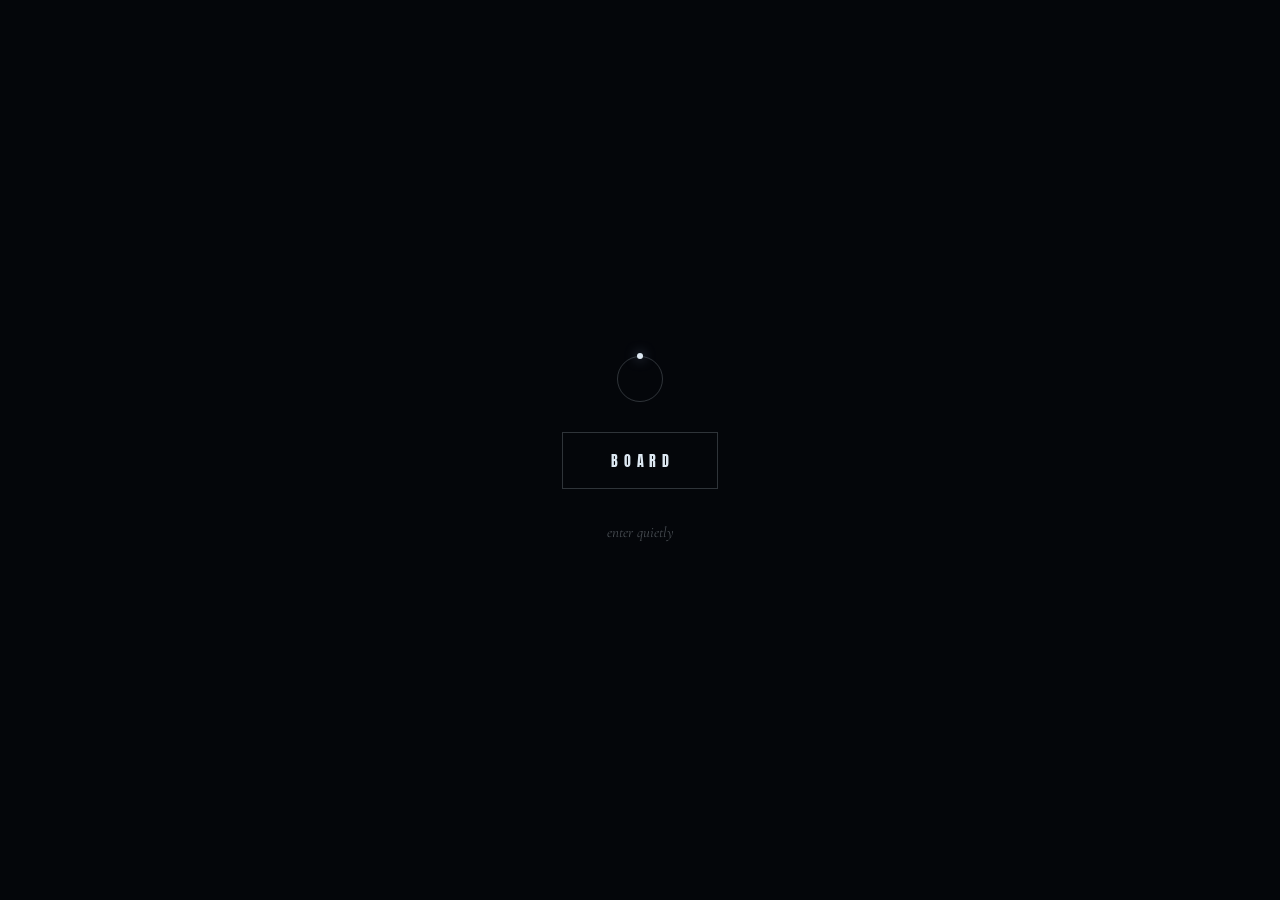
<file: the-ship-is-yours-v3.html>
<!DOCTYPE html>
<html lang="en">
<head>
<meta charset="UTF-8">
<meta name="viewport" content="width=device-width, initial-scale=1.0">
<title>The Ship Is Yours</title>
<link rel="preconnect" href="https://fonts.googleapis.com">
<link rel="preconnect" href="https://fonts.gstatic.com" crossorigin>
<link href="https://fonts.googleapis.com/css2?family=Anton&family=Cormorant+Garamond:ital@1&display=swap" rel="stylesheet">
<style>
  :root{ --ink:#04060a; --frost:#dde8f2; --dim:rgba(221,232,242,.55); --faint:rgba(221,232,242,.2); }
  *{margin:0;padding:0;box-sizing:border-box}
  html,body{height:100%;overflow:hidden;background:var(--ink)}
  body{font-family:'Cormorant Garamond',serif;color:var(--frost);-webkit-user-select:none;user-select:none}

  #gate{position:fixed;inset:0;z-index:100;background:var(--ink);display:flex;flex-direction:column;
    align-items:center;justify-content:center;gap:30px;transition:opacity 1.8s ease}
  #gate.away{opacity:0;pointer-events:none}
  #gate .ring{width:46px;height:46px;border:1px solid var(--faint);border-radius:50%;position:relative;animation:spin 16s linear infinite}
  #gate .ring::after{content:"";position:absolute;width:6px;height:6px;border-radius:50%;background:var(--frost);
    top:-3.5px;left:50%;transform:translateX(-50%);box-shadow:0 0 12px rgba(190,215,255,.5)}
  @keyframes spin{to{transform:rotate(360deg)}}
  #boardBtn{font-family:'Anton',sans-serif;letter-spacing:.42em;font-size:14px;color:var(--frost);
    background:none;border:1px solid var(--faint);padding:18px 42px 16px 48px;cursor:pointer;transition:all .4s}
  #boardBtn:hover,#boardBtn:focus-visible{border-color:var(--frost);box-shadow:0 0 26px rgba(190,215,255,.16);outline:none}
  #quietBtn{font-style:italic;font-size:15px;color:rgba(221,232,242,.32);background:none;border:none;
    cursor:pointer;font-family:'Cormorant Garamond',serif;padding:4px 10px}
  #quietBtn:hover{color:var(--dim)}

  #film{position:fixed;inset:0;opacity:0;transition:opacity 2.6s ease}
  #film.on{opacity:1}
  #stage{position:fixed;inset:0;perspective:1300px}
  #wrap{position:absolute;inset:0;will-change:transform;transform-style:preserve-3d}
  canvas{position:absolute;inset:0;width:100%;height:100%;display:block}

  .bar{position:fixed;left:0;right:0;height:5vh;background:#000;z-index:38;pointer-events:none}
  .bar.top{top:0}.bar.bot{bottom:0}
  #vig{position:fixed;inset:0;pointer-events:none;z-index:20;
    background:radial-gradient(125% 100% at 50% 42%, transparent 50%, rgba(0,0,0,.62) 100%)}
  #grain{position:fixed;inset:-50%;z-index:21;pointer-events:none;opacity:.05;
    background-image:url("data:image/svg+xml,%3Csvg xmlns='http://www.w3.org/2000/svg' width='240' height='240'%3E%3Cfilter id='n'%3E%3CfeTurbulence type='fractalNoise' baseFrequency='0.9' numOctaves='2'/%3E%3C/filter%3E%3Crect width='240' height='240' filter='url(%23n)' opacity='0.7'/%3E%3C/svg%3E");
    animation:gr .9s steps(4) infinite}
  @keyframes gr{0%{transform:translate(0,0)}25%{transform:translate(-2%,1.5%)}50%{transform:translate(1.5%,-2%)}75%{transform:translate(-1%,-1%)}100%{transform:translate(2%,2%)}}

  #foot{position:fixed;z-index:30;left:clamp(26px,6vw,96px);bottom:9vh;pointer-events:none}
  #foot>*{opacity:0;transform:translateY(14px);transition:opacity 1.6s ease,transform 1.6s ease}
  #foot.in>*{opacity:1;transform:none}
  #foot.in .ln{transition-delay:.8s}
  #foot.in .cr{transition-delay:1.8s}
  #foot.in .cta{transition-delay:2.6s}
  .ln{font-style:italic;font-size:clamp(17px,2vw,23px);color:var(--frost);text-shadow:0 1px 18px rgba(0,0,0,.8)}
  .cr{margin-top:10px;font-family:'Anton',sans-serif;font-size:10px;letter-spacing:.42em;color:rgba(221,232,242,.4)}
  .cta{margin-top:20px;pointer-events:auto}
  #helmBtn{font-family:'Anton',sans-serif;font-size:11px;letter-spacing:.34em;color:var(--frost);
    background:rgba(4,8,14,.3);border:1px solid rgba(221,232,242,.3);padding:12px 20px 10px 25px;cursor:pointer;
    backdrop-filter:blur(3px);-webkit-backdrop-filter:blur(3px);transition:all .35s}
  #helmBtn:hover,#helmBtn:focus-visible{border-color:var(--frost);box-shadow:0 0 22px rgba(190,215,255,.2);outline:none}

  #soundBtn{position:fixed;z-index:30;right:clamp(20px,4vw,52px);bottom:9vh;width:42px;height:42px;
    background:rgba(4,8,14,.3);border:1px solid rgba(221,232,242,.22);cursor:pointer;color:var(--dim);
    display:flex;align-items:center;justify-content:center;transition:all .3s;
    backdrop-filter:blur(3px);-webkit-backdrop-filter:blur(3px)}
  #soundBtn:hover{color:var(--frost);border-color:rgba(221,232,242,.45)}
  #soundBtn .eq{display:inline-flex;gap:2.5px;align-items:flex-end;height:12px}
  #soundBtn .eq i{width:2px;background:currentColor;animation:eq 1.1s ease-in-out infinite}
  #soundBtn .eq i:nth-child(1){height:6px}
  #soundBtn .eq i:nth-child(2){height:12px;animation-delay:.2s}
  #soundBtn .eq i:nth-child(3){height:8px;animation-delay:.45s}
  #soundBtn.off .eq i{animation:none;height:2px}
  @keyframes eq{0%,100%{transform:scaleY(.35)}50%{transform:scaleY(1)}}

  @media (max-width:760px){
    #foot{bottom:8vh;right:24px}
    #soundBtn{bottom:auto;top:7vh}
  }
  @media (prefers-reduced-motion:reduce){#grain,#gate .ring{animation:none}}
</style>
</head>
<body>

<div id="gate">
  <div class="ring" aria-hidden="true"></div>
  <button id="boardBtn">BOARD</button>
  <button id="quietBtn">enter quietly</button>
</div>

<div id="film">
  <div id="stage"><div id="wrap"><canvas id="c"></canvas></div></div>
  <div id="foot">
    <div class="ln">One sailor. One course. All the way home.</div>
    <div class="cr">69° SOUTH &nbsp;·&nbsp; THE PACK ICE &nbsp;·&nbsp; NIGHT WATCH</div>
    <div class="cta"><button id="helmBtn">TAKE THE HELM</button></div>
  </div>
  <button id="soundBtn" class="off" aria-label="Toggle sound (M)">
    <span class="eq" aria-hidden="true"><i></i><i></i><i></i></span>
  </button>
  <div class="bar top"></div><div class="bar bot"></div>
  <div id="vig"></div><div id="grain"></div>
</div>

<script>
(function(){
"use strict";
var REDUCED = window.matchMedia && window.matchMedia("(prefers-reduced-motion: reduce)").matches;
var cv = document.getElementById("c"), ctx = cv.getContext("2d");
var DW = 1600, DH = 1000, dpr = 1, S = 1, OX = 0, OY = 0;

function mk(w, h){ var c = document.createElement("canvas"); c.width = w; c.height = h; return c; }

function resize(){
  dpr = Math.min(2, window.devicePixelRatio || 1);
  cv.width = innerWidth * dpr; cv.height = innerHeight * dpr;
  S  = Math.max(innerWidth / DW, innerHeight / DH);
  OX = (innerWidth - DW * S) / 2;
  OY = innerHeight - DH * S;
}
resize(); addEventListener("resize", resize);

/* ============ wind ============ */
var wind = { val:.45, gust:0, gustV:0, bias:0, base:.45 };
function gust(s){ wind.gustV = Math.max(wind.gustV, s); }
(function loopG(){ gust(.4 + Math.random()*.8); setTimeout(loopG, 9000 + Math.random()*9000); })();
function stepWind(dt){
  wind.gustV *= Math.pow(.45, dt);
  wind.gust += (wind.gustV - wind.gust) * Math.min(1, dt*2.2);
  var tgt = wind.base + wind.gust + wind.bias;
  wind.val += (tgt - wind.val) * Math.min(1, dt*1.4);
  if (REDUCED) wind.val = .12;
}

/* ============ pointer ============ */
var px = -9999, py = -9999, nmx = 0, nmy = 0, tmx = 0, tmy = 0;
function setPointer(cx, cy){
  px = (cx - OX) / S; py = (cy - OY) / S;
  tmx = (cx / innerWidth) * 2 - 1; tmy = (cy / innerHeight) * 2 - 1;
  wind.bias = tmx * .2;
}
addEventListener("mousemove", function(e){ setPointer(e.clientX, e.clientY); });
addEventListener("touchmove", function(e){ if(e.touches[0]) setPointer(e.touches[0].clientX, e.touches[0].clientY); }, {passive:true});

/* ============ geometry anchors (shared by paint + threads) ============ */
var FORE_HEAD = [664, 80], MAIN_HEAD = [876, -70], MIZZ_HEAD = [1066, 210];
var SPRIT_TIP = [350, 690], JIB_TIP = [228, 748], STEM_HEAD = [596, 545];
var FY1 = [[505,205],[790,168]], FY2 = [[470,300],[820,258]], FY3 = [[430,402],[855,352]];
var MY1 = [[740,150],[1050,100]], MY2 = [[752,52],[1035,8]];
function railY(x){
  if (x <= 900) return 545 + (x - 596) * (602 - 545) / (900 - 596);
  return 602 + (x - 900) * (632 - 602) / (1135 - 900);
}

/* ============ threads (stripe physics) ============ */
var ropes = [], hangs = [], dots = [];
function rope(a, b, sag, amp, w, alpha, dotAtB){
  var r = { a:a, b:b, sag:sag, amp:amp, w:w, al:alpha,
            ph:Math.random()*6.28, sp:.7 + Math.random()*1.1,
            ox:0, oy:0, vx:0, vy:0, en:0, cx:0, cy:0 };
  ropes.push(r);
  if (dotAtB) dot(b[0], b[1], 2.4 + Math.random()*1.1);
  return r;
}
function hang(x, y, len, amp, w, alpha){
  hangs.push({ x:x, y:y, len:len, amp:amp, w:w, al:alpha,
               ph:Math.random()*6.28, sp:1 + Math.random()*1.2 });
}
function dot(x, y, r){ dots.push({ x:x, y:y, r:r, ph:Math.random()*6.28, en:0 }); }

rope(FORE_HEAD, SPRIT_TIP, 14, 3.5, 1.5, .9, true);
rope(FORE_HEAD, JIB_TIP,   16, 4,   1.2, .75, true);
rope([660,160], [420,660], 14, 3.5, 1.1, .65, false);
rope(MAIN_HEAD, [706,570], 18, 3,   1.3, .75, true);
rope(MAIN_HEAD, FORE_HEAD, 10, 2.5, 1.1, .7, false);
rope(MIZZ_HEAD, MAIN_HEAD.slice(), 10, 2.5, 1, .5, false);
rope([470,628], [632,840], 8, 2.5, .9, .5, false);
rope(JIB_TIP,  [470,690], 6, 2.5, .9, .55, false);
rope([470,690],[632,845], 6, 2,   .9, .45, false);

var foreFan = [];
[636, 678, 720, 762, 804, 846].forEach(function(x){
  foreFan.push(rope(FORE_HEAD, [x, railY(x)], 8, 2.6, 1.05, .8, true));
});
rope(FORE_HEAD, [560, 640], 6, 2, .85, .35, true);
rope(FORE_HEAD, [578, 608], 6, 2, .85, .3, true);

var mainFan = [];
[884, 920, 956, 992, 1028, 1064].forEach(function(x){
  mainFan.push(rope(MAIN_HEAD, [x, railY(x)], 10, 2.8, 1.05, .72, true));
});

[1086, 1110, 1132, 1152].forEach(function(x){
  rope(MIZZ_HEAD, [x, railY(Math.min(x,1135))], 7, 2.4, .95, .45, true);
});
rope(MIZZ_HEAD, [1158, 648], 8, 2.6, .95, .42, true);

rope(FORE_HEAD, FY1[0], 6, 2.6, .95, .65, true);  rope(FORE_HEAD, FY1[1], 6, 2.6, .95, .65, true);
rope(FORE_HEAD, FY2[0], 8, 3,   .95, .6, true);   rope(FORE_HEAD, FY2[1], 8, 3, .95, .6, true);
rope([660,170], FY3[0], 10, 3.2, .95, .55, true); rope([660,170], FY3[1], 10, 3.2, .95, .55, true);
rope(MAIN_HEAD, MY1[0], 8, 2.8, .95, .6, true);   rope(MAIN_HEAD, MY1[1], 8, 2.8, .95, .6, true);

rope(FY1[1], [880,330], 26, 9,  .9, .5, false);
rope(FY2[1], [885,430], 30, 10, .9, .45, false);
rope(FY3[1], [892,510], 32, 11, .9, .45, false);
rope(MY1[1], [1070,330], 22, 8, .9, .42, false);
rope(FY3[0], [596,560], 26, 10, .85, .4, false);
rope([1150,205], [1158,640], 12, 5, .9, .42, true);
rope([1240,545], [1160,640], 8,  4, .9, .38, true);

rope(FY1[0], [660,190], 10, 3, .75, .45, false);  rope([660,190], FY1[1], 10, 3, .75, .45, false);
rope(FY2[0], [665,282], 11, 3.4, .75, .4, false); rope([665,282], FY2[1], 11, 3.4, .75, .4, false);

hang([790,168], 150, 15, .9, .62);
hang([820,258], 125, 13, .85, .55);
hang([1050,100], 165, 16, .9, .55);
hang([668,95],  185, 17, .9, .62);
hang([505,205], 120, 13, .85, .5);
hang([1066,215], 110, 12, .85, .45);

dot(FORE_HEAD[0], FORE_HEAD[1], 3.6);
dot(MIZZ_HEAD[0], MIZZ_HEAD[1], 3);
dot(SPRIT_TIP[0], SPRIT_TIP[1], 2.8);
dot(JIB_TIP[0], JIB_TIP[1], 2.5);

var exciteCool = 0;
function distToSeg(x, y, ax, ay, bx, by){
  var dx = bx-ax, dy = by-ay, L2 = dx*dx + dy*dy;
  var t = L2 ? Math.max(0, Math.min(1, ((x-ax)*dx + (y-ay)*dy) / L2)) : 0;
  return Math.hypot(x-(ax+dx*t), y-(ay+dy*t));
}
function stepRopes(t, dt){
  var W = wind.val, R = 170, K = 16, DAMP = 5.5;
  for (var i = 0; i < ropes.length; i++){
    var r = ropes[i];
    var mx = (r.a[0] + r.b[0]) / 2, my = (r.a[1] + r.b[1]) / 2 + r.sag;
    var dxp = mx + r.ox - px, dyp = my + r.oy - py;
    var d = Math.hypot(dxp, dyp);
    if (d < R && d > .001){
      var f = (1 - d/R) * 1500;
      r.vx += (dxp/d) * f * dt; r.vy += (dyp/d) * f * dt;
    }
    if (px > -999 && distToSeg(px, py, r.a[0], r.a[1], r.b[0], r.b[1]) < 22){
      r.en = Math.min(2.2, r.en + dt * 7);
      if (exciteCool <= 0){ creak(.35); exciteCool = 2.8; }
    }
    r.en *= Math.pow(.5, dt);
    r.vx += (-K * r.ox) * dt; r.vy += (-K * r.oy) * dt;
    r.vx *= Math.pow(.5, dt * DAMP); r.vy *= Math.pow(.5, dt * DAMP);
    r.ox += r.vx * dt; r.oy += r.vy * dt;
    var wob = Math.sin(t*r.sp + r.ph) * r.amp * W * (1 + r.en)
            + Math.sin(t*r.sp*2.3 + r.ph*1.7) * r.amp * .3 * W;
    r.cx = mx + r.ox + W * r.sag * .5 + wob * .45;
    r.cy = my + r.oy + wob;
  }
  exciteCool -= dt;
  for (var j = 0; j < dots.length; j++){
    var dd = dots[j];
    var dist = Math.hypot(dd.x - px, dd.y - py);
    var tgt = dist < 120 ? (1 - dist/120) : 0;
    dd.en += (tgt - dd.en) * Math.min(1, dt * 6);
  }
}
function quadAt(r, f){
  var u = 1 - f;
  return [ u*u*r.a[0] + 2*u*f*r.cx + f*f*r.b[0],
           u*u*r.a[1] + 2*u*f*r.cy + f*f*r.b[1] ];
}

/* ============ PAINTED LAYERS (built once — this is where the realism lives) ============ */
var skyL = mk(DW, DH), iceL = mk(DW, DH), shipL = mk(DW, DH);
var fogTile = mk(512, 256);

function buildFogTile(){
  var g = fogTile.getContext("2d");
  g.clearRect(0,0,512,256);
  for (var i = 0; i < 46; i++){
    var x = Math.random()*512, y = Math.random()*256, r = 30 + Math.random()*70;
    var gr = g.createRadialGradient(x, y, 0, x, y, r);
    var a = .05 + Math.random()*.07;
    gr.addColorStop(0, "rgba(168,190,218," + a.toFixed(3) + ")");
    gr.addColorStop(1, "rgba(168,190,218,0)");
    g.fillStyle = gr; g.beginPath(); g.arc(x, y, r, 0, 6.2832); g.fill();
  }
}

function buildSky(){
  var g = skyL.getContext("2d");
  /* deep night fading to a luminous fog bank at the horizon — the ship will be a silhouette against this */
  var grd = g.createLinearGradient(0, 0, 0, DH);
  grd.addColorStop(0,   "#04060a");
  grd.addColorStop(.45, "#080d15");
  grd.addColorStop(.72, "#111a26");
  grd.addColorStop(.86, "#1c2a3c");
  grd.addColorStop(1,   "#233248");
  g.fillStyle = grd; g.fillRect(0, 0, DW, DH);
  /* broad horizon glow behind the ship */
  var hg = g.createRadialGradient(820, 880, 60, 820, 880, 900);
  hg.addColorStop(0, "rgba(150,180,215,.20)");
  hg.addColorStop(.5, "rgba(120,150,190,.08)");
  hg.addColorStop(1, "rgba(120,150,190,0)");
  g.fillStyle = hg; g.fillRect(0, 0, DW, DH);
  /* moon upper-right with wide halo */
  var mh = g.createRadialGradient(1300, 150, 0, 1300, 150, 420);
  mh.addColorStop(0, "rgba(206,222,242,.22)");
  mh.addColorStop(.35, "rgba(206,222,242,.07)");
  mh.addColorStop(1, "rgba(206,222,242,0)");
  g.fillStyle = mh; g.fillRect(800, -300, 1000, 950);
  var md = g.createRadialGradient(1290, 140, 4, 1300, 150, 34);
  md.addColorStop(0, "#f1f6fb"); md.addColorStop(.7, "#c2cfdd"); md.addColorStop(1, "#93a2b3");
  g.beginPath(); g.arc(1300, 150, 32, 0, 6.2832); g.fillStyle = md; g.fill();
  /* a few thin cloud streaks across the moon */
  g.fillStyle = "rgba(10,16,26,.4)";
  g.beginPath(); g.ellipse(1290, 144, 90, 7, -.06, 0, 6.2832); g.fill();
  g.fillStyle = "rgba(10,16,26,.3)";
  g.beginPath(); g.ellipse(1330, 168, 110, 6, .04, 0, 6.2832); g.fill();
}

function buildIce(){
  var g = iceL.getContext("2d");
  var grd = g.createLinearGradient(0, 820, 0, DH);
  grd.addColorStop(0, "#1a2535"); grd.addColorStop(.4, "#0e1622"); grd.addColorStop(1, "#060a11");
  g.fillStyle = grd;
  g.beginPath(); g.moveTo(-50, 838);
  var ridge = [[120,826],[300,840],[520,822],[760,842],[980,824],[1200,840],[1420,826],[1700,840]];
  ridge.forEach(function(p){ g.lineTo(p[0], p[1]); });
  g.lineTo(DW+50, DH+50); g.lineTo(-50, DH+50); g.closePath(); g.fill();
  /* moonlight streak running toward the viewer from under the moon */
  var st = g.createLinearGradient(0, 830, 0, DH);
  st.addColorStop(0, "rgba(190,212,238,.16)"); st.addColorStop(1, "rgba(190,212,238,0)");
  g.fillStyle = st;
  g.beginPath();
  g.moveTo(1240, 836); g.lineTo(1360, 836); g.lineTo(1520, DH); g.lineTo(1080, DH);
  g.closePath(); g.fill();
  /* faint crest light along the ridge line */
  g.strokeStyle = "rgba(196,216,240,.22)"; g.lineWidth = 1.4;
  g.beginPath(); g.moveTo(-50, 838);
  ridge.forEach(function(p){ g.lineTo(p[0], p[1]); });
  g.stroke();
  /* pressure ridge slabs — dark wedges, lit crests */
  function slab(x, y, w, h, tilt){
    g.save(); g.translate(x, y); g.rotate(tilt);
    var sg = g.createLinearGradient(0, -h, 0, 4);
    sg.addColorStop(0, "#28384e"); sg.addColorStop(.25, "#15202e"); sg.addColorStop(1, "#0a101a");
    g.fillStyle = sg;
    g.beginPath(); g.moveTo(-w/2, 0); g.lineTo(-w*.18, -h); g.lineTo(w*.22, -h*.75); g.lineTo(w/2, 0);
    g.closePath(); g.fill();
    g.strokeStyle = "rgba(206,224,246,.4)"; g.lineWidth = 1.2;
    g.beginPath(); g.moveTo(-w*.18, -h); g.lineTo(w*.22, -h*.75); g.stroke();
    g.restore();
  }
  slab(300, 880, 120, 34, -.04); slab(520, 905, 160, 26, .05);
  slab(905, 882, 130, 40, .03);  slab(1120, 906, 170, 30, -.05);
  slab(180, 930, 140, 24, .06);  slab(700, 935, 200, 22, -.03);
  /* baked sparkle */
  for (var i = 0; i < 260; i++){
    var x = Math.random()*DW, y = 836 + Math.random()*(DH-836);
    g.globalAlpha = .04 + Math.random()*.12;
    g.fillStyle = "#cfe0f2";
    g.fillRect(x, y, 1.2, 1.2);
  }
  g.globalAlpha = 1;
  /* light pool under the hull */
  var pool = g.createRadialGradient(840, 900, 30, 840, 900, 560);
  pool.addColorStop(0, "rgba(180,205,238,.09)"); pool.addColorStop(1, "rgba(180,205,238,0)");
  g.fillStyle = pool;
  g.beginPath(); g.ellipse(840, 900, 620, 150, 0, 0, 6.2832); g.fill();
}

function buildShip(){
  var g = shipL.getContext("2d");
  var RIM = "rgba(206,224,248,";

  function line(x1,y1,x2,y2,w,c){ g.strokeStyle=c; g.lineWidth=w;
    g.beginPath(); g.moveTo(x1,y1); g.lineTo(x2,y2); g.stroke(); }
  /* a spar = dark core + one moonlit edge + faint frost glow. No cartoon outlines. */
  function spar(x1,y1,x2,y2,w){
    line(x1,y1,x2,y2,w,"#0c121b");
    g.save(); g.shadowColor = "rgba(190,214,244,.55)"; g.shadowBlur = 5;
    line(x1+1.2,y1,x2+1.2,y2, Math.max(1, w*.28), RIM + ".5)");
    g.restore();
  }
  function furlDark(a, b, lumps, seed){
    g.beginPath(); g.moveTo(a[0], a[1] + 2);
    for (var i = 1; i <= lumps; i++){
      var t0 = (i - .5)/lumps, t1 = i/lumps;
      var mx = a[0] + (b[0]-a[0])*t0, my = a[1] + (b[1]-a[1])*t0 + 12 + ((seed*i*7919)%5);
      var ex = a[0] + (b[0]-a[0])*t1, ey = a[1] + (b[1]-a[1])*t1 + 2;
      g.quadraticCurveTo(mx, my, ex, ey);
    }
    g.closePath();
    var gdt = g.createLinearGradient(0, a[1], 0, a[1]+18);
    gdt.addColorStop(0, "#1d2735"); gdt.addColorStop(1, "#0d1420");
    g.fillStyle = gdt; g.fill();
    /* snow resting on top of the furled canvas */
    g.save(); g.shadowColor = "rgba(200,222,248,.6)"; g.shadowBlur = 4;
    g.strokeStyle = RIM + ".55)"; g.lineWidth = 1.2;
    g.beginPath(); g.moveTo(a[0], a[1]); g.lineTo(b[0], b[1]); g.stroke();
    g.restore();
  }

  /* ---- masts & yards first (hull covers their feet) ---- */
  spar(1086, 618, 1066, 205, 6);
  line(1052, 332, 1082, 328, 2.4, "#0c121b");
  spar(1070, 250, 1150, 205, 2.4);
  spar(1078, 560, 1240, 545, 2.6);
  spar(916, 602, 876, -80, 9);
  line(862, 182, 902, 178, 2.6, "#0c121b");
  spar(MY1[0][0], MY1[0][1], MY1[1][0], MY1[1][1], 3);
  spar(MY2[0][0], MY2[0][1], MY2[1][0], MY2[1][1], 2.6);
  furlDark(MY1[0], MY1[1], 6, 3);
  spar(706, 585, 664, 70, 8);
  line(644, 302, 686, 297, 2.6, "#0c121b");
  spar(FY1[0][0], FY1[0][1], FY1[1][0], FY1[1][1], 3);
  spar(FY2[0][0], FY2[0][1], FY2[1][0], FY2[1][1], 3);
  spar(FY3[0][0], FY3[0][1], FY3[1][0], FY3[1][1], 3.2);
  furlDark(FY1[0], FY1[1], 5, 1); furlDark(FY2[0], FY2[1], 6, 2); furlDark(FY3[0], FY3[1], 7, 4);

  /* ---- hull: one towering silhouette mass ---- */
  function hullPath(){
    g.beginPath();
    g.moveTo(596, 545);
    g.quadraticCurveTo(740, 580, 900, 602);
    g.quadraticCurveTo(1030, 620, 1135, 632);
    g.lineTo(1160, 645);
    g.lineTo(1158, 745);
    g.quadraticCurveTo(1000, 825, 760, 870);
    g.lineTo(640, 890);
    g.quadraticCurveTo(610, 720, 596, 545);
    g.closePath();
  }
  hullPath();
  var hg = g.createLinearGradient(560, 545, 1180, 820);
  hg.addColorStop(0,  "#131c29");
  hg.addColorStop(.4, "#0c1320");
  hg.addColorStop(1,  "#070b13");
  g.fillStyle = hg; g.fill();

  /* starboard bow facet — catches the horizon glow, gives the bow its 3-D wedge */
  g.beginPath();
  g.moveTo(596, 545);
  g.quadraticCurveTo(548, 640, 606, 860);
  g.lineTo(640, 890);
  g.quadraticCurveTo(610, 720, 596, 545);
  g.closePath();
  var fg = g.createLinearGradient(548, 560, 640, 860);
  fg.addColorStop(0, "#243144"); fg.addColorStop(.6, "#16202e"); fg.addColorStop(1, "#0c1320");
  g.fillStyle = fg; g.fill();

  /* texture inside the hull: planking value bands + speckle, clipped */
  g.save(); hullPath(); g.clip();
  for (var b = 0; b < 7; b++){
    var by = 612 + b*38;
    g.fillStyle = (b % 2) ? "rgba(255,255,255,.018)" : "rgba(0,0,0,.05)";
    g.beginPath();
    g.moveTo(560, by);
    g.quadraticCurveTo(880, by + 18, 1180, by + 30);
    g.lineTo(1180, by + 30 + 19);
    g.quadraticCurveTo(880, by + 18 + 19, 560, by + 19);
    g.closePath(); g.fill();
  }
  for (var sp = 0; sp < 900; sp++){
    var sx = 560 + Math.random()*620, sy = 545 + Math.random()*345;
    g.globalAlpha = .02 + Math.random()*.05;
    g.fillStyle = Math.random() < .5 ? "#000" : "#aebfd4";
    g.fillRect(sx, sy, 1.3, 1.3);
  }
  g.globalAlpha = 1;
  /* frost mottling clinging to the bow and rail */
  for (var fm = 0; fm < 26; fm++){
    var fx = 596 + Math.random()*120 * (Math.random()*Math.random()),
        fy = 560 + Math.random()*300;
    var fr = 6 + Math.random()*22;
    var fgg = g.createRadialGradient(fx, fy, 0, fx, fy, fr);
    fgg.addColorStop(0, "rgba(196,216,242,.06)");
    fgg.addColorStop(1, "rgba(196,216,242,0)");
    g.fillStyle = fgg; g.beginPath(); g.arc(fx, fy, fr, 0, 6.2832); g.fill();
  }
  g.restore();

  /* rim light — only where the moon would catch her */
  g.save();
  g.shadowColor = "rgba(190,214,244,.7)"; g.shadowBlur = 10;
  g.strokeStyle = RIM + ".7)"; g.lineWidth = 2;
  g.beginPath(); g.moveTo(640, 890); g.quadraticCurveTo(610, 720, 596, 545); g.stroke(); /* stem */
  g.strokeStyle = RIM + ".5)"; g.lineWidth = 1.6;
  g.beginPath(); g.moveTo(596, 545);
  g.quadraticCurveTo(740, 580, 900, 602);
  g.quadraticCurveTo(1030, 620, 1140, 632); g.stroke();                                   /* sheer */
  g.restore();
  /* second, dimmer inner rail line for depth */
  g.strokeStyle = RIM + ".14)"; g.lineWidth = 1;
  g.beginPath(); g.moveTo(606, 556);
  g.quadraticCurveTo(744, 590, 900, 611);
  g.quadraticCurveTo(1028, 628, 1136, 640); g.stroke();

  /* deck furniture as silhouettes with lit tops */
  function box(x, y, w, h){
    g.fillStyle = "#0a101a"; g.fillRect(x, y - h, w, h);
    g.save(); g.shadowColor = "rgba(190,214,244,.5)"; g.shadowBlur = 4;
    g.strokeStyle = RIM + ".4)"; g.lineWidth = 1;
    g.beginPath(); g.moveTo(x, y - h); g.lineTo(x + w, y - h); g.stroke();
    g.restore();
  }
  box(760, 600, 70, 18); box(960, 615, 60, 16);
  /* lifeboat hanging from davits */
  g.strokeStyle = RIM + ".35)"; g.lineWidth = 1.2;
  g.beginPath(); g.moveTo(884, 588); g.quadraticCurveTo(896, 572, 906, 588); g.stroke();
  g.beginPath(); g.moveTo(940, 592); g.quadraticCurveTo(952, 576, 962, 592); g.stroke();
  g.fillStyle = "#0b1119";
  g.beginPath(); g.moveTo(880, 596);
  g.quadraticCurveTo(922, 582, 966, 598);
  g.quadraticCurveTo(922, 606, 880, 596); g.closePath(); g.fill();
  g.save(); g.shadowColor = "rgba(190,214,244,.4)"; g.shadowBlur = 3;
  g.strokeStyle = RIM + ".4)"; g.lineWidth = 1;
  g.beginPath(); g.moveTo(880, 596); g.quadraticCurveTo(922, 582, 966, 598); g.stroke();
  g.restore();
  /* stanchion ticks — barely-there */
  g.strokeStyle = RIM + ".16)"; g.lineWidth = 1;
  for (var sx2 = 640; sx2 <= 1120; sx2 += 44){
    var sy2 = railY(sx2);
    g.beginPath(); g.moveTo(sx2, sy2); g.lineTo(sx2, sy2 + 12); g.stroke();
  }

  /* cathead + hanging anchor at the bow */
  spar(620, 596, 588, 588, 3);
  g.strokeStyle = RIM + ".5)"; g.lineWidth = 1.1;
  g.beginPath(); g.moveTo(592, 590); g.lineTo(592, 622); g.stroke();
  g.strokeStyle = RIM + ".6)"; g.lineWidth = 1.6;
  g.beginPath(); g.moveTo(592, 622); g.lineTo(592, 654); g.stroke();
  g.beginPath(); g.moveTo(580, 644); g.quadraticCurveTo(592, 664, 604, 644); g.stroke();
  g.beginPath(); g.moveTo(585, 628); g.lineTo(599, 628); g.stroke();
  /* hawse hole */
  g.fillStyle = "#04070c";
  g.beginPath(); g.ellipse(646, 608, 6, 4.2, -.2, 0, 6.2832); g.fill();

  /* bowsprit thrusting at the viewer */
  spar(596, 545, 350, 690, 5);
  spar(350, 690, 228, 748, 2.2);
  spar(470, 628, 470, 690, 1.6);

  /* her name, barely caught by the light */
  g.save();
  g.translate(700, 590); g.rotate(.1);
  g.font = "12px Anton, sans-serif";
  g.fillStyle = RIM + ".3)";
  g.fillText("E N D U R E", 0, 0);
  g.restore();

  /* ice rafted against the cutwater */
  g.fillStyle = "#0f1722";
  g.beginPath(); g.moveTo(540, 902);
  [[576,864],[610,882],[648,854],[692,880],[736,858],[788,886],[850,864],[920,892]].forEach(function(p){ g.lineTo(p[0], p[1]); });
  g.lineTo(980, 912); g.lineTo(540, 912); g.closePath(); g.fill();
  g.save(); g.shadowColor = "rgba(196,218,244,.5)"; g.shadowBlur = 4;
  g.strokeStyle = RIM + ".4)"; g.lineWidth = 1.1;
  g.beginPath(); g.moveTo(540, 902);
  [[576,864],[610,882],[648,854],[692,880],[736,858],[788,886],[850,864],[920,892]].forEach(function(p){ g.lineTo(p[0], p[1]); });
  g.stroke();
  g.restore();

  /* ---- atmosphere does the rest: fade the stern into haze, sink the hull bottom into ice mist ---- */
  g.globalCompositeOperation = "destination-out";
  var fade = g.createLinearGradient(1010, 0, 1230, 0);
  fade.addColorStop(0, "rgba(0,0,0,0)"); fade.addColorStop(1, "rgba(0,0,0,.55)");
  g.fillStyle = fade; g.fillRect(1010, -100, 280, DH + 200);
  var sink = g.createLinearGradient(0, 845, 0, 925);
  sink.addColorStop(0, "rgba(0,0,0,0)"); sink.addColorStop(1, "rgba(0,0,0,.6)");
  g.fillStyle = sink; g.fillRect(0, 845, DW, 90);
  g.globalCompositeOperation = "source-over";
}

buildFogTile(); buildSky(); buildIce(); buildShip();

/* ============ dynamic bits ============ */
var stars = [], motes = [];
for (var i = 0; i < 120; i++) stars.push({ x:Math.random()*DW, y:Math.random()*DH*.55,
  r:.4 + Math.random()*1, ph:Math.random()*6.28, sp:.4 + Math.random()*1.4 });
var MOTES = REDUCED ? 0 : 42;
for (var m = 0; m < MOTES; m++) motes.push({ x:Math.random()*DW, y:Math.random()*DH,
  z:.3 + Math.random()*.7, ph:Math.random()*6.28 });

function drawStars(t){
  ctx.fillStyle = "#dfe9f4";
  for (var i = 0; i < stars.length; i++){
    var s = stars[i];
    ctx.globalAlpha = .25 + .4 * Math.abs(Math.sin(t*s.sp + s.ph));
    ctx.beginPath(); ctx.arc(s.x, s.y, s.r, 0, 6.2832); ctx.fill();
  }
  ctx.globalAlpha = 1;
}
function drawFogBand(t, y, h, speed, alpha){
  var off = ((t * speed) % 512 + 512) % 512;
  ctx.globalAlpha = alpha;
  for (var x = -off; x < DW; x += 512){
    ctx.drawImage(fogTile, x, y, 512, h);
    ctx.drawImage(fogTile, x + 256, y + h*.2, 512, h);
  }
  ctx.globalAlpha = 1;
}
function drawMotes(t, dt){
  ctx.fillStyle = "rgba(226,237,248,1)";
  for (var i = 0; i < motes.length; i++){
    var f = motes[i];
    f.y += (8 + 22*f.z) * dt;
    f.x += (wind.val * 26 * f.z + Math.sin(t + f.ph) * 7 * f.z) * dt;
    var dx = f.x - px, dy = f.y - py, d = Math.hypot(dx, dy);
    if (d < 130 && d > .001){
      var push = (1 - d/130) * 60 * dt;
      f.x += dx/d * push; f.y += dy/d * push;
    }
    if (f.y > DH + 6){ f.y = -6; f.x = Math.random()*DW; }
    if (f.x > DW + 6) f.x = -6; else if (f.x < -6) f.x = DW + 6;
    ctx.globalAlpha = .1 + f.z * .18;
    ctx.beginPath(); ctx.arc(f.x, f.y, .6 + f.z, 0, 6.2832); ctx.fill();
  }
  ctx.globalAlpha = 1;
}
function drawFigure(t){
  var fx = 408, fy = 893;
  var lg = ctx.createRadialGradient(fx+10, fy, 2, fx+10, fy, 70);
  lg.addColorStop(0, "rgba(255,214,160,.13)"); lg.addColorStop(1, "rgba(255,214,160,0)");
  ctx.fillStyle = lg;
  ctx.beginPath(); ctx.ellipse(fx+10, fy, 80, 22, 0, 0, 6.2832); ctx.fill();
  ctx.strokeStyle = "#06090e"; ctx.fillStyle = "#06090e"; ctx.lineCap = "round";
  ctx.beginPath(); ctx.arc(fx, fy - 26, 3.6, 0, 6.2832); ctx.fill();
  ctx.lineWidth = 3.4; ctx.beginPath(); ctx.moveTo(fx, fy-22); ctx.lineTo(fx, fy-8); ctx.stroke();
  ctx.lineWidth = 2.6;
  ctx.beginPath(); ctx.moveTo(fx, fy-8); ctx.lineTo(fx-4, fy); ctx.stroke();
  ctx.beginPath(); ctx.moveTo(fx, fy-8); ctx.lineTo(fx+4, fy); ctx.stroke();
  ctx.lineWidth = 2.2;
  ctx.beginPath(); ctx.moveTo(fx, fy-18); ctx.lineTo(fx+9, fy-12); ctx.stroke();
  var flick = .8 + .2 * Math.sin(t*9) * Math.sin(t*3.7);
  ctx.fillStyle = "rgba(255,216,160," + (.85*flick).toFixed(2) + ")";
  ctx.beginPath(); ctx.arc(fx + 10, fy - 10, 2.2, 0, 6.2832); ctx.fill();
  var lh = ctx.createRadialGradient(fx+10, fy-10, 0, fx+10, fy-10, 26);
  lh.addColorStop(0, "rgba(255,216,160," + (.28*flick).toFixed(2) + ")");
  lh.addColorStop(1, "rgba(255,216,160,0)");
  ctx.fillStyle = lh;
  ctx.beginPath(); ctx.arc(fx + 10, fy - 10, 26, 0, 6.2832); ctx.fill();
  ctx.lineCap = "butt";
}

function drawThreads(t){
  ctx.lineCap = "round";
  for (var i = 0; i < ropes.length; i++){
    var r = ropes[i];
    ctx.strokeStyle = "rgba(196,220,250," + (r.al * .2 * (1 + r.en*.6)).toFixed(3) + ")";
    ctx.lineWidth = r.w * 3.2;
    ctx.beginPath(); ctx.moveTo(r.a[0], r.a[1]);
    ctx.quadraticCurveTo(r.cx, r.cy, r.b[0], r.b[1]); ctx.stroke();
  }
  for (var j = 0; j < ropes.length; j++){
    var q = ropes[j];
    var shimmer = .82 + .18 * Math.sin(t * q.sp * 1.7 + q.ph * 2);
    ctx.strokeStyle = "rgba(222,236,250," + (q.al * shimmer).toFixed(3) + ")";
    ctx.lineWidth = q.w;
    ctx.beginPath(); ctx.moveTo(q.a[0], q.a[1]);
    ctx.quadraticCurveTo(q.cx, q.cy, q.b[0], q.b[1]); ctx.stroke();
  }
  ctx.lineWidth = .7;
  [foreFan, mainFan].forEach(function(fan){
    for (var p = 0; p < fan.length - 1; p++){
      for (var f = .34; f <= .92; f += .085){
        var A = quadAt(fan[p], f), B = quadAt(fan[p+1], f);
        if (A[1] < 0 && B[1] < 0) continue;
        ctx.strokeStyle = "rgba(208,226,246,.22)";
        ctx.beginPath(); ctx.moveTo(A[0], A[1]); ctx.lineTo(B[0], B[1]); ctx.stroke();
      }
    }
  });
  var W = wind.val;
  for (var h = 0; h < hangs.length; h++){
    var H = hangs[h];
    var ang = W*.5 + Math.sin(t*H.sp + H.ph)*.22*W + Math.sin(t*H.sp*2.7 + H.ph)*.07*W;
    var ex = H.x + Math.sin(ang)*H.len, ey = H.y + Math.cos(ang)*H.len;
    ctx.strokeStyle = "rgba(222,236,250," + H.al + ")"; ctx.lineWidth = H.w;
    ctx.beginPath(); ctx.moveTo(H.x, H.y);
    ctx.quadraticCurveTo(H.x + Math.sin(ang*.5)*H.len*.5, H.y + Math.cos(ang*.5)*H.len*.55, ex, ey);
    ctx.stroke();
    ctx.fillStyle = "rgba(228,239,250,.8)";
    ctx.beginPath(); ctx.arc(ex, ey, 1.7, 0, 6.2832); ctx.fill();
  }
  for (var d = 0; d < dots.length; d++){
    var D = dots[d];
    var pulse = .8 + .2 * Math.sin(t*1.6 + D.ph);
    var rr = D.r * pulse * (1 + D.en * .9);
    var gl = ctx.createRadialGradient(D.x, D.y, 0, D.x, D.y, rr * 5);
    gl.addColorStop(0, "rgba(206,228,252," + (.35 + D.en*.4).toFixed(2) + ")");
    gl.addColorStop(1, "rgba(206,228,252,0)");
    ctx.fillStyle = gl;
    ctx.beginPath(); ctx.arc(D.x, D.y, rr * 5, 0, 6.2832); ctx.fill();
    ctx.fillStyle = "rgba(240,247,253," + (.85 + D.en*.15).toFixed(2) + ")";
    ctx.beginPath(); ctx.arc(D.x, D.y, rr, 0, 6.2832); ctx.fill();
  }
  /* pennant */
  var segs = 9, segL = 7.5;
  ctx.fillStyle = "rgba(228,239,250,.85)";
  ctx.beginPath();
  var topP = [], botP = [];
  for (var n = 0; n <= segs; n++){
    var fx = FORE_HEAD[0] + n*segL*(.6 + W*.5);
    var fy = FORE_HEAD[1] - 6 + Math.sin(t*3.4 + n*.85)*(1 + n*.55)*W*1.6 + n*.3;
    var th = 5.5*(1 - n/segs) + .6;
    topP.push([fx, fy - th/2]); botP.push([fx, fy + th/2]);
  }
  ctx.moveTo(topP[0][0], topP[0][1]);
  for (var n2 = 1; n2 <= segs; n2++) ctx.lineTo(topP[n2][0], topP[n2][1]);
  for (var n3 = segs; n3 >= 0; n3--) ctx.lineTo(botP[n3][0], botP[n3][1]);
  ctx.closePath(); ctx.fill();
}

/* ============ main loop ============ */
var wrap = document.getElementById("wrap");
var camZoom = REDUCED ? 1 : 1.1;
var last = performance.now(), shipT = 0;

function frame(now){
  var dt = Math.min(.05, (now - last)/1000); last = now;
  var t = now/1000;
  stepWind(dt);
  shipT += dt * (.6 + wind.val*.8);
  nmx += (tmx - nmx)*Math.min(1, dt*4); nmy += (tmy - nmy)*Math.min(1, dt*4);
  if (!REDUCED && camZoom > 1) camZoom += (1 - camZoom)*Math.min(1, dt*.3);
  wrap.style.transform = "scale(" + camZoom.toFixed(4) + ") rotateY(" + (nmx*3) + "deg) rotateX(" + (-nmy*1.8) + "deg)";

  var lean = (Math.sin(shipT*.8)*.5 + Math.sin(shipT*2.1)*.12) * wind.val * 9;
  stepRopes(t, dt);

  ctx.setTransform(dpr*S, 0, 0, dpr*S, dpr*OX, dpr*OY);
  ctx.drawImage(skyL, 0, 0);
  drawStars(t);
  ctx.drawImage(iceL, 0, 0);
  drawFogBand(t, 4, 700, 240, .35);                       /* haze bank behind her */
  ctx.save();
  ctx.transform(1, 0, -lean/880, 1, lean, 0);             /* she leans with the wind */
  ctx.drawImage(shipL, 0, 0);
  drawThreads(t);
  ctx.restore();
  drawFogBand(t, 9, 620, 180, .22);                       /* fog crossing the hull — scale */
  drawFigure(t);
  drawFogBand(t, 14, 780, 260, .16);                      /* breath of fog in the foreground */
  drawMotes(t, dt);

  requestAnimationFrame(frame);
}

/* ============ audio ============ */
var AC = null, master = null, windGain = null, soundOn = false;
function buildAudio(){
  if (AC) return;
  var Ctx = window.AudioContext || window.webkitAudioContext;
  if (!Ctx) return;
  AC = new Ctx();
  master = AC.createGain(); master.gain.value = 0; master.connect(AC.destination);
  var len = AC.sampleRate*3, buf = AC.createBuffer(1, len, AC.sampleRate), ch = buf.getChannelData(0);
  for (var i = 0; i < len; i++) ch[i] = Math.random()*2 - 1;
  var src = AC.createBufferSource(); src.buffer = buf; src.loop = true;
  var lp = AC.createBiquadFilter(); lp.type = "lowpass"; lp.frequency.value = 420; lp.Q.value = .4;
  var bp = AC.createBiquadFilter(); bp.type = "bandpass"; bp.frequency.value = 700; bp.Q.value = 2.2;
  var bpG = AC.createGain(); bpG.gain.value = .5;
  windGain = AC.createGain(); windGain.gain.value = .1;
  var lfo = AC.createOscillator(); lfo.frequency.value = .07;
  var lfoG = AC.createGain(); lfoG.gain.value = 320;
  lfo.connect(lfoG); lfoG.connect(bp.frequency); lfo.start();
  src.connect(lp); lp.connect(windGain);
  src.connect(bp); bp.connect(bpG); bpG.connect(windGain);
  windGain.connect(master); src.start();
  setInterval(function(){
    if (AC) windGain.gain.setTargetAtTime(.05 + wind.val*.16, AC.currentTime, .4);
  }, 120);
  (function loopC(){ setTimeout(function(){ if (soundOn) creak(.5 + Math.random()*.7); loopC(); }, 6000 + Math.random()*9000); })();
  (function loopGr(){ setTimeout(function(){ if (soundOn) groan(); loopGr(); }, 22000 + Math.random()*22000); })();
}
function creak(v){
  if (!AC || !soundOn) return;
  var t0 = AC.currentTime;
  var o = AC.createOscillator(); o.type = "sawtooth";
  o.frequency.setValueAtTime(110 + Math.random()*60, t0);
  o.frequency.exponentialRampToValueAtTime(45 + Math.random()*25, t0 + .5);
  var f = AC.createBiquadFilter(); f.type = "bandpass"; f.Q.value = 9;
  f.frequency.setValueAtTime(260, t0);
  f.frequency.exponentialRampToValueAtTime(110, t0 + .5);
  var g = AC.createGain();
  g.gain.setValueAtTime(.0001, t0);
  g.gain.exponentialRampToValueAtTime(.05*v, t0 + .08);
  g.gain.exponentialRampToValueAtTime(.0001, t0 + .65);
  o.connect(f); f.connect(g); g.connect(master);
  o.start(t0); o.stop(t0 + .8);
}
function groan(){
  if (!AC || !soundOn) return;
  var t0 = AC.currentTime;
  var o = AC.createOscillator(); o.type = "sine"; o.frequency.setValueAtTime(46, t0);
  var v = AC.createOscillator(); v.frequency.value = 2.2;
  var vg = AC.createGain(); vg.gain.value = 5;
  v.connect(vg); vg.connect(o.frequency); v.start(t0);
  var g = AC.createGain();
  g.gain.setValueAtTime(.0001, t0);
  g.gain.exponentialRampToValueAtTime(.06, t0 + .7);
  g.gain.exponentialRampToValueAtTime(.0001, t0 + 2.6);
  o.connect(g); g.connect(master);
  o.start(t0); o.stop(t0 + 2.8); v.stop(t0 + 2.8);
}
function bell(){
  if (!AC || !soundOn) return;
  var strike = function(at){
    [830, 1245, 2075].forEach(function(fr, idx){
      var o = AC.createOscillator(); o.type = "sine";
      o.frequency.value = fr*(1 + (Math.random()-.5)*.004);
      var g = AC.createGain(); var amp = [.10,.05,.018][idx];
      g.gain.setValueAtTime(.0001, at);
      g.gain.exponentialRampToValueAtTime(amp, at + .012);
      g.gain.exponentialRampToValueAtTime(.0001, at + 2.2);
      o.connect(g); g.connect(master);
      o.start(at); o.stop(at + 2.4);
    });
  };
  strike(AC.currentTime); strike(AC.currentTime + .42);
}
function setSound(on){
  soundOn = on;
  document.getElementById("soundBtn").classList.toggle("off", !on);
  if (AC && master) master.gain.setTargetAtTime(on ? 1 : 0, AC.currentTime, .5);
}

/* ============ entry / ui ============ */
function begin(withSound){
  buildAudio();
  if (AC && AC.state === "suspended") AC.resume();
  setSound(!!withSound && !!AC);
  document.getElementById("gate").classList.add("away");
  document.getElementById("film").classList.add("on");
  setTimeout(function(){ document.getElementById("foot").classList.add("in"); }, 1200);
  gust(.9);
  if (withSound) setTimeout(function(){ creak(1); }, 1500);
}
document.getElementById("boardBtn").addEventListener("click", function(){ begin(true); });
document.getElementById("quietBtn").addEventListener("click", function(){ begin(false); });
document.getElementById("soundBtn").addEventListener("click", function(){
  buildAudio();
  if (AC && AC.state === "suspended") AC.resume();
  setSound(!soundOn);
});
document.getElementById("helmBtn").addEventListener("click", function(){
  gust(1.5); bell(); creak(1.2);
  if (!REDUCED) camZoom = 1.045;
});
addEventListener("keydown", function(e){ if (e.key === "m" || e.key === "M") document.getElementById("soundBtn").click(); });

requestAnimationFrame(frame);
})();
</script>
</body>
</html>
</file>
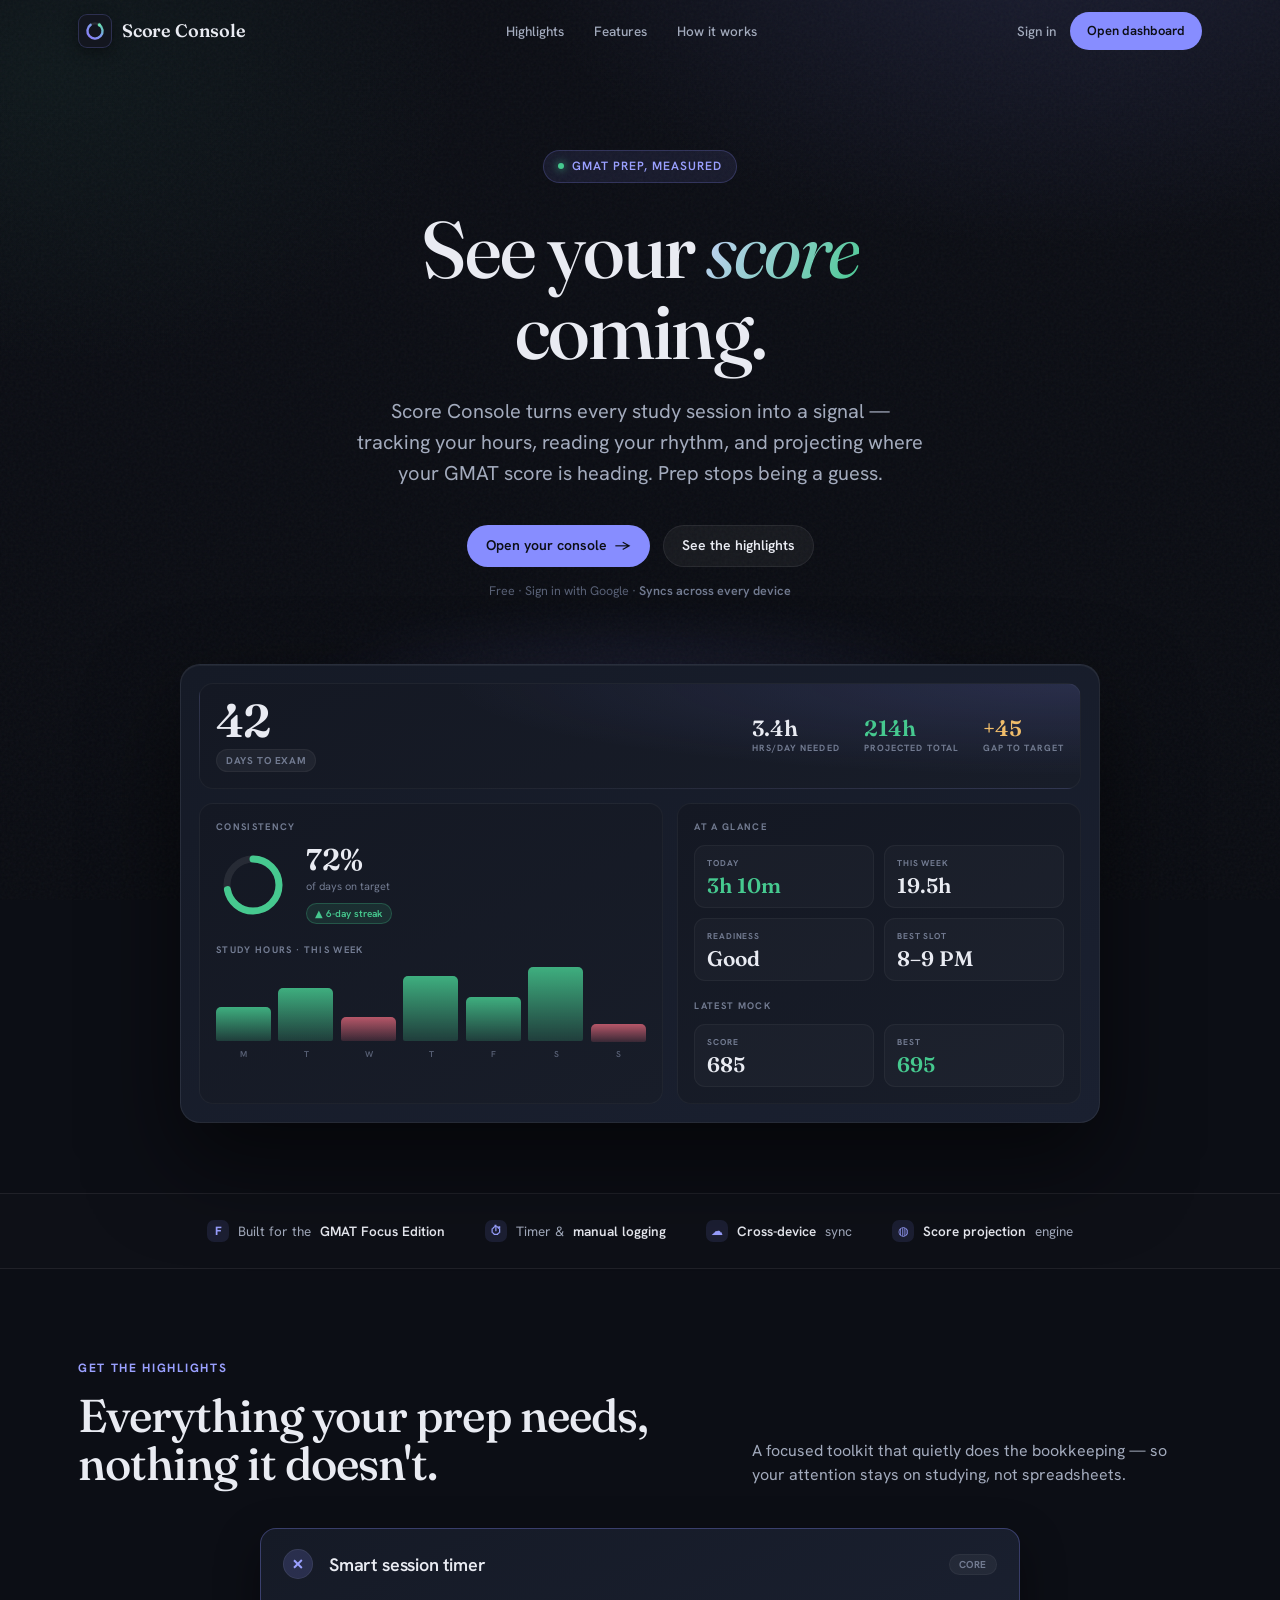
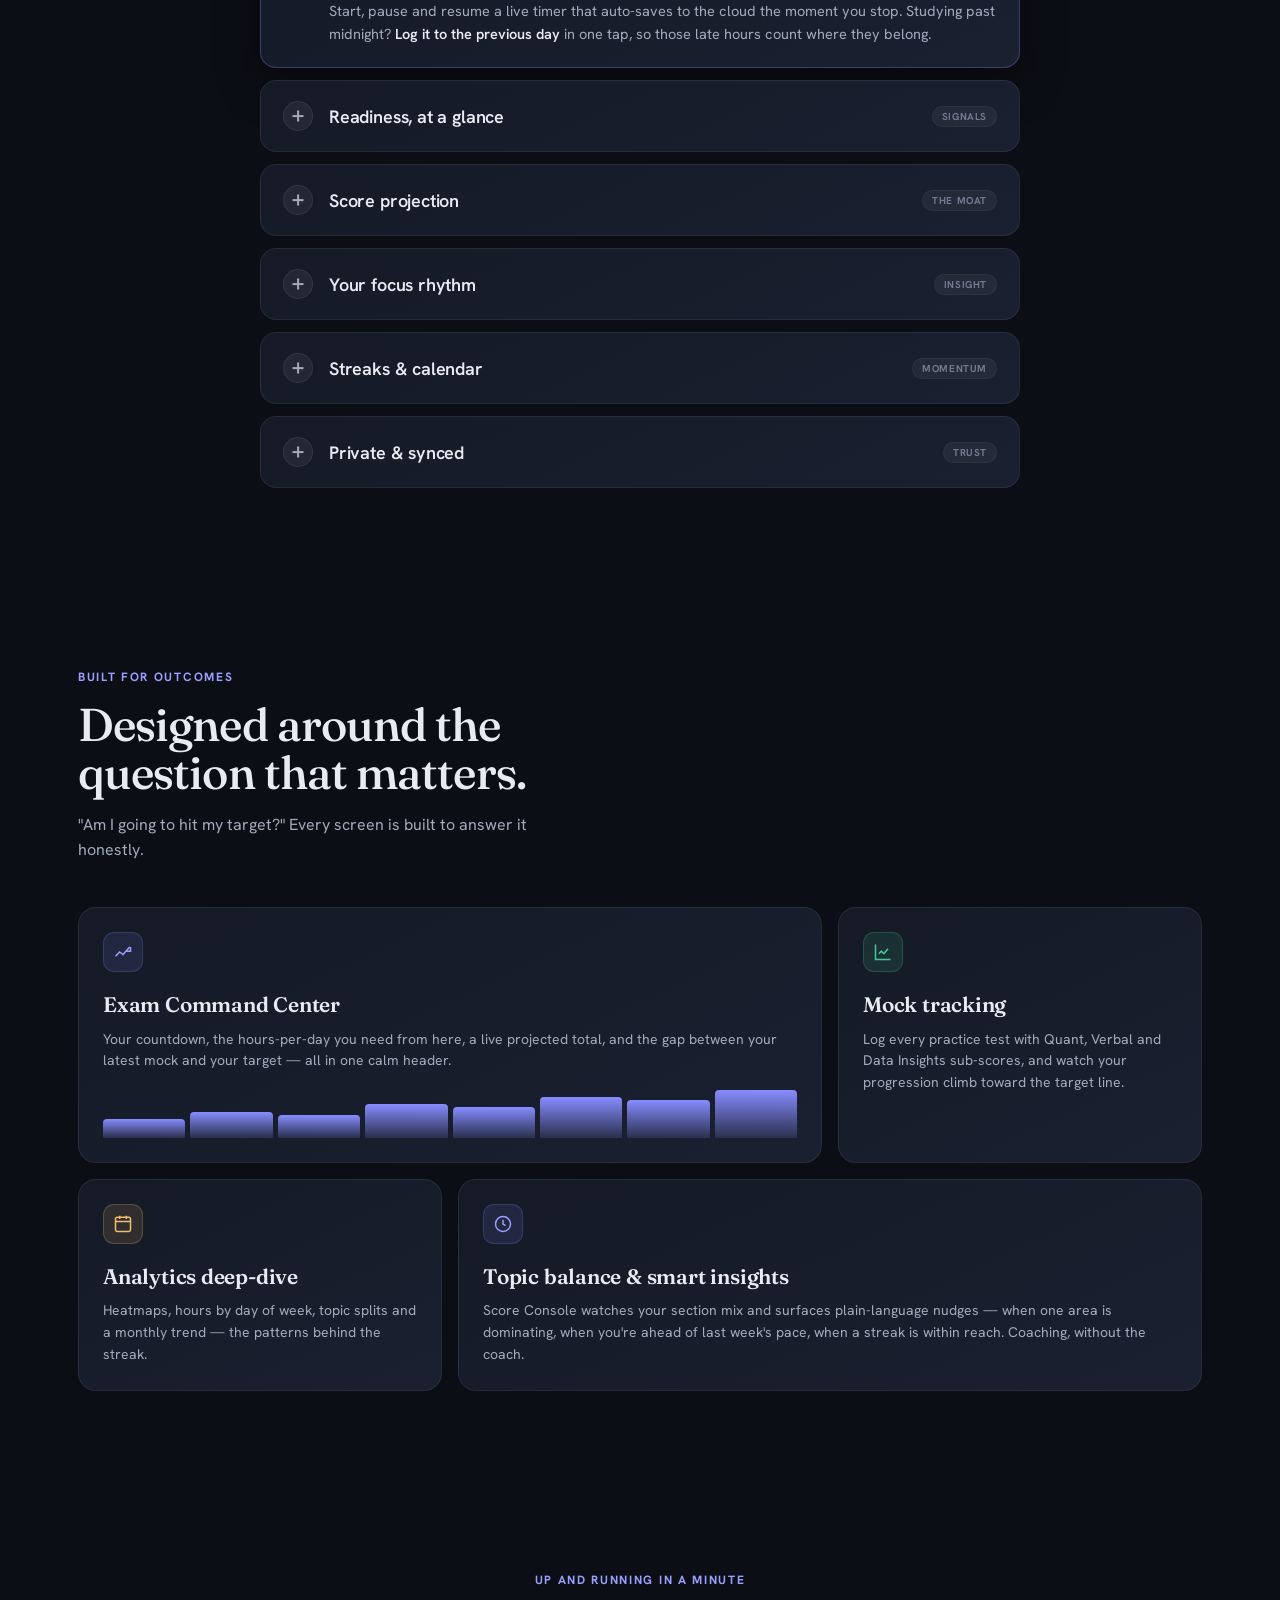
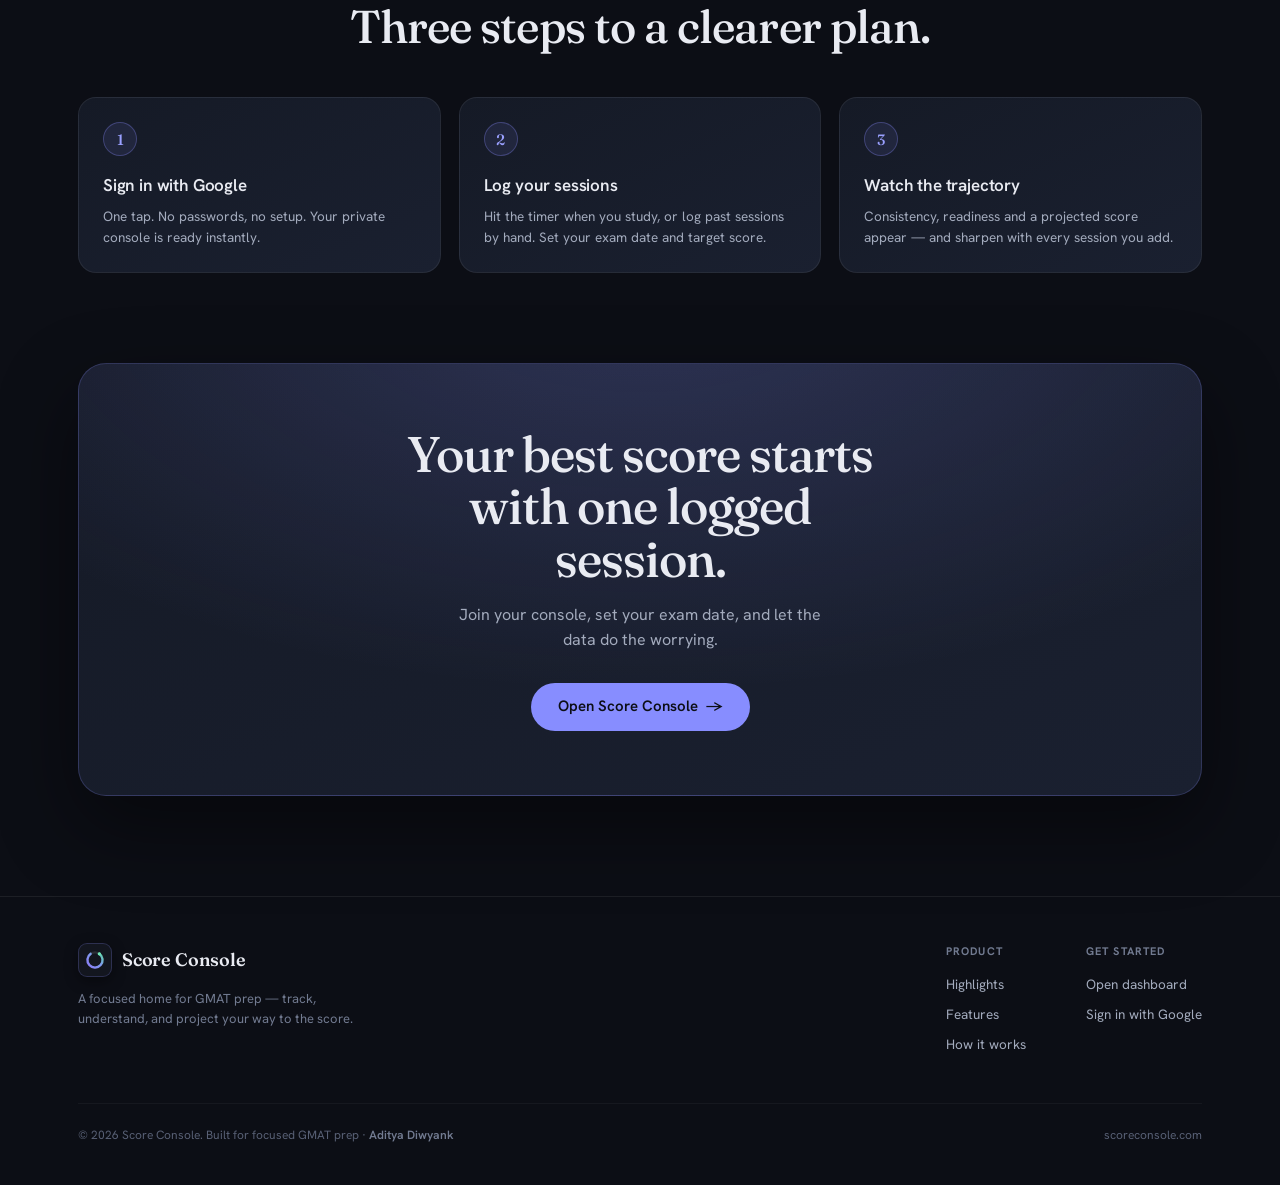
<file: welcome.html.html>
<!DOCTYPE html>
<html lang="en">
<head>
<meta charset="UTF-8">
<meta name="viewport" content="width=device-width, initial-scale=1.0">
<title>Score Console — See your GMAT score coming</title>
<meta name="description" content="Score Console tracks every study session, reads your rhythm, and projects where your GMAT score is heading.">
<!-- Open Graph / link sharing -->
<meta property="og:type" content="website">
<meta property="og:site_name" content="Score Console">
<meta property="og:title" content="Score Console — See your GMAT score coming">
<meta property="og:description" content="Track every study session, read your rhythm, and project where your GMAT score is heading.">
<meta property="og:url" content="https://scoreconsole.com/">
<meta property="og:image" content="https://scoreconsole.com/og.png">
<meta property="og:image:width" content="1200">
<meta property="og:image:height" content="630">
<meta property="og:image:alt" content="Score Console — GMAT prep tracker">
<meta name="twitter:card" content="summary_large_image">
<meta name="twitter:title" content="Score Console — See your GMAT score coming">
<meta name="twitter:description" content="Track every study session, read your rhythm, and project your GMAT score.">
<meta name="twitter:image" content="https://scoreconsole.com/og.png">
<meta name="theme-color" content="#0c0e15">
<link rel="icon" type="image/svg+xml" href="data:image/svg+xml,%3Csvg xmlns='http://www.w3.org/2000/svg' viewBox='0 0 32 32'%3E%3Cdefs%3E%3ClinearGradient id='r' x1='6' y1='26' x2='26' y2='6' gradientUnits='userSpaceOnUse'%3E%3Cstop stop-color='%238b7cf8'/%3E%3Cstop offset='1' stop-color='%235fd9a8'/%3E%3C/linearGradient%3E%3C/defs%3E%3Crect width='32' height='32' rx='8' fill='%2313161f'/%3E%3Ccircle cx='16' cy='16' r='9' fill='none' stroke='rgba(255,255,255,0.12)' stroke-width='3'/%3E%3Cpath d='M21.2 8.4 A 9 9 0 1 1 10.8 8.4' fill='none' stroke='url(%23r)' stroke-width='3' stroke-linecap='round'/%3E%3Ccircle cx='21.2' cy='8.4' r='2' fill='%235fd9a8'/%3E%3C/svg%3E">
<link rel="preconnect" href="https://fonts.googleapis.com">
<link rel="preconnect" href="https://fonts.gstatic.com" crossorigin>
<link href="https://fonts.googleapis.com/css2?family=Fraunces:opsz,wght@9..144,400;9..144,500;9..144,600&family=Hanken+Grotesk:wght@400;500;600;700&display=swap" rel="stylesheet">
<style>
*,*::before,*::after{box-sizing:border-box;margin:0;padding:0}
:root{
  --bg:#0c0e15;
  --bg-2:#0d1018;
  --surface:linear-gradient(155deg,#151a26,#1a2030);
  --surface-2:linear-gradient(155deg,#141823,#181d29);
  --border:rgba(255,255,255,0.07);
  --border-soft:rgba(255,255,255,0.045);
  --text:#e9ebf2;
  --text-2:#a3abbd;
  --text-3:#727b91;
  --text-4:#586075;
  --accent:#878dff;
  --accent-bright:#9aa0ff;
  --green:#46c98f;
  --amber:#f0bd6a;
  --maxw:1180px;
  --ease:cubic-bezier(.4,0,.2,1);
  --spring:cubic-bezier(.34,1.56,.64,1);
}
html{scroll-behavior:smooth;-webkit-text-size-adjust:100%}
body{
  font-family:'Hanken Grotesk',system-ui,sans-serif;
  background:var(--bg);
  color:var(--text);
  line-height:1.55;
  -webkit-font-smoothing:antialiased;
  overflow-x:hidden;
  font-variant-numeric:tabular-nums;
}
/* Ambient atmosphere */
body::before{
  content:'';position:fixed;inset:0;z-index:-2;
  background:
    radial-gradient(900px 560px at 82% -10%, rgba(135,141,255,0.13), transparent 60%),
    radial-gradient(760px 540px at 4% 8%, rgba(70,201,143,0.055), transparent 55%),
    linear-gradient(180deg,#0c0e15,#0a0c12);
}
body::after{
  content:'';position:fixed;inset:0;z-index:-1;pointer-events:none;opacity:.04;
  background-image:url("data:image/svg+xml,%3Csvg viewBox='0 0 400 400' xmlns='http://www.w3.org/2000/svg'%3E%3Cfilter id='n'%3E%3CfeTurbulence type='fractalNoise' baseFrequency='0.8' numOctaves='4'/%3E%3C/filter%3E%3Crect width='100%25' height='100%25' filter='url(%23n)'/%3E%3C/svg%3E");
}
a{color:inherit;text-decoration:none}
.wrap{max-width:var(--maxw);margin:0 auto;padding:0 28px}
@media(max-width:560px){.wrap{padding:0 20px}}

/* ── NAV ── */
.nav{
  position:fixed;top:0;left:0;right:0;z-index:50;
  transition:background .3s var(--ease),border-color .3s var(--ease),backdrop-filter .3s;
  border-bottom:1px solid transparent;
}
.nav.scrolled{
  background:rgba(11,13,20,0.72);
  backdrop-filter:blur(20px) saturate(160%);
  -webkit-backdrop-filter:blur(20px) saturate(160%);
  border-bottom-color:var(--border);
}
.nav-inner{display:flex;align-items:center;justify-content:space-between;height:62px}
.brand{display:flex;align-items:center;gap:10px}
.brand-mark{
  width:34px;height:34px;border-radius:9px;background:#13161f;flex-shrink:0;
  display:flex;align-items:center;justify-content:center;
  box-shadow:inset 0 0 0 1px rgba(135,141,255,0.22),0 4px 14px rgba(0,0,0,0.4);
}
.brand-mark svg{width:22px;height:22px}
.brand-arc{stroke-dasharray:100;stroke-dashoffset:100;animation:draw 1.1s var(--ease) .25s forwards}
.brand-dot{opacity:0;transform-box:fill-box;transform-origin:center;animation:pop .45s var(--spring) 1.25s forwards}
@keyframes draw{to{stroke-dashoffset:0}}
@keyframes pop{from{opacity:0;transform:scale(.3)}to{opacity:1;transform:scale(1)}}
.brand-name{font-family:'Fraunces',serif;font-weight:600;font-size:18px;letter-spacing:-0.01em}
.nav-links{display:flex;align-items:center;gap:30px}
.nav-links a{font-size:13.5px;font-weight:500;color:var(--text-2);transition:color .15s}
.nav-links a:hover{color:var(--text)}
.nav-cta{display:flex;align-items:center;gap:14px}
.nav-signin{font-size:13.5px;font-weight:500;color:var(--text-2);transition:color .15s}
.nav-signin:hover{color:var(--text)}
@media(max-width:780px){.nav-links{display:none}.nav-signin{display:none}}

.btn{
  display:inline-flex;align-items:center;justify-content:center;gap:8px;
  font-family:'Hanken Grotesk',sans-serif;font-weight:600;font-size:14px;
  padding:0 18px;height:42px;border-radius:100px;cursor:pointer;border:1px solid transparent;
  transition:transform .2s var(--spring),box-shadow .2s,background .2s,border-color .2s;
  white-space:nowrap;
}
.btn-primary{background:var(--accent);color:#0c0e15}
.btn-primary:hover{background:var(--accent-bright);transform:translateY(-2px);box-shadow:0 10px 30px rgba(135,141,255,0.35)}
.btn-ghost{background:rgba(255,255,255,0.05);color:var(--text);border-color:var(--border)}
.btn-ghost:hover{background:rgba(255,255,255,0.09);border-color:rgba(255,255,255,0.14);transform:translateY(-2px)}
.btn-sm{height:38px;font-size:13px;padding:0 16px}
.btn .arr{transition:transform .2s var(--ease)}
.btn:hover .arr{transform:translateX(3px)}

/* ── HERO ── */
.hero{position:relative;padding:150px 0 70px;text-align:center}
.eyebrow{
  display:inline-flex;align-items:center;gap:8px;
  font-size:12px;font-weight:600;letter-spacing:0.08em;text-transform:uppercase;
  color:var(--accent-bright);
  background:rgba(135,141,255,0.10);border:1px solid rgba(135,141,255,0.22);
  padding:6px 14px;border-radius:100px;margin-bottom:26px;
}
.eyebrow .dot{width:6px;height:6px;border-radius:50%;background:var(--green);box-shadow:0 0 8px var(--green)}
h1{
  font-family:'Fraunces',serif;font-weight:500;letter-spacing:-0.025em;line-height:1.02;
  font-size:clamp(40px,7vw,80px);color:var(--text);
  max-width:14ch;margin:0 auto 24px;
}
h1 .em{font-style:italic;font-weight:400;background:linear-gradient(120deg,#cfd2ff,var(--green));-webkit-background-clip:text;background-clip:text;-webkit-text-fill-color:transparent;color:transparent}
.lede{font-size:clamp(16px,2.1vw,20px);color:var(--text-2);max-width:52ch;margin:0 auto 36px;line-height:1.55}
.hero-cta{display:flex;gap:13px;justify-content:center;flex-wrap:wrap;margin-bottom:14px}
.hero-note{font-size:12.5px;color:var(--text-4)}
.hero-note b{color:var(--text-3);font-weight:600}

/* staggered hero reveal */
.hero .eyebrow,.hero h1,.hero .lede,.hero .hero-cta,.hero .hero-note,.hero .preview{
  opacity:0;transform:translateY(18px);animation:rise .8s var(--ease) forwards;
}
.hero h1{animation-delay:.08s}
.hero .lede{animation-delay:.16s}
.hero .hero-cta{animation-delay:.24s}
.hero .hero-note{animation-delay:.30s}
.hero .preview{animation-delay:.38s;transform:translateY(34px)}
@keyframes rise{to{opacity:1;transform:translateY(0)}}

/* ── PRODUCT PREVIEW (CSS-built console card) ── */
.preview{
  position:relative;max-width:920px;margin:64px auto 0;
}
.preview::before{
  content:'';position:absolute;inset:-8% -4% -22%;z-index:-1;
  background:radial-gradient(ellipse 60% 55% at 50% 30%,rgba(135,141,255,0.22),transparent 70%);
  filter:blur(20px);animation:glowpulse 7s ease-in-out infinite;
}
@keyframes glowpulse{0%,100%{opacity:.7;transform:scale(.98)}50%{opacity:1;transform:scale(1.04)}}
.console{
  position:relative;overflow:hidden;
  background:var(--surface);border:1px solid var(--border);border-radius:20px;
  padding:18px;box-shadow:0 40px 90px rgba(0,0,0,0.55),inset 0 1px 0 rgba(255,255,255,0.05);
  display:grid;grid-template-columns:1.15fr 1fr;gap:14px;text-align:left;
}
.console::after{
  content:'';position:absolute;top:0;bottom:0;left:-40%;width:34%;pointer-events:none;z-index:3;
  background:linear-gradient(100deg,transparent,rgba(255,255,255,0.06),transparent);
  transform:skewX(-12deg);
  animation:sweep 6.5s ease-in-out 2.2s infinite;
}
@keyframes sweep{0%{left:-45%}55%{left:135%}100%{left:135%}}
@media(max-width:680px){.console{grid-template-columns:1fr;padding:14px}}
.pcard{background:var(--surface-2);border:1px solid var(--border-soft);border-radius:14px;padding:16px}
.pcard-label{font-size:9.5px;font-weight:700;letter-spacing:0.14em;text-transform:uppercase;color:var(--text-3);margin-bottom:10px}
/* exam command preview */
.p-exam{grid-column:1/-1;display:flex;align-items:center;gap:24px;flex-wrap:wrap;
  background:radial-gradient(130% 160% at 100% 0%,rgba(135,141,255,0.16),transparent 55%),var(--surface-2)}
.p-exam .num{font-family:'Fraunces',serif;font-weight:600;font-size:46px;line-height:.9;letter-spacing:-0.02em}
.p-exam .stat{display:flex;flex-direction:column;gap:3px}
.p-exam .stat .v{font-family:'Fraunces',serif;font-weight:600;font-size:22px;line-height:1}
.p-exam .stat .v.green{color:var(--green)}
.p-exam .stat .v.amber{color:var(--amber)}
.p-exam .stat .k{font-size:9px;font-weight:700;letter-spacing:0.12em;text-transform:uppercase;color:var(--text-3)}
.p-exam .spacer{flex:1;min-width:10px}
/* ring */
.p-ring{display:flex;align-items:center;gap:16px}
.p-ring svg{flex-shrink:0}
.ring-track{fill:none;stroke:rgba(255,255,255,0.08);stroke-width:7}
.ring-fill{fill:none;stroke:var(--green);stroke-width:7;stroke-linecap:round;transform:rotate(-90deg);transform-origin:center;
  stroke-dasharray:163;stroke-dashoffset:163;animation:ring 1.6s var(--ease) .9s forwards}
@keyframes ring{to{stroke-dashoffset:46}} /* ~72% */
.p-ring .big{font-family:'Fraunces',serif;font-weight:600;font-size:30px;line-height:1}
.p-ring .sub{font-size:11px;color:var(--text-3);margin-top:3px}
/* mini bar chart */
.p-chart{display:flex;align-items:flex-end;gap:7px;height:74px;margin-top:4px}
.p-chart .bar{flex:1;border-radius:5px 5px 2px 2px;background:linear-gradient(180deg,rgba(70,201,143,.85),rgba(70,201,143,.2));transform-origin:bottom;animation:grow .9s var(--ease) both}
.p-chart .bar.low{background:linear-gradient(180deg,rgba(251,113,133,.7),rgba(251,113,133,.15))}
@keyframes grow{from{transform:scaleY(0)}}
.p-days{display:flex;gap:7px;margin-top:7px}
.p-days span{flex:1;text-align:center;font-size:8.5px;color:var(--text-4);font-weight:600}
/* kpi mini */
.p-kpis{display:grid;grid-template-columns:1fr 1fr;gap:10px}
.p-kpi{background:rgba(255,255,255,0.025);border:1px solid var(--border-soft);border-radius:11px;padding:11px 12px}
.p-kpi .k{font-size:8.5px;font-weight:700;letter-spacing:0.1em;text-transform:uppercase;color:var(--text-3)}
.p-kpi .v{font-family:'Fraunces',serif;font-weight:600;font-size:21px;margin-top:5px;line-height:1}
.p-kpi .v.green{color:var(--green)}
.p-pill{display:inline-flex;align-items:center;gap:5px;font-size:10px;font-weight:600;color:var(--green);
  background:rgba(70,201,143,0.12);border:1px solid rgba(70,201,143,0.25);padding:2px 8px;border-radius:100px;margin-top:8px}

/* ── SECTION SCAFFOLD ── */
section{position:relative}
.sec-pad{padding:90px 0}
.kicker{font-size:12px;font-weight:700;letter-spacing:0.14em;text-transform:uppercase;color:var(--accent-bright);margin-bottom:14px}
.sec-title{font-family:'Fraunces',serif;font-weight:500;letter-spacing:-0.02em;line-height:1.05;font-size:clamp(28px,4.4vw,46px)}
.sec-lede{font-size:16px;color:var(--text-2);max-width:50ch;margin-top:16px}

/* reveal on scroll */
.reveal{opacity:0;transform:translateY(26px);transition:opacity .7s var(--ease),transform .7s var(--ease)}
.reveal.in{opacity:1;transform:none}

/* ── MARQUEE / TRUST STRIP ── */
.strip{border-top:1px solid var(--border);border-bottom:1px solid var(--border);background:rgba(255,255,255,0.012)}
.strip-inner{display:flex;flex-wrap:wrap;gap:14px 40px;justify-content:center;padding:26px 0}
.strip-item{display:flex;align-items:center;gap:9px;font-size:13.5px;color:var(--text-2)}
.strip-item .ic{width:22px;height:22px;border-radius:7px;display:flex;align-items:center;justify-content:center;
  background:rgba(135,141,255,0.12);color:var(--accent-bright);font-size:12px;font-weight:800}
.strip-item b{color:var(--text);font-weight:600}

/* ── HIGHLIGHTS ACCORDION ── */
.hl-head{display:flex;align-items:flex-end;justify-content:space-between;gap:24px;flex-wrap:wrap;margin-bottom:40px}
.acc{display:flex;flex-direction:column;gap:12px;max-width:760px;margin:0 auto}
.acc-item{
  background:var(--surface);border:1px solid var(--border);border-radius:16px;overflow:hidden;
  transition:border-color .25s,box-shadow .25s,background .25s;
}
.acc-item.open{border-color:rgba(135,141,255,0.30);box-shadow:0 16px 44px rgba(0,0,0,0.4)}
.acc-btn{
  width:100%;display:flex;align-items:center;gap:16px;
  padding:20px 22px;background:none;border:none;cursor:pointer;text-align:left;color:var(--text);
  font-family:'Hanken Grotesk',sans-serif;
}
.acc-plus{
  width:30px;height:30px;border-radius:50%;flex-shrink:0;position:relative;
  background:rgba(255,255,255,0.06);border:1px solid var(--border);transition:background .25s,transform .35s var(--spring);
}
.acc-plus::before,.acc-plus::after{content:'';position:absolute;top:50%;left:50%;background:var(--text-2);transition:transform .3s var(--ease),background .25s}
.acc-plus::before{width:11px;height:1.8px;transform:translate(-50%,-50%)}
.acc-plus::after{width:1.8px;height:11px;transform:translate(-50%,-50%)}
.acc-item.open .acc-plus{background:rgba(135,141,255,0.18);transform:rotate(135deg)}
.acc-item.open .acc-plus::before,.acc-item.open .acc-plus::after{background:var(--accent-bright)}
.acc-title{font-size:18px;font-weight:600;letter-spacing:-0.01em;flex:1}
.acc-tag{font-size:10px;font-weight:700;letter-spacing:0.06em;text-transform:uppercase;color:var(--text-3);
  background:rgba(255,255,255,0.05);border:1px solid var(--border-soft);padding:3px 9px;border-radius:100px}
.acc-panel{max-height:0;overflow:hidden;transition:max-height .4s var(--ease)}
.acc-body{padding:0 22px 22px 68px;font-size:14.5px;color:var(--text-2);line-height:1.6}
@media(max-width:560px){.acc-body{padding:0 22px 22px 22px}}
.acc-body b{color:var(--text);font-weight:600}

/* ── BENTO FEATURE GRID ── */
.bento{display:grid;grid-template-columns:repeat(3,1fr);gap:16px}
@media(max-width:900px){.bento{grid-template-columns:1fr 1fr}}
@media(max-width:600px){.bento{grid-template-columns:1fr}}
.bento .b-wide{grid-column:span 2}
@media(max-width:600px){.bento .b-wide{grid-column:span 1}}
.fcard{
  background:var(--surface);border:1px solid var(--border);border-radius:18px;padding:24px;
  position:relative;overflow:hidden;transition:transform .3s var(--spring),border-color .25s,box-shadow .25s;
}
.fcard:hover{transform:translateY(-4px);border-color:rgba(135,141,255,0.22);box-shadow:0 20px 50px rgba(0,0,0,0.4)}
.fcard h3{font-family:'Fraunces',serif;font-weight:600;font-size:21px;letter-spacing:-0.01em;margin-bottom:8px}
.fcard p{font-size:14px;color:var(--text-2);line-height:1.55}
.f-ic{width:40px;height:40px;border-radius:11px;display:flex;align-items:center;justify-content:center;margin-bottom:16px;
  background:rgba(135,141,255,0.12);border:1px solid rgba(135,141,255,0.2)}
.f-ic svg{width:20px;height:20px;stroke:var(--accent-bright);fill:none;stroke-width:1.8}
.f-ic.green{background:rgba(70,201,143,0.12);border-color:rgba(70,201,143,0.22)}
.f-ic.green svg{stroke:var(--green)}
.f-ic.amber{background:rgba(240,189,106,0.12);border-color:rgba(240,189,106,0.22)}
.f-ic.amber svg{stroke:var(--amber)}
/* sparkline deco in wide card */
.f-spark{display:flex;align-items:flex-end;gap:5px;height:48px;margin-top:18px}
.f-spark span{flex:1;border-radius:4px 4px 1px 1px;background:linear-gradient(180deg,var(--accent),rgba(135,141,255,.15))}

/* ── HOW IT WORKS ── */
.steps{display:grid;grid-template-columns:repeat(3,1fr);gap:18px;margin-top:46px}
@media(max-width:760px){.steps{grid-template-columns:1fr}}
.step{position:relative;padding:24px;border:1px solid var(--border);border-radius:18px;background:var(--surface)}
.step-n{font-family:'Fraunces',serif;font-weight:500;font-size:15px;color:var(--accent-bright);
  width:34px;height:34px;border-radius:50%;display:flex;align-items:center;justify-content:center;
  border:1px solid rgba(135,141,255,0.3);background:rgba(135,141,255,0.1);margin-bottom:16px}
.step h4{font-size:17px;font-weight:600;margin-bottom:7px;letter-spacing:-0.01em}
.step p{font-size:13.5px;color:var(--text-2);line-height:1.55}

/* ── FINAL CTA ── */
.cta-band{position:relative;border-radius:28px;overflow:hidden;padding:64px 32px;text-align:center;
  background:radial-gradient(120% 160% at 50% -20%,rgba(135,141,255,0.22),transparent 60%),var(--surface);
  border:1px solid rgba(135,141,255,0.22);box-shadow:0 30px 80px rgba(0,0,0,0.45)}
.cta-band h2{font-family:'Fraunces',serif;font-weight:500;letter-spacing:-0.02em;line-height:1.05;font-size:clamp(30px,4.6vw,50px);max-width:16ch;margin:0 auto 18px}
.cta-band p{font-size:16px;color:var(--text-2);max-width:44ch;margin:0 auto 30px}

/* ── FOOTER ── */
footer{border-top:1px solid var(--border);padding:46px 0 40px;margin-top:90px}
.foot-inner{display:flex;align-items:flex-start;justify-content:space-between;gap:28px;flex-wrap:wrap}
.foot-brand{max-width:300px}
.foot-brand .brand{margin-bottom:12px}
.foot-brand p{font-size:13px;color:var(--text-3);line-height:1.6}
.foot-cols{display:flex;gap:60px;flex-wrap:wrap}
.foot-col h5{font-size:11px;font-weight:700;letter-spacing:0.1em;text-transform:uppercase;color:var(--text-3);margin-bottom:14px}
.foot-col a{display:block;font-size:13.5px;color:var(--text-2);margin-bottom:9px;transition:color .15s}
.foot-col a:hover{color:var(--text)}
.foot-bottom{margin-top:40px;padding-top:22px;border-top:1px solid var(--border-soft);
  display:flex;justify-content:space-between;gap:16px;flex-wrap:wrap;font-size:12px;color:var(--text-4)}
.foot-bottom b{color:var(--text-3);font-weight:600}

@media(prefers-reduced-motion:reduce){
  *{animation:none!important;transition:none!important}
  .reveal{opacity:1;transform:none}
  .ring-fill{stroke-dashoffset:46}
}
</style>
</head>
<body>

<!-- NAV -->
<nav class="nav" id="nav">
  <div class="wrap nav-inner">
    <a class="brand" href="#top" aria-label="Score Console home">
      <span class="brand-mark">
        <svg viewBox="0 0 32 32" xmlns="http://www.w3.org/2000/svg"><defs><linearGradient id="bg1" x1="6" y1="26" x2="26" y2="6" gradientUnits="userSpaceOnUse"><stop stop-color="#8b7cf8"/><stop offset=".55" stop-color="#7e9bf0"/><stop offset="1" stop-color="#5fd9a8"/></linearGradient></defs><circle cx="16" cy="16" r="11" fill="none" stroke="rgba(255,255,255,0.1)" stroke-width="3.4"/><path class="brand-arc" d="M22.3 7 A 11 11 0 1 1 9.7 7" fill="none" stroke="url(#bg1)" stroke-width="3.4" stroke-linecap="round" pathLength="100"/><circle class="brand-dot" cx="22.3" cy="7" r="2.4" fill="#6fe7b6"/></svg>
      </span>
      <span class="brand-name">Score Console</span>
    </a>
    <div class="nav-links">
      <a href="#highlights">Highlights</a>
      <a href="#features">Features</a>
      <a href="#how">How it works</a>
    </div>
    <div class="nav-cta">
      <a class="nav-signin" href="https://scoreconsole.com/">Sign in</a>
      <a class="btn btn-primary btn-sm" href="https://scoreconsole.com/">Open dashboard</a>
    </div>
  </div>
</nav>

<!-- HERO -->
<header class="hero" id="top">
  <div class="wrap">
    <span class="eyebrow"><span class="dot"></span> GMAT prep, measured</span>
    <h1>See your <span class="em">score</span> coming.</h1>
    <p class="lede">Score Console turns every study session into a signal — tracking your hours, reading your rhythm, and projecting where your GMAT score is heading. Prep stops being a guess.</p>
    <div class="hero-cta">
      <a class="btn btn-primary" href="https://scoreconsole.com/">Open your console <span class="arr">→</span></a>
      <a class="btn btn-ghost" href="#highlights">See the highlights</a>
    </div>
    <p class="hero-note">Free · Sign in with Google · <b>Syncs across every device</b></p>

    <!-- CSS PRODUCT PREVIEW -->
    <div class="preview" aria-hidden="true">
      <div class="console">
        <!-- exam command -->
        <div class="pcard p-exam">
          <div><div class="num">42</div><div class="acc-tag" style="margin-top:7px;display:inline-block">days to exam</div></div>
          <div class="spacer"></div>
          <div class="stat"><span class="v">3.4h</span><span class="k">hrs/day needed</span></div>
          <div class="stat"><span class="v green">214h</span><span class="k">projected total</span></div>
          <div class="stat"><span class="v amber">+45</span><span class="k">gap to target</span></div>
        </div>
        <!-- consistency ring -->
        <div class="pcard">
          <div class="pcard-label">Consistency</div>
          <div class="p-ring">
            <svg width="74" height="74" viewBox="0 0 74 74"><circle class="ring-track" cx="37" cy="37" r="26"/><circle class="ring-fill" cx="37" cy="37" r="26"/></svg>
            <div><div class="big">72%</div><div class="sub">of days on target</div><span class="p-pill">▲ 6-day streak</span></div>
          </div>
          <div class="pcard-label" style="margin-top:18px">Study hours · this week</div>
          <div class="p-chart">
            <div class="bar" style="height:46%;animation-delay:.9s"></div>
            <div class="bar" style="height:72%;animation-delay:.97s"></div>
            <div class="bar low" style="height:33%;animation-delay:1.04s"></div>
            <div class="bar" style="height:88%;animation-delay:1.11s"></div>
            <div class="bar" style="height:60%;animation-delay:1.18s"></div>
            <div class="bar" style="height:100%;animation-delay:1.25s"></div>
            <div class="bar low" style="height:24%;animation-delay:1.32s"></div>
          </div>
          <div class="p-days"><span>M</span><span>T</span><span>W</span><span>T</span><span>F</span><span>S</span><span>S</span></div>
        </div>
        <!-- kpis -->
        <div class="pcard">
          <div class="pcard-label">At a glance</div>
          <div class="p-kpis">
            <div class="p-kpi"><div class="k">Today</div><div class="v green">3h 10m</div></div>
            <div class="p-kpi"><div class="k">This week</div><div class="v">19.5h</div></div>
            <div class="p-kpi"><div class="k">Readiness</div><div class="v">Good</div></div>
            <div class="p-kpi"><div class="k">Best slot</div><div class="v">8–9 PM</div></div>
          </div>
          <div class="pcard-label" style="margin-top:18px">Latest mock</div>
          <div class="p-kpis">
            <div class="p-kpi"><div class="k">Score</div><div class="v">685</div></div>
            <div class="p-kpi"><div class="k">Best</div><div class="v green">695</div></div>
          </div>
        </div>
      </div>
    </div>
  </div>
</header>

<!-- TRUST STRIP -->
<div class="strip">
  <div class="wrap strip-inner">
    <div class="strip-item"><span class="ic">F</span> Built for the <b>GMAT Focus Edition</b></div>
    <div class="strip-item"><span class="ic">⏱</span> Timer &amp; <b>manual logging</b></div>
    <div class="strip-item"><span class="ic">☁</span> <b>Cross-device</b> sync</div>
    <div class="strip-item"><span class="ic">◍</span> <b>Score projection</b> engine</div>
  </div>
</div>

<!-- HIGHLIGHTS (accordion) -->
<section class="sec-pad" id="highlights">
  <div class="wrap">
    <div class="hl-head reveal">
      <div>
        <div class="kicker">Get the highlights</div>
        <h2 class="sec-title">Everything your prep needs,<br>nothing it doesn't.</h2>
      </div>
      <p class="sec-lede">A focused toolkit that quietly does the bookkeeping — so your attention stays on studying, not spreadsheets.</p>
    </div>

    <div class="acc reveal" id="acc">
      <div class="acc-item open">
        <button class="acc-btn" aria-expanded="true"><span class="acc-plus"></span><span class="acc-title">Smart session timer</span><span class="acc-tag">Core</span></button>
        <div class="acc-panel"><div class="acc-body">Start, pause and resume a live timer that auto-saves to the cloud the moment you stop. Studying past midnight? <b>Log it to the previous day</b> in one tap, so those late hours count where they belong.</div></div>
      </div>
      <div class="acc-item">
        <button class="acc-btn" aria-expanded="false"><span class="acc-plus"></span><span class="acc-title">Readiness, at a glance</span><span class="acc-tag">Signals</span></button>
        <div class="acc-panel"><div class="acc-body">Four signature rings read your prep in a second: <b>Readiness</b>, <b>Weekly Pace</b>, <b>Focus</b> and a <b>Burnout meter</b> that tells you when to push and when to rest.</div></div>
      </div>
      <div class="acc-item">
        <button class="acc-btn" aria-expanded="false"><span class="acc-plus"></span><span class="acc-title">Score projection</span><span class="acc-tag">The moat</span></button>
        <div class="acc-panel"><div class="acc-body">A heuristic engine turns your mock scores and study consistency into a <b>predicted score range</b> — with a confidence band that tightens as you log more data, and a clear read on your biggest lever.</div></div>
      </div>
      <div class="acc-item">
        <button class="acc-btn" aria-expanded="false"><span class="acc-plus"></span><span class="acc-title">Your focus rhythm</span><span class="acc-tag">Insight</span></button>
        <div class="acc-panel"><div class="acc-body">Click any day to open a <b>24-hour timeline</b> of when you actually studied. Score Console learns your best slot, your most consistent hour, and your longest unbroken focus session.</div></div>
      </div>
      <div class="acc-item">
        <button class="acc-btn" aria-expanded="false"><span class="acc-plus"></span><span class="acc-title">Streaks &amp; calendar</span><span class="acc-tag">Momentum</span></button>
        <div class="acc-panel"><div class="acc-body">A 30-day streak grid, a 12-week heatmap, and milestone celebrations keep the habit alive. The numbers make showing up feel like progress — because it is.</div></div>
      </div>
      <div class="acc-item">
        <button class="acc-btn" aria-expanded="false"><span class="acc-plus"></span><span class="acc-title">Private &amp; synced</span><span class="acc-tag">Trust</span></button>
        <div class="acc-panel"><div class="acc-body">Sign in with Google and your data is yours alone — <b>per-user, encrypted at rest</b>, and synced across laptop, tablet and phone. Delete anything to a recoverable trash, not the void.</div></div>
      </div>
    </div>
  </div>
</section>

<!-- BENTO FEATURES -->
<section class="sec-pad" id="features">
  <div class="wrap">
    <div class="reveal" style="margin-bottom:44px">
      <div class="kicker">Built for outcomes</div>
      <h2 class="sec-title">Designed around the<br>question that matters.</h2>
      <p class="sec-lede">"Am I going to hit my target?" Every screen is built to answer it honestly.</p>
    </div>
    <div class="bento">
      <div class="fcard b-wide reveal">
        <div class="f-ic"><svg viewBox="0 0 24 24"><path d="M3 17l5-5 4 3 8-9"/><path d="M21 6v5h-5"/></svg></div>
        <h3>Exam Command Center</h3>
        <p>Your countdown, the hours-per-day you need from here, a live projected total, and the gap between your latest mock and your target — all in one calm header.</p>
        <div class="f-spark"><span style="height:40%"></span><span style="height:55%"></span><span style="height:48%"></span><span style="height:70%"></span><span style="height:64%"></span><span style="height:85%"></span><span style="height:78%"></span><span style="height:100%"></span></div>
      </div>
      <div class="fcard reveal">
        <div class="f-ic green"><svg viewBox="0 0 24 24"><path d="M3 3v18h18"/><path d="M7 14l3-3 3 3 5-6"/></svg></div>
        <h3>Mock tracking</h3>
        <p>Log every practice test with Quant, Verbal and Data Insights sub-scores, and watch your progression climb toward the target line.</p>
      </div>
      <div class="fcard reveal">
        <div class="f-ic amber"><svg viewBox="0 0 24 24"><rect x="3" y="4" width="18" height="17" rx="2"/><path d="M3 9h18M8 2v4M16 2v4"/></svg></div>
        <h3>Analytics deep-dive</h3>
        <p>Heatmaps, hours by day of week, topic splits and a monthly trend — the patterns behind the streak.</p>
      </div>
      <div class="fcard b-wide reveal">
        <div class="f-ic"><svg viewBox="0 0 24 24"><circle cx="12" cy="12" r="9"/><path d="M12 7v5l3 2"/></svg></div>
        <h3>Topic balance &amp; smart insights</h3>
        <p>Score Console watches your section mix and surfaces plain-language nudges — when one area is dominating, when you're ahead of last week's pace, when a streak is within reach. Coaching, without the coach.</p>
      </div>
    </div>
  </div>
</section>

<!-- HOW IT WORKS -->
<section class="sec-pad" id="how">
  <div class="wrap">
    <div class="reveal" style="text-align:center">
      <div class="kicker">Up and running in a minute</div>
      <h2 class="sec-title">Three steps to a clearer plan.</h2>
    </div>
    <div class="steps">
      <div class="step reveal"><div class="step-n">1</div><h4>Sign in with Google</h4><p>One tap. No passwords, no setup. Your private console is ready instantly.</p></div>
      <div class="step reveal"><div class="step-n">2</div><h4>Log your sessions</h4><p>Hit the timer when you study, or log past sessions by hand. Set your exam date and target score.</p></div>
      <div class="step reveal"><div class="step-n">3</div><h4>Watch the trajectory</h4><p>Consistency, readiness and a projected score appear — and sharpen with every session you add.</p></div>
    </div>
  </div>
</section>

<!-- FINAL CTA -->
<section class="wrap" style="padding-bottom:10px">
  <div class="cta-band reveal">
    <h2>Your best score starts with one logged session.</h2>
    <p>Join your console, set your exam date, and let the data do the worrying.</p>
    <a class="btn btn-primary" href="https://scoreconsole.com/" style="height:48px;padding:0 26px;font-size:15px">Open Score Console <span class="arr">→</span></a>
  </div>
</section>

<!-- FOOTER -->
<footer>
  <div class="wrap">
    <div class="foot-inner">
      <div class="foot-brand">
        <a class="brand" href="#top">
          <span class="brand-mark"><svg viewBox="0 0 32 32"><defs><linearGradient id="bg2" x1="6" y1="26" x2="26" y2="6" gradientUnits="userSpaceOnUse"><stop stop-color="#8b7cf8"/><stop offset=".55" stop-color="#7e9bf0"/><stop offset="1" stop-color="#5fd9a8"/></linearGradient></defs><circle cx="16" cy="16" r="11" fill="none" stroke="rgba(255,255,255,0.1)" stroke-width="3.4"/><path d="M22.3 7 A 11 11 0 1 1 9.7 7" fill="none" stroke="url(#bg2)" stroke-width="3.4" stroke-linecap="round"/><circle cx="22.3" cy="7" r="2.4" fill="#6fe7b6"/></svg></span>
          <span class="brand-name">Score Console</span>
        </a>
        <p>A focused home for GMAT prep — track, understand, and project your way to the score.</p>
      </div>
      <div class="foot-cols">
        <div class="foot-col">
          <h5>Product</h5>
          <a href="#highlights">Highlights</a>
          <a href="#features">Features</a>
          <a href="#how">How it works</a>
        </div>
        <div class="foot-col">
          <h5>Get started</h5>
          <a href="https://scoreconsole.com/">Open dashboard</a>
          <a href="https://scoreconsole.com/">Sign in with Google</a>
        </div>
      </div>
    </div>
    <div class="foot-bottom">
      <span>© <span id="yr"></span> Score Console. Built for focused GMAT prep · <b>Aditya Diwyank</b></span>
      <span>scoreconsole.com</span>
    </div>
  </div>
</footer>

<script>
// nav background on scroll
var nav=document.getElementById('nav');
function onScroll(){ nav.classList.toggle('scrolled', window.scrollY>12); }
onScroll(); window.addEventListener('scroll',onScroll,{passive:true});

// accordion
document.getElementById('acc').addEventListener('click',function(e){
  var btn=e.target.closest('.acc-btn'); if(!btn) return;
  var item=btn.parentElement;
  var panel=item.querySelector('.acc-panel');
  var isOpen=item.classList.contains('open');
  // close all
  document.querySelectorAll('.acc-item').forEach(function(it){
    it.classList.remove('open');
    it.querySelector('.acc-btn').setAttribute('aria-expanded','false');
    it.querySelector('.acc-panel').style.maxHeight='0px';
  });
  if(!isOpen){
    item.classList.add('open');
    btn.setAttribute('aria-expanded','true');
    panel.style.maxHeight=panel.scrollHeight+'px';
  }
});
// open the first panel initially
(function(){var f=document.querySelector('.acc-item.open .acc-panel'); if(f) f.style.maxHeight=f.scrollHeight+'px';})();
window.addEventListener('resize',function(){
  var o=document.querySelector('.acc-item.open .acc-panel'); if(o) o.style.maxHeight=o.scrollHeight+'px';
});

// scroll reveal
if('IntersectionObserver' in window){
  var io=new IntersectionObserver(function(entries){
    entries.forEach(function(en){ if(en.isIntersecting){ en.target.classList.add('in'); io.unobserve(en.target); } });
  },{threshold:0.12, rootMargin:'0px 0px -40px 0px'});
  document.querySelectorAll('.reveal').forEach(function(el){ io.observe(el); });
} else {
  document.querySelectorAll('.reveal').forEach(function(el){ el.classList.add('in'); });
}

document.getElementById('yr').textContent=new Date().getFullYear();
</script>
</body>
</html>
</file>
